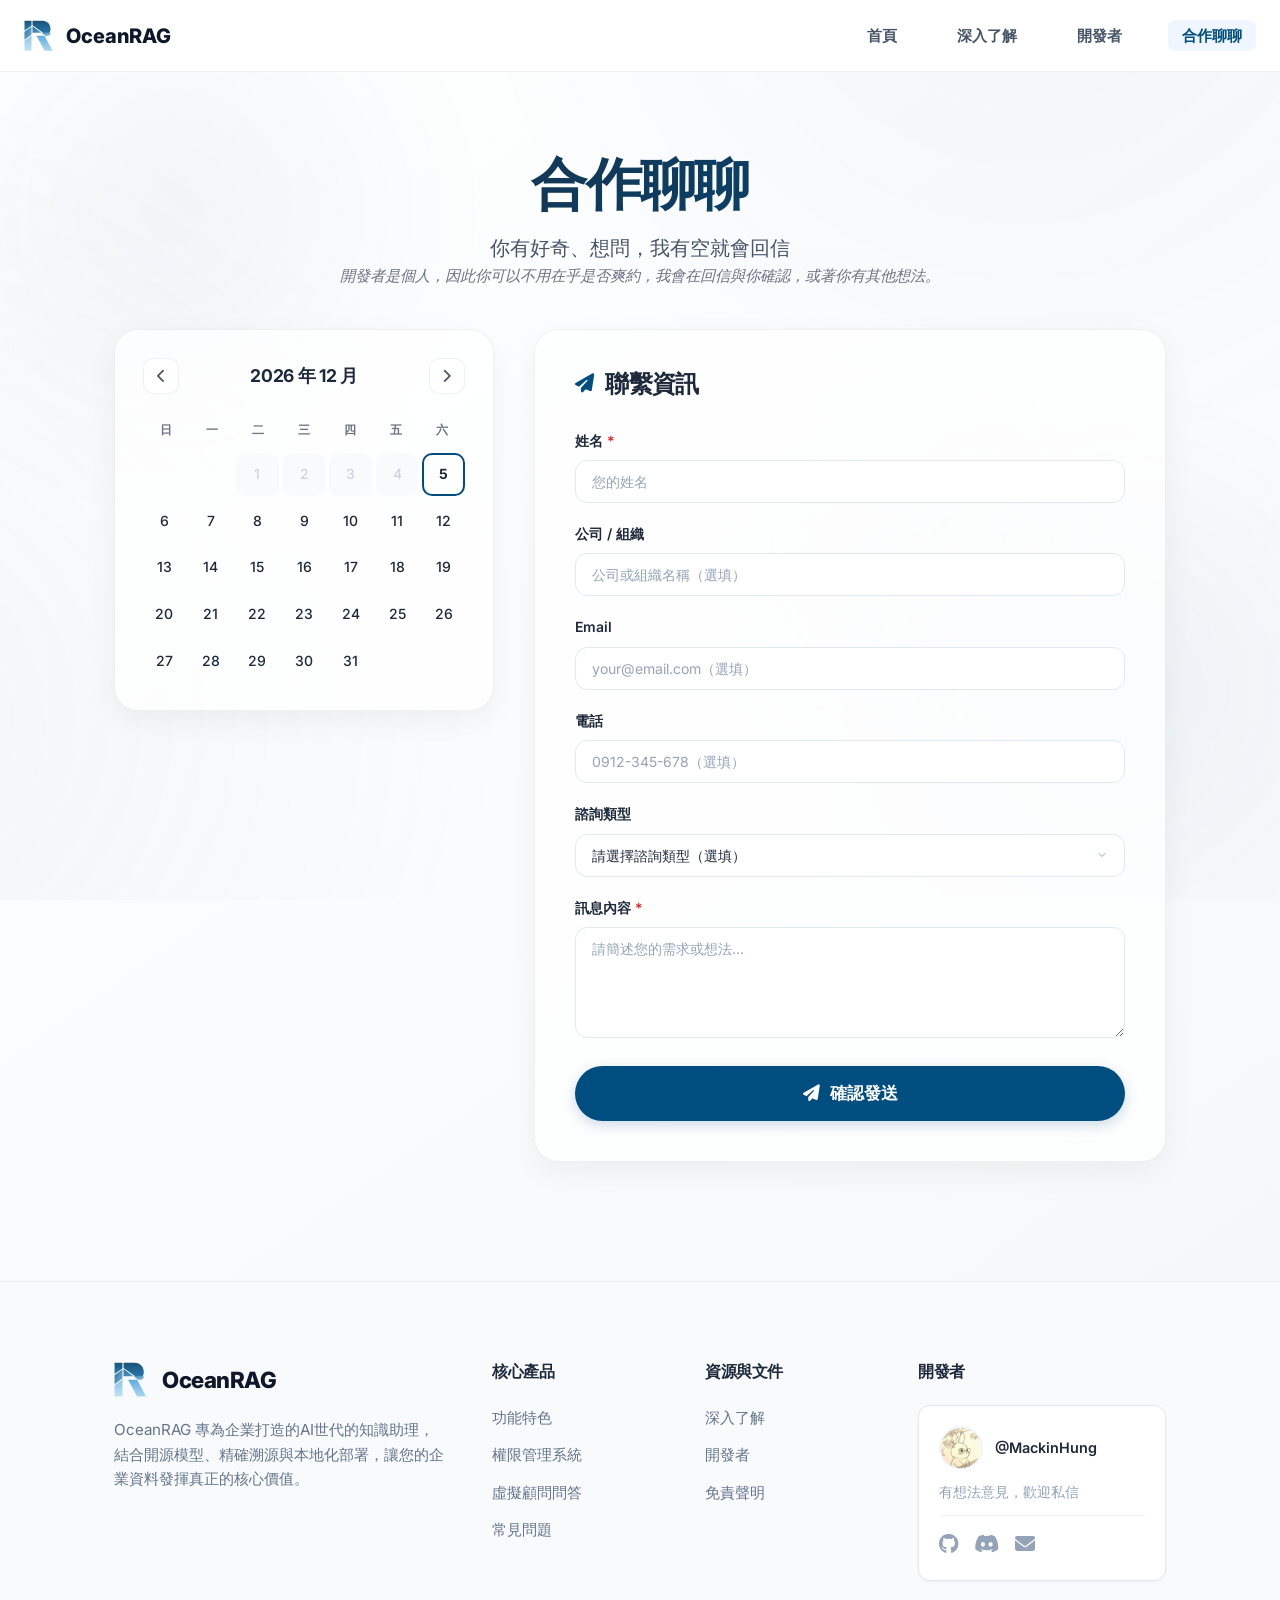
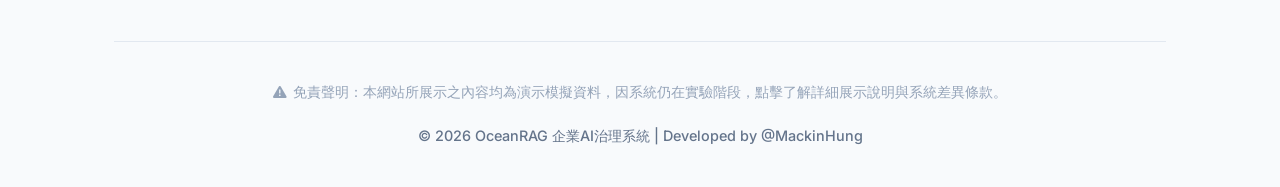
<file: contact.html>
<!DOCTYPE html>
<html lang="zh-Hant-TW">

<head>
  <meta charset="UTF-8">
  <meta name="viewport" content="width=device-width, initial-scale=1.0">
  <title>合作聊聊 — OceanRAG 企業安全 AI 顧問</title>
  <meta name="description" content="對 OceanRAG 有好奇、有問題？隨時留個訊息，開發者有空就會回信。">
  <link rel="icon" href="/favicon.svg" type="image/svg+xml">
  <link rel="icon" href="/favicon.ico" sizes="32x32">
  <link rel="apple-touch-icon" href="/apple-touch-icon.png">
  <link rel="manifest" href="/site.webmanifest">
  <meta name="theme-color" content="#004d80">
  <link rel="canonical" href="https://oceanrag-site.pages.dev/contact.html">
  <meta property="og:type" content="website">
  <meta property="og:title" content="合作聊聊 — OceanRAG 企業安全 AI 顧問">
  <meta property="og:description" content="對 OceanRAG 有好奇、有問題？隨時留個訊息，開發者有空就會回信。">
  <meta property="og:url" content="https://oceanrag-site.pages.dev/contact.html">
  <meta property="og:image" content="https://oceanrag-site.pages.dev/og-image.png">
  <meta property="og:locale" content="zh_TW">
  <meta property="og:site_name" content="OceanRAG">
  <meta name="twitter:card" content="summary_large_image">
  <meta name="twitter:title" content="合作聊聊 — OceanRAG 企業安全 AI 顧問">
  <meta name="twitter:description" content="對 OceanRAG 有好奇、有問題？隨時留個訊息，開發者有空就會回信。">
  <meta name="twitter:image" content="https://oceanrag-site.pages.dev/og-image.png">
  <link rel="preconnect" href="https://fonts.googleapis.com">
  <link href="https://fonts.googleapis.com/css2?family=Inter:wght@400;500;600;700;800&display=swap" rel="stylesheet">
  <link rel="preconnect" href="https://cdnjs.cloudflare.com" crossorigin>
  <link rel="stylesheet" href="https://cdnjs.cloudflare.com/ajax/libs/font-awesome/6.5.1/css/all.min.css">
  <link rel="stylesheet" href="style.css">
  <link rel="stylesheet" href="contact.css">
  <link rel="stylesheet" href="accessibility.css">
</head>

<body>
  <a href="#main" class="skip-link">跳到主要內容</a>
  <div class="mesh-bg"></div>
  <div class="ambient-bg">
    <div class="ambient-blob"></div>
    <div class="ambient-blob"></div>
    <div class="ambient-blob"></div>
  </div>

  <!-- Navigation Header -->
  <header class="header">
    <div class="container">
      <a href="index.html" class="header-logo">
        <img src="OceanRAG-LOG.svg" alt="OceanRAG Icon" width="32" height="32">
        <span>OceanRAG</span>
      </a>
      <nav>
        <ul class="nav-links" id="navLinks">
          <li><a href="index.html">首頁</a></li>
          <li><a href="docs.html">深入了解</a></li>
          <li><a href="developer.html">開發者</a></li>
          <li><a href="contact.html" class="active-nav">合作聊聊</a></li>
        </ul>
      </nav>
      <div class="menu-toggle" id="menuToggle">
        <span></span>
        <span></span>
        <span></span>
      </div>
    </div>
  </header>

  <main id="main">
  <!-- Hero -->
  <section class="contact-hero reveal-wrapper">
    <div class="container reveal-item">
      <h1 class="gradient-text">合作聊聊</h1>
      <p>你有好奇、想問，我有空就會回信</p>
      <p class="contact-note">開發者是個人，因此你可以不用在乎是否爽約，我會在回信與你確認，或著你有其他想法。</p>
    </div>
  </section>

  <!-- Main Content -->
  <section class="contact-main reveal-wrapper">
    <div class="container">
      <div class="contact-grid reveal-item">

        <!-- Left: Calendar + Time Slots -->
        <div class="contact-left">
          <div class="calendar-card">
            <div class="calendar-header">
              <button class="cal-nav" id="calPrev" aria-label="上個月">
                <i class="fa-solid fa-chevron-left"></i>
              </button>
              <div class="cal-title" id="calTitle"></div>
              <button class="cal-nav" id="calNext" aria-label="下個月">
                <i class="fa-solid fa-chevron-right"></i>
              </button>
            </div>
            <div class="calendar-weekdays">
              <span>日</span><span>一</span><span>二</span><span>三</span><span>四</span><span>五</span><span>六</span>
            </div>
            <div class="calendar-days" id="calDays"></div>
          </div>

          <!-- Time Slots (hidden until date selected) -->
          <div class="timeslot-card" id="timeslotCard" style="display: none;">
            <div class="timeslot-title" id="timeslotTitle"></div>
            <div class="timeslot-grid" id="timeslotGrid"></div>
          </div>
        </div>

        <!-- Right: Contact Form -->
        <div class="contact-right">
          <div class="form-card">
            <h2 class="form-title">
              <i class="fa-solid fa-paper-plane"></i>
              聯繫資訊
            </h2>

            <form id="contactForm" novalidate>
              <!-- Selected datetime display -->
              <div class="selected-datetime" id="selectedDatetime" style="display: none;">
                <i class="fa-regular fa-calendar-check"></i>
                <span id="selectedDatetimeText"></span>
              </div>

              <div class="form-group">
                <label for="contactName">姓名 <span class="required">*</span></label>
                <input type="text" id="contactName" placeholder="您的姓名" required>
              </div>

              <div class="form-group">
                <label for="contactCompany">公司 / 組織</label>
                <input type="text" id="contactCompany" placeholder="公司或組織名稱（選填）">
              </div>

              <div class="form-group">
                <label for="contactEmail">Email</label>
                <input type="email" id="contactEmail" placeholder="your@email.com（選填）">
              </div>

              <div class="form-group">
                <label for="contactPhone">電話</label>
                <input type="tel" id="contactPhone" placeholder="0912-345-678（選填）" pattern="[0-9\-+()]{7,20}">
              </div>

              <div class="form-group">
                <label for="contactType">諮詢類型</label>
                <select id="contactType">
                  <option value="" disabled selected>請選擇諮詢類型（選填）</option>
                  <option value="POC預約">POC 預約</option>
                  <option value="產品展示">產品展示</option>
                  <option value="部署諮詢">部署諮詢</option>
                  <option value="技術問題">技術問題</option>
                  <option value="其他">其他</option>
                </select>
              </div>

              <div class="form-group">
                <label for="contactMessage">訊息內容 <span class="required">*</span></label>
                <textarea id="contactMessage" rows="5" placeholder="請簡述您的需求或想法..." required></textarea>
              </div>

              <button type="submit" class="btn-submit" id="submitBtn">
                <i class="fa-solid fa-paper-plane"></i>
                確認發送
              </button>
            </form>

            <!-- Success notice (hidden) -->
            <div class="submit-notice" id="submitNotice" style="display: none;">
              <i class="fa-solid fa-circle-check"></i>
              <p></p>
            </div>
          </div>
        </div>

      </div>
    </div>
  </section>
  </main>

  <!-- Footer -->
  <footer class="footer">
    <div class="container">
      <div class="footer-grid">
        <div class="footer-col">
          <div class="footer-brand">
            <div style="display: flex; align-items: center; gap: 12px; margin-bottom: 20px;">
              <img src="OceanRAG-LOG.svg" alt="OceanRAG Logo" width="36" height="36">
              <span style="font-size: 1.4rem; font-weight: 800; color: #0f172a; letter-spacing: -0.5px;">OceanRAG</span>
            </div>
            <p style="color: #64748b; font-size: 0.95rem; line-height: 1.6;">OceanRAG
              專為企業打造的AI世代的知識助理，結合開源模型、精確溯源與本地化部署，讓您的企業資料發揮真正的核心價值。</p>
          </div>
        </div>
        <div class="footer-col">
          <h4 class="footer-title">核心產品</h4>
          <ul class="footer-links">
            <li><a href="index.html#features">功能特色</a></li>
            <li><a href="index.html#permission">權限管理系統</a></li>
            <li><a href="contact.html">虛擬顧問問答</a></li>
            <li><a href="index.html#faq">常見問題</a></li>
          </ul>
        </div>
        <div class="footer-col">
          <h4 class="footer-title">資源與文件</h4>
          <ul class="footer-links">
            <li><a href="docs.html">深入了解</a></li>
            <li><a href="developer.html">開發者</a></li>
            <li><a href="disclaimer.html">免責聲明</a></li>
          </ul>
        </div>
        <div class="footer-col">
          <h4 class="footer-title">開發者</h4>
          <div class="developer-card">
            <div style="display: flex; align-items: center; gap: 12px; margin-bottom: 12px;">
              <img src="devloppp.jpg" alt="Developer Avatar" class="developer-avatar" loading="lazy" width="44" height="44" decoding="async">
              <div style="font-size: 0.9rem; font-weight: 600; color: #1e293b;">@MackinHung</div>
            </div>
            <p style="font-size: 0.85rem; color: #94a3b8; margin-bottom: 12px;">有想法意見，歡迎私信</p>
            <div class="developer-socials">
              <a href="https://github.com/MackinHung" target="_blank" rel="noopener noreferrer" title="GitHub"><i
                  class="fa-brands fa-github"></i></a>
              <a href="#" target="_blank" rel="noopener noreferrer" title="Discord"><i class="fa-brands fa-discord"></i></a>
              <a href="mailto:mackinhung@gmail.com" title="Email"><i class="fa-solid fa-envelope"></i></a>
            </div>
          </div>
        </div>
      </div>
      <div class="footer-bottom">
        <div class="footer-legal">
          <a href="disclaimer.html"
            style="color: inherit; text-decoration: none; display: flex; align-items: center; justify-content: center; transition: color 0.2s;">
            <i class="fa-solid fa-triangle-exclamation" style="margin-right: 6px; color: #94a3b8;"></i>
            <span>免責聲明：本網站所展示之內容均為演示模擬資料，因系統仍在實驗階段，點擊了解詳細展示說明與系統差異條款。</span>
          </a>
        </div>
        <div class="footer-copyright">
          &copy; 2026 OceanRAG 企業AI治理系統 | Developed by @MackinHung
        </div>
      </div>
    </div>
  </footer>

  <script src="contact.js"></script>
  <script src="script.js"></script>
</body>

</html>
</file>
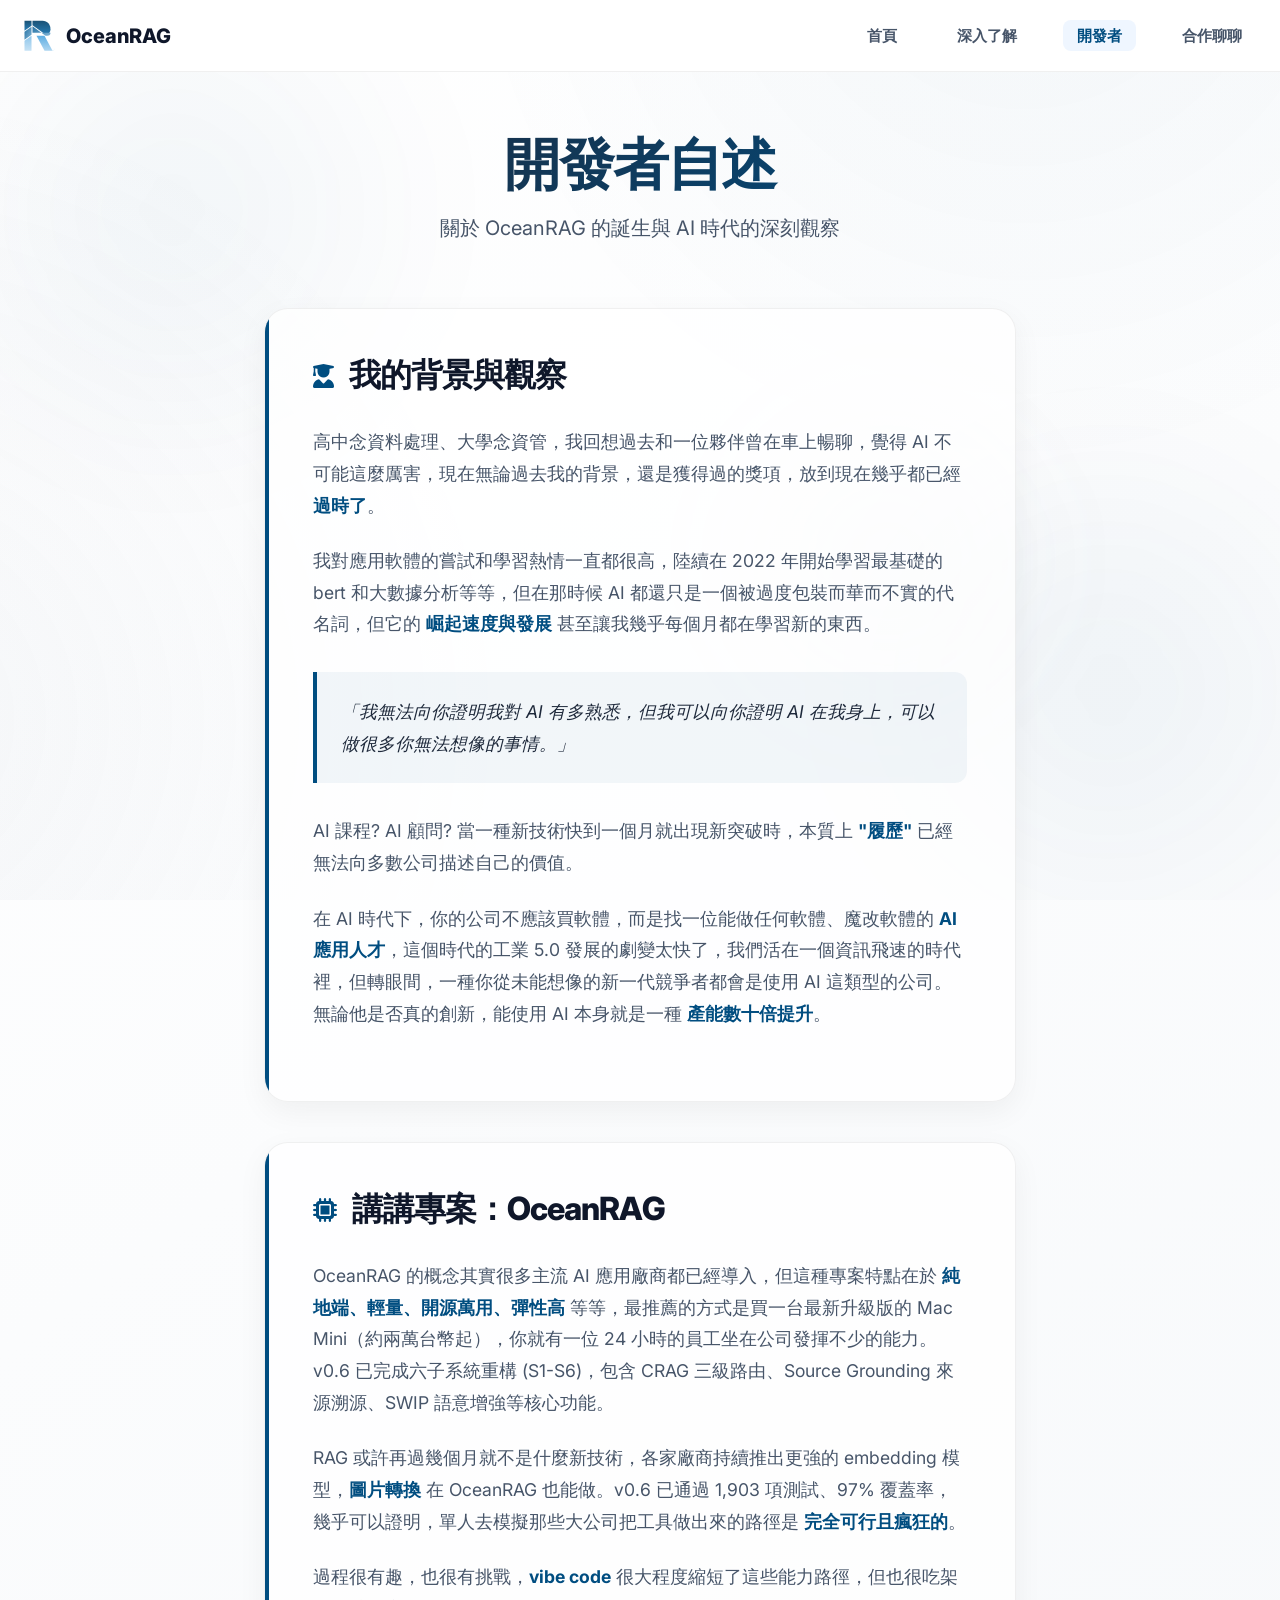
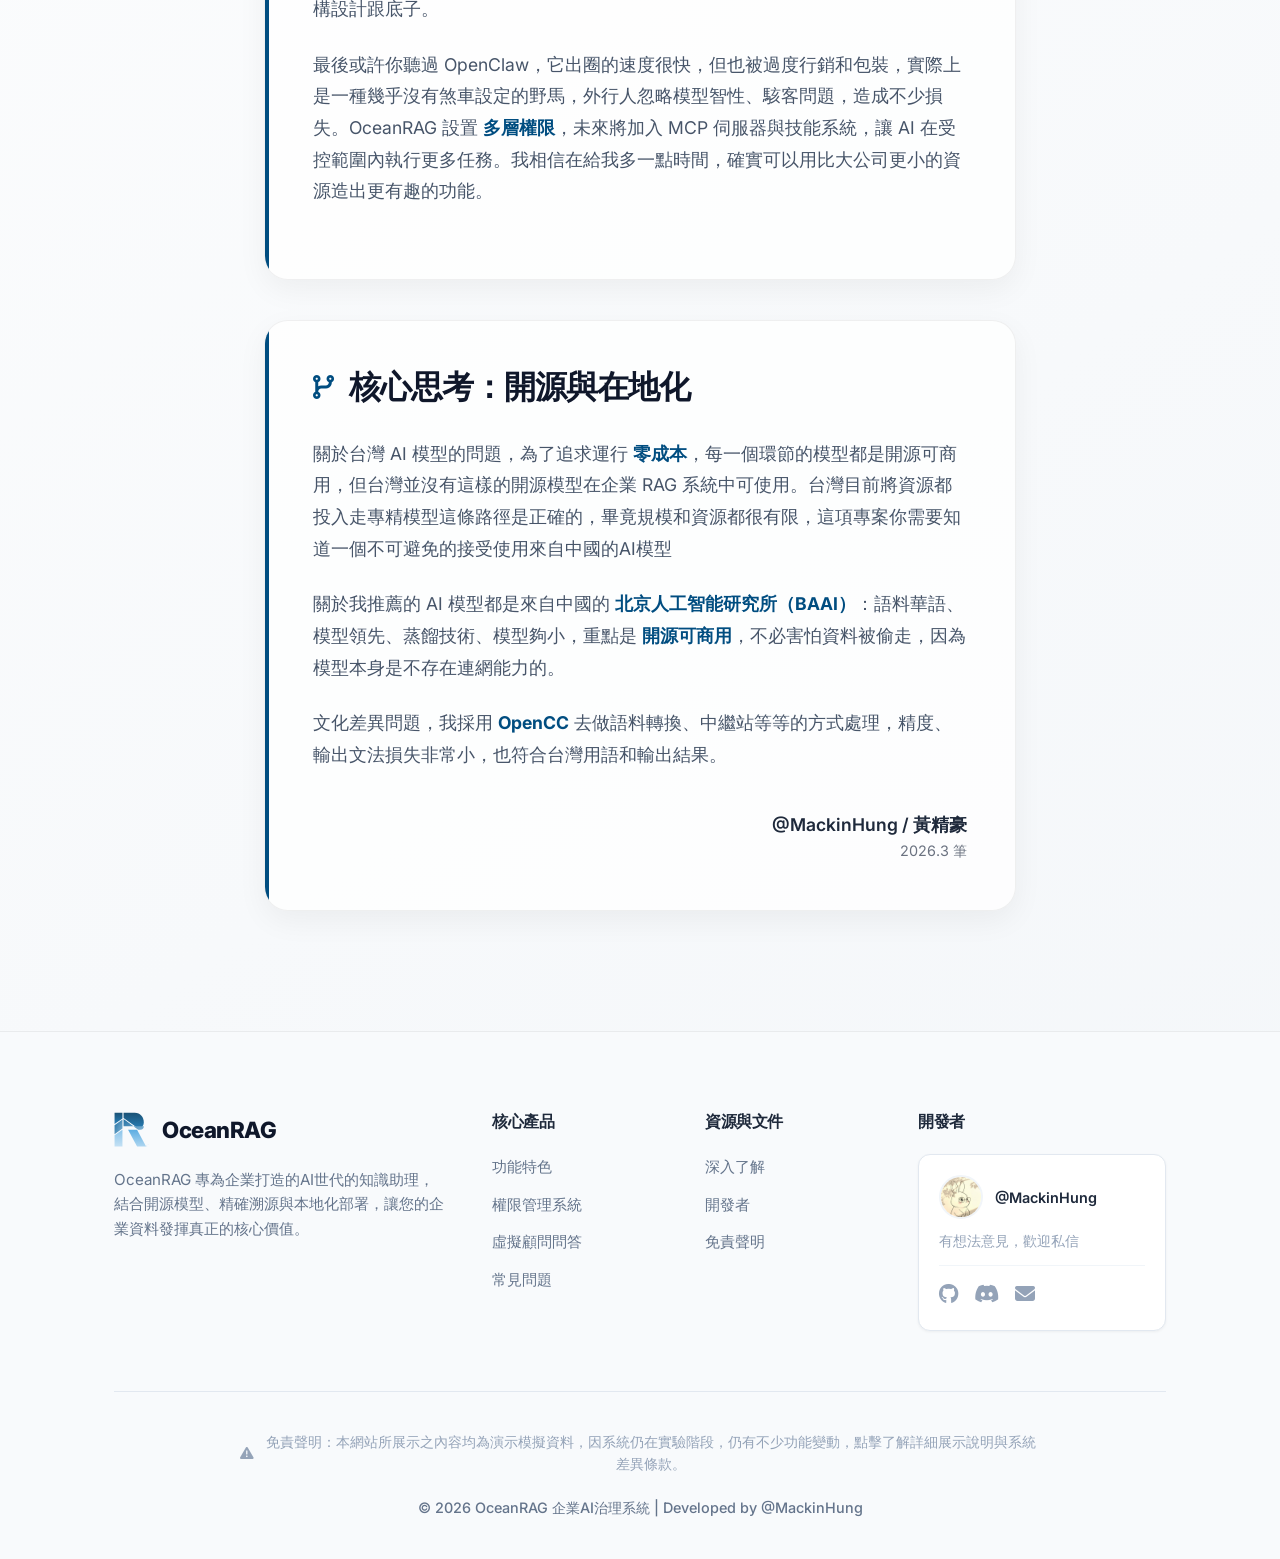
<file: developer.html>
<!DOCTYPE html>
<html lang="zh-Hant-TW">

<head>
  <meta charset="UTF-8">
  <meta name="viewport" content="width=device-width, initial-scale=1.0">
  <title>開發者自述 — OceanRAG 企業安全 AI 顧問</title>
  <meta name="description" content="OceanRAG 開發者自述：探索 AI 時代下的企業數位轉型與開發者心路歷程。">
  <link rel="icon" href="/favicon.svg" type="image/svg+xml">
  <link rel="icon" href="/favicon.ico" sizes="32x32">
  <link rel="apple-touch-icon" href="/apple-touch-icon.png">
  <link rel="manifest" href="/site.webmanifest">
  <meta name="theme-color" content="#004d80">
  <link rel="canonical" href="https://oceanrag-site.pages.dev/developer.html">
  <meta property="og:type" content="website">
  <meta property="og:title" content="開發者自述 — OceanRAG 企業安全 AI 顧問">
  <meta property="og:description" content="OceanRAG 開發者自述：探索 AI 時代下的企業數位轉型與開發者心路歷程。">
  <meta property="og:url" content="https://oceanrag-site.pages.dev/developer.html">
  <meta property="og:image" content="https://oceanrag-site.pages.dev/og-image.png">
  <meta property="og:locale" content="zh_TW">
  <meta property="og:site_name" content="OceanRAG">
  <meta name="twitter:card" content="summary_large_image">
  <meta name="twitter:title" content="開發者自述 — OceanRAG 企業安全 AI 顧問">
  <meta name="twitter:description" content="OceanRAG 開發者自述：探索 AI 時代下的企業數位轉型與開發者心路歷程。">
  <meta name="twitter:image" content="https://oceanrag-site.pages.dev/og-image.png">
  <link rel="preconnect" href="https://fonts.googleapis.com">
  <link href="https://fonts.googleapis.com/css2?family=Inter:wght@400;500;600;700;800&display=swap" rel="stylesheet">
  <link rel="preconnect" href="https://cdnjs.cloudflare.com" crossorigin>
  <link rel="stylesheet" href="https://cdnjs.cloudflare.com/ajax/libs/font-awesome/6.5.1/css/all.min.css">
  <link rel="stylesheet" href="style.css">
  <style>
    .dev-content {
      max-width: 800px;
      margin: 60px auto 120px;
      padding: 0 24px;
    }

    .dev-section {
      background: var(--glass-bg);
      backdrop-filter: blur(12px);
      -webkit-backdrop-filter: blur(12px);
      border: 1px solid var(--glass-border);
      border-radius: var(--radius-xl);
      padding: 48px;
      margin-bottom: 40px;
      box-shadow: var(--shadow-md);
      position: relative;
      overflow: hidden;
    }

    .dev-section::before {
      content: '';
      position: absolute;
      top: 0;
      left: 0;
      width: 4px;
      height: 100%;
      background: var(--accent-base);
    }

    .dev-section h2 {
      font-size: 2rem;
      margin-bottom: 32px;
      display: flex;
      align-items: center;
      gap: 16px;
    }

    .dev-section h2 i {
      color: var(--accent-base);
      font-size: 1.5rem;
    }

    .dev-text {
      font-size: 1.1rem;
      line-height: 1.8;
      color: var(--text-secondary);
    }

    .dev-text p {
      margin-bottom: 24px;
    }

    .highlight-box {
      background: rgba(0, 77, 128, 0.05);
      border-left: 4px solid var(--accent-base);
      padding: 24px;
      margin: 32px 0;
      border-radius: 0 12px 12px 0;
      font-style: italic;
      color: var(--text-main);
    }

    .author-info {
      text-align: right;
      margin-top: 40px;
      font-size: 1.1rem;
      font-weight: 600;
      color: var(--text-main);
    }

    .author-date {
      font-size: 0.9rem;
      color: var(--text-muted);
      font-weight: 400;
      display: block;
    }

    .accent-text {
      color: var(--accent-base);
      font-weight: 700;
    }

    @media (max-width: 600px) {
      .dev-section {
        padding: 32px 20px;
      }

      .dev-section h2 {
        font-size: 1.5rem;
      }
    }
  </style>
  <link rel="stylesheet" href="accessibility.css">
</head>

<body>
  <a href="#main" class="skip-link">跳到主要內容</a>
  <div class="mesh-bg"></div>
  <div class="ambient-bg">
    <div class="ambient-blob"></div>
    <div class="ambient-blob"></div>
    <div class="ambient-blob"></div>
  </div>

  <!-- Navigation Header -->
  <header class="header">
    <div class="container">
      <a href="index.html" class="header-logo">
        <img src="OceanRAG-LOG.svg" alt="OceanRAG Icon" width="32" height="32">
        <span>OceanRAG</span>
      </a>
      <nav>
        <ul class="nav-links" id="navLinks">
          <li><a href="index.html">首頁</a></li>
          <li><a href="docs.html">深入了解</a></li>
          <li><a href="developer.html" class="active-nav">開發者</a></li>
          <li><a href="contact.html">合作聊聊</a></li>
        </ul>
      </nav>
      <div class="menu-toggle" id="menuToggle">
        <span></span>
        <span></span>
        <span></span>
      </div>
    </div>
  </header>

  <main id="main" class="dev-content reveal-wrapper visible">
    <div class="section-header reveal-item" style="opacity: 1; transform: translateY(0);">
      <h1 class="gradient-text" style="font-size: 3.5rem; margin-bottom: 16px;">開發者自述</h1>
      <p style="font-size: 1.25rem;">關於 OceanRAG 的誕生與 AI 時代的深刻觀察</p>
    </div>

    <!-- 1. 開發者背景與心路歷程 -->
    <div class="dev-section reveal-item" style="opacity: 1; transform: translateY(0); transition-delay: 0.1s;">
      <h2><i class="fa-solid fa-user-graduate"></i> 我的背景與觀察</h2>
      <div class="dev-text">
        <p>高中念資料處理、大學念資管，我回想過去和一位夥伴曾在車上暢聊，覺得 AI 不可能這麼厲害，現在無論過去我的背景，還是獲得過的獎項，放到現在幾乎都已經 <span
            class="accent-text">過時了</span>。</p>

        <p>我對應用軟體的嘗試和學習熱情一直都很高，陸續在 2022 年開始學習最基礎的 bert 和大數據分析等等，但在那時候 AI 都還只是一個被過度包裝而華而不實的代名詞，但它的 <span
            class="accent-text">崛起速度與發展</span> 甚至讓我幾乎每個月都在學習新的東西。</p>

        <div class="highlight-box">
          「我無法向你證明我對 AI 有多熟悉，但我可以向你證明 AI 在我身上，可以做很多你無法想像的事情。」
        </div>

        <p>AI 課程? AI 顧問? 當一種新技術快到一個月就出現新突破時，本質上 <span class="accent-text">"履歷"</span> 已經無法向多數公司描述自己的價值。</p>

        <p>在 AI 時代下，你的公司不應該買軟體，而是找一位能做任何軟體、魔改軟體的 <span class="accent-text">AI 應用人才</span>，這個時代的工業 5.0
          發展的劇變太快了，我們活在一個資訊飛速的時代裡，但轉眼間，一種你從未能想像的新一代競爭者都會是使用 AI 這類型的公司。無論他是否真的創新，能使用 AI 本身就是一種 <span
            class="accent-text">產能數十倍提升</span>。</p>
      </div>
    </div>

    <!-- 2. OceanRAG 專案特點 -->
    <div class="dev-section reveal-item" style="opacity: 1; transform: translateY(0); transition-delay: 0.2s;">
      <h2><i class="fa-solid fa-microchip"></i> 講講專案：OceanRAG</h2>
      <div class="dev-text">
        <p>OceanRAG 的概念其實很多主流 AI 應用廠商都已經導入，但這種專案特點在於 <span class="accent-text">純地端、輕量、開源萬用、彈性高</span> 等等，最推薦的方式是買一台最新升級版的
          Mac Mini（約兩萬台幣起），你就有一位 24 小時的員工坐在公司發揮不少的能力。v0.6 已完成六子系統重構 (S1-S6)，包含 CRAG 三級路由、Source Grounding 來源溯源、SWIP 語意增強等核心功能。</p>

        <p>RAG 或許再過幾個月就不是什麼新技術，各家廠商持續推出更強的 embedding 模型，<span class="accent-text">圖片轉換</span> 在 OceanRAG
          也能做。v0.6 已通過 1,903 項測試、97% 覆蓋率，幾乎可以證明，單人去模擬那些大公司把工具做出來的路徑是 <span class="accent-text">完全可行且瘋狂的</span>。</p>

        <p>過程很有趣，也很有挑戰，<span class="accent-text">vibe code</span> 很大程度縮短了這些能力路徑，但也很吃架構設計跟底子。</p>

        <p>最後或許你聽過 OpenClaw，它出圈的速度很快，但也被過度行銷和包裝，實際上是一種幾乎沒有煞車設定的野馬，外行人忽略模型智性、駭客問題，造成不少損失。OceanRAG 設置 <span
            class="accent-text">多層權限</span>，未來將加入 MCP 伺服器與技能系統，讓 AI 在受控範圍內執行更多任務。我相信在給我多一點時間，確實可以用比大公司更小的資源造出更有趣的功能。</p>
      </div>
    </div>

    <!-- 3. 台灣 AI 模型問題與解決方案 -->
    <div class="dev-section reveal-item" style="opacity: 1; transform: translateY(0); transition-delay: 0.3s;">
      <h2><i class="fa-solid fa-code-branch"></i> 核心思考：開源與在地化</h2>
      <div class="dev-text">
        <p>關於台灣 AI 模型的問題，為了追求運行 <span class="accent-text">零成本</span>，每一個環節的模型都是開源可商用，但台灣並沒有這樣的開源模型在企業 RAG 系統中可使用。台灣目前將資源都投入走專精模型這條路徑是正確的，畢竟規模和資源都很有限，這項專案你需要知道一個不可避免的接受使用來自中國的AI模型</p>

        <p>關於我推薦的 AI 模型都是來自中國的 <span class="accent-text">北京人工智能研究所（BAAI）</span>：語料華語、模型領先、蒸餾技術、模型夠小，重點是 <span
            class="accent-text">開源可商用</span>，不必害怕資料被偷走，因為模型本身是不存在連網能力的。</p>

        <p>文化差異問題，我採用 <span class="accent-text">OpenCC</span> 去做語料轉換、中繼站等等的方式處理，精度、輸出文法損失非常小，也符合台灣用語和輸出結果。</p>
      </div>

      <div class="author-info">
        @MackinHung / 黃精豪
        <span class="author-date">2026.3 筆</span>
      </div>
    </div>
  </main>

  <!-- Footer -->
  <footer class="footer">
    <div class="container">
      <div class="footer-grid">
        <!-- Column 1: Brand -->
        <div class="footer-col">
          <div class="footer-brand">
            <div style="display: flex; align-items: center; gap: 12px; margin-bottom: 20px;">
              <img src="OceanRAG-LOG.svg" alt="OceanRAG Logo" width="36" height="36">
              <span style="font-size: 1.4rem; font-weight: 800; color: #0f172a; letter-spacing: -0.5px;">OceanRAG</span>
            </div>
            <p style="color: #64748b; font-size: 0.95rem; line-height: 1.6;">OceanRAG
              專為企業打造的AI世代的知識助理，結合開源模型、精確溯源與本地化部署，讓您的企業資料發揮真正的核心價值。</p>
          </div>
        </div>

        <!-- Column 2: Navigation -->
        <div class="footer-col">
          <h4 class="footer-title">核心產品</h4>
          <ul class="footer-links">
            <li><a href="index.html#features">功能特色</a></li>
            <li><a href="index.html#permission">權限管理系統</a></li>
            <li><a href="contact.html">虛擬顧問問答</a></li>
            <li><a href="index.html#faq">常見問題</a></li>
          </ul>
        </div>

        <!-- Column 3: Resources -->
        <div class="footer-col">
          <h4 class="footer-title">資源與文件</h4>
          <ul class="footer-links">
            <li><a href="docs.html">深入了解</a></li>
            <li><a href="developer.html">開發者</a></li>
            <li><a href="disclaimer.html">免責聲明</a></li>
          </ul>
        </div>

        <!-- Column 4: Development -->
        <div class="footer-col">
          <h4 class="footer-title">開發者</h4>
          <div class="developer-card">
            <div style="display: flex; align-items: center; gap: 12px; margin-bottom: 12px;">
              <img src="devloppp.jpg" alt="Developer Avatar" class="developer-avatar" loading="lazy" width="44" height="44" decoding="async">
              <div style="font-size: 0.9rem; font-weight: 600; color: #1e293b;">@MackinHung</div>
            </div>
            <p style="font-size: 0.85rem; color: #94a3b8; margin-bottom: 12px;">有想法意見，歡迎私信</p>
            <div class="developer-socials">
              <a href="https://github.com/MackinHung" target="_blank" rel="noopener noreferrer" title="GitHub"><i
                  class="fa-brands fa-github"></i></a>
              <a href="#" target="_blank" rel="noopener noreferrer" title="Discord"><i class="fa-brands fa-discord"></i></a>
              <a href="mailto:mackinhung@gmail.com" title="Email"><i class="fa-solid fa-envelope"></i></a>
            </div>
          </div>
        </div>
      </div>

      <!-- Footer Bottom -->
      <div class="footer-bottom">
        <div class="footer-legal">
          <a href="disclaimer.html"
            style="color: inherit; text-decoration: none; display: flex; align-items: center; justify-content: center; transition: color 0.2s;">
            <i class="fa-solid fa-triangle-exclamation" style="margin-right: 8px; color: #94a3b8;"></i>
            <span>免責聲明：本網站所展示之內容均為演示模擬資料，因系統仍在實驗階段，仍有不少功能變動，點擊了解詳細展示說明與系統差異條款。</span>
          </a>
        </div>
        <div class="footer-copyright">
          &copy; 2026 OceanRAG 企業AI治理系統 | Developed by @MackinHung
        </div>
      </div>
    </div>
  </footer>

  <script src="script.js"></script>
</body>

</html>
</file>
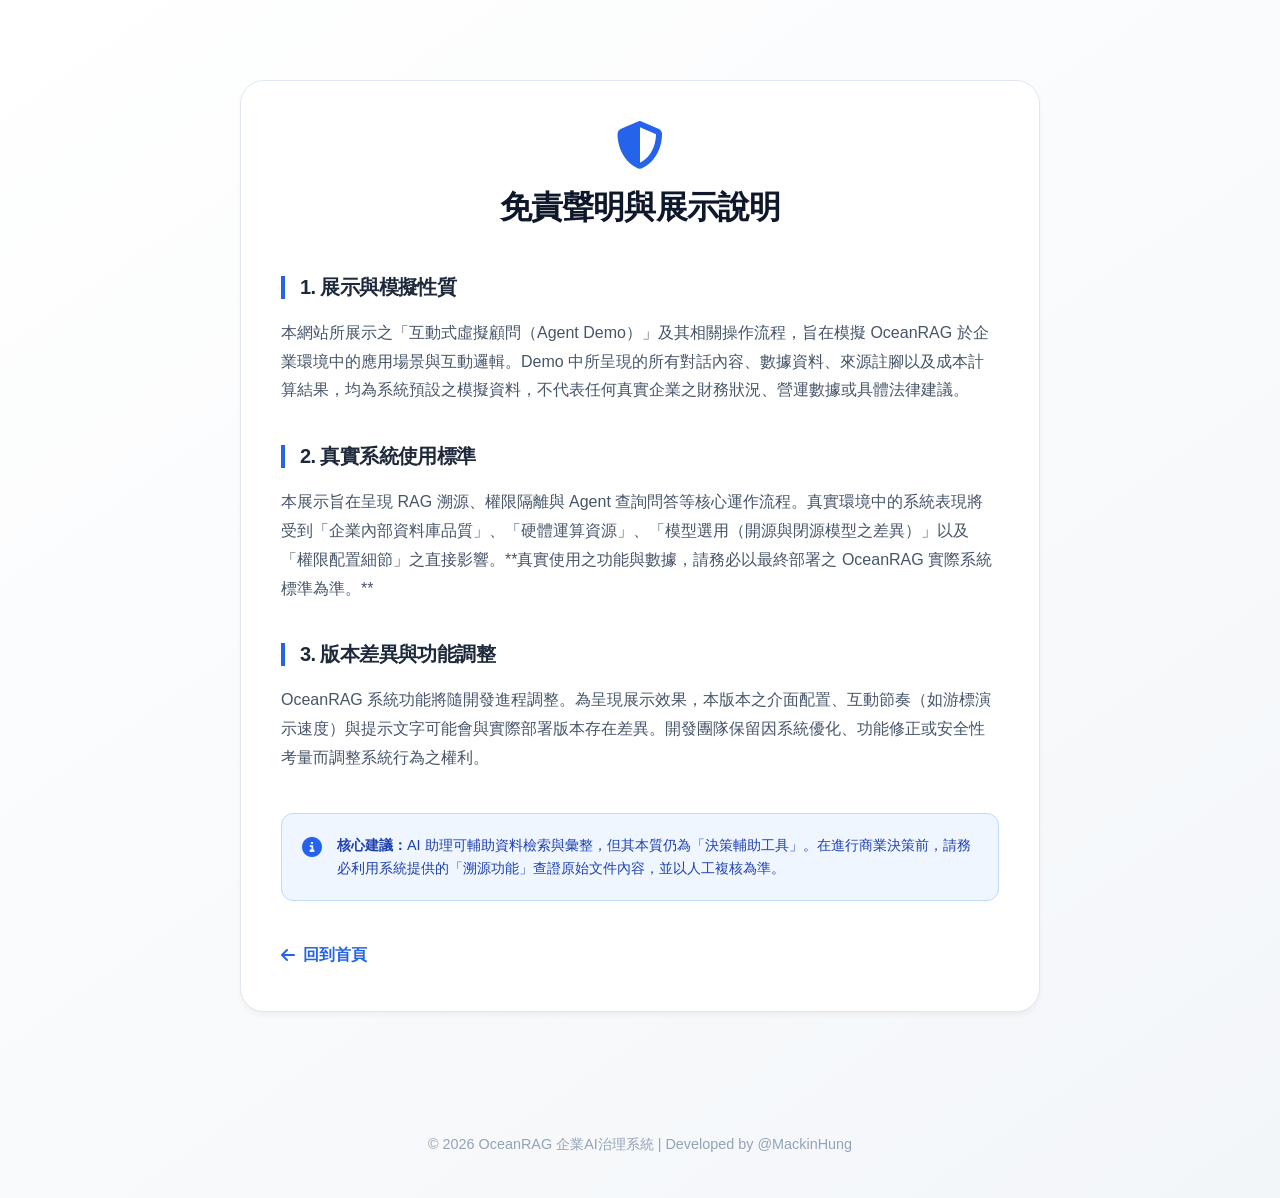
<file: disclaimer.html>
<!DOCTYPE html>
<html lang="zh-Hant-TW">

<head>
    <meta charset="UTF-8">
    <meta name="viewport" content="width=device-width, initial-scale=1.0">
    <meta name="description" content="OceanRAG 免責聲明與展示說明：Demo 中呈現的資料均為模擬資料。">
    <link rel="icon" href="/favicon.svg" type="image/svg+xml">
    <link rel="icon" href="/favicon.ico" sizes="32x32">
    <link rel="apple-touch-icon" href="/apple-touch-icon.png">
    <link rel="manifest" href="/site.webmanifest">
    <meta name="theme-color" content="#004d80">
    <link rel="canonical" href="https://oceanrag-site.pages.dev/disclaimer.html">
    <meta property="og:type" content="website">
    <meta property="og:title" content="免責聲明與展示說明 | OceanRAG 企業AI治理系統">
    <meta property="og:description" content="OceanRAG 免責聲明與展示說明：Demo 中呈現的資料均為模擬資料。">
    <meta property="og:url" content="https://oceanrag-site.pages.dev/disclaimer.html">
    <meta property="og:image" content="https://oceanrag-site.pages.dev/og-image.png">
    <meta property="og:locale" content="zh_TW">
    <meta property="og:site_name" content="OceanRAG">
    <meta name="twitter:card" content="summary_large_image">
    <meta name="twitter:title" content="免責聲明與展示說明 | OceanRAG 企業AI治理系統">
    <meta name="twitter:description" content="OceanRAG 免責聲明與展示說明：Demo 中呈現的資料均為模擬資料。">
    <meta name="twitter:image" content="https://oceanrag-site.pages.dev/og-image.png">
    <title>免責聲明與展示說明 | OceanRAG 企業AI治理系統</title>
    <link rel="stylesheet" href="style.css">
    <link rel="preconnect" href="https://cdnjs.cloudflare.com" crossorigin>
    <link rel="stylesheet" href="https://cdnjs.cloudflare.com/ajax/libs/font-awesome/6.5.1/css/all.min.css">
    <style>
        :root {
            --bg-disclaimer: #f8fafc;
            --text-main: #1e293b;
            --text-sub: #475569;
            --accent: #2563eb;
        }

        body {
            background-color: var(--bg-disclaimer);
            color: var(--text-main);
            font-family: 'Inter', -apple-system, BlinkMacSystemFont, "Segoe UI", Roboto, sans-serif;
            line-height: 1.8;
            margin: 0;
            padding: 0;
        }

        .disclaimer-container {
            max-width: 800px;
            margin: 80px auto;
            padding: 40px;
            background: white;
            border-radius: 24px;
            border: 1px solid #e2e8f0;
            box-shadow: 0 4px 6px -1px rgba(0, 0, 0, 0.05);
        }

        .header-section {
            text-align: center;
            margin-bottom: 50px;
        }

        .header-section i {
            font-size: 3rem;
            color: var(--accent);
            margin-bottom: 20px;
        }

        .header-section h1 {
            font-size: 2rem;
            font-weight: 800;
            color: #0f172a;
            margin: 0;
        }

        .policy-section {
            margin-bottom: 40px;
        }

        .policy-section h2 {
            font-size: 1.25rem;
            color: #1e293b;
            border-left: 4px solid var(--accent);
            padding-left: 15px;
            margin-bottom: 20px;
        }

        .policy-content {
            color: var(--text-sub);
            font-size: 1rem;
        }

        .alert-box {
            background: #eff6ff;
            border: 1px solid #bfdbfe;
            padding: 20px;
            border-radius: 12px;
            display: flex;
            gap: 15px;
            margin-top: 20px;
        }

        .alert-box i {
            color: var(--accent);
            font-size: 1.25rem;
            margin-top: 3px;
        }

        .back-home {
            display: inline-flex;
            align-items: center;
            gap: 8px;
            margin-top: 40px;
            color: var(--accent);
            text-decoration: none;
            font-weight: 600;
            transition: gap 0.2s;
        }

        .back-home:hover {
            gap: 12px;
        }

        footer {
            text-align: center;
            padding: 40px;
            color: #94a3b8;
            font-size: 0.9rem;
        }
    </style>
    <link rel="stylesheet" href="accessibility.css">
</head>

<body>
    <a href="#main" class="skip-link">跳到主要內容</a>

    <main id="main">
    <div class="disclaimer-container">
        <div class="header-section">
            <i class="fa-solid fa-shield-halved"></i>
            <h1>免責聲明與展示說明</h1>
        </div>

        <div class="policy-section">
            <h2>1. 展示與模擬性質</h2>
            <div class="policy-content">
                本網站所展示之「互動式虛擬顧問（Agent Demo）」及其相關操作流程，旨在模擬 OceanRAG 於企業環境中的應用場景與互動邏輯。Demo 中所呈現的所有對話內容、數據資料、來源註腳以及成本計算結果，均為系統預設之模擬資料，不代表任何真實企業之財務狀況、營運數據或具體法律建議。
            </div>
        </div>

        <div class="policy-section">
            <h2>2. 真實系統使用標準</h2>
            <div class="policy-content">
                本展示旨在呈現 RAG 溯源、權限隔離與 Agent 查詢問答等核心運作流程。真實環境中的系統表現將受到「企業內部資料庫品質」、「硬體運算資源」、「模型選用（開源與閉源模型之差異）」以及「權限配置細節」之直接影響。**真實使用之功能與數據，請務必以最終部署之 OceanRAG 實際系統標準為準。**
            </div>
        </div>

        <div class="policy-section">
            <h2>3. 版本差異與功能調整</h2>
            <div class="policy-content">
                OceanRAG 系統功能將隨開發進程調整。為呈現展示效果，本版本之介面配置、互動節奏（如游標演示速度）與提示文字可能會與實際部署版本存在差異。開發團隊保留因系統優化、功能修正或安全性考量而調整系統行為之權利。
            </div>
        </div>

        <div class="alert-box">
            <i class="fa-solid fa-circle-info"></i>
            <div style="font-size: 0.9rem; line-height: 1.6; color: #1e40af;">
                <strong>核心建議：</strong>AI 助理可輔助資料檢索與彙整，但其本質仍為「決策輔助工具」。在進行商業決策前，請務必利用系統提供的「溯源功能」查證原始文件內容，並以人工複核為準。
            </div>
        </div>

        <a href="index.html" class="back-home">
            <i class="fa-solid fa-arrow-left"></i> 回到首頁
        </a>
    </div>
    </main>

    <footer>
        &copy; 2026 OceanRAG 企業AI治理系統 | Developed by @MackinHung
    </footer>

</body>

</html>
</file>
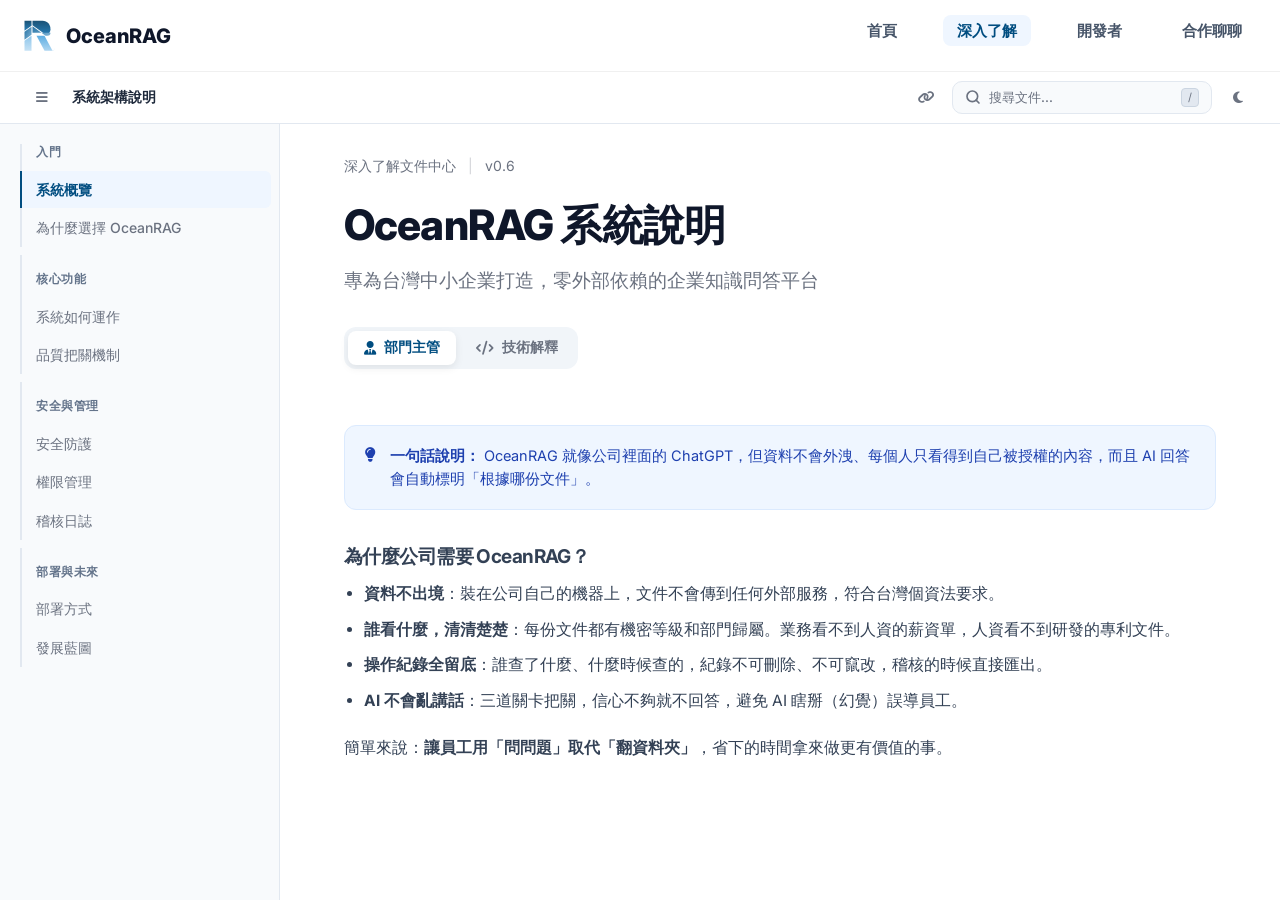
<file: docs.html>
<!DOCTYPE html>
<html lang="zh-Hant-TW">

<head>
  <meta charset="UTF-8">
  <meta name="viewport" content="width=device-width, initial-scale=1.0">
  <title>深入了解 — OceanRAG 企業安全 AI 顧問</title>
  <meta name="description" content="OceanRAG 企業安全 AI 顧問系統架構深入說明、技術規格與部署指南。">
  <link rel="icon" href="/favicon.svg" type="image/svg+xml">
  <link rel="icon" href="/favicon.ico" sizes="32x32">
  <link rel="apple-touch-icon" href="/apple-touch-icon.png">
  <link rel="manifest" href="/site.webmanifest">
  <meta name="theme-color" content="#004d80">
  <link rel="canonical" href="https://oceanrag-site.pages.dev/docs.html">
  <meta property="og:type" content="website">
  <meta property="og:title" content="深入了解 — OceanRAG 企業安全 AI 顧問">
  <meta property="og:description" content="OceanRAG 企業安全 AI 顧問系統架構深入說明、技術規格與部署指南。">
  <meta property="og:url" content="https://oceanrag-site.pages.dev/docs.html">
  <meta property="og:image" content="https://oceanrag-site.pages.dev/og-image.png">
  <meta property="og:locale" content="zh_TW">
  <meta property="og:site_name" content="OceanRAG">
  <meta name="twitter:card" content="summary_large_image">
  <meta name="twitter:title" content="深入了解 — OceanRAG 企業安全 AI 顧問">
  <meta name="twitter:description" content="OceanRAG 企業安全 AI 顧問系統架構深入說明、技術規格與部署指南。">
  <meta name="twitter:image" content="https://oceanrag-site.pages.dev/og-image.png">
  <link rel="preconnect" href="https://fonts.googleapis.com">
  <link rel="preconnect" href="https://cdnjs.cloudflare.com" crossorigin>
  <link href="https://fonts.googleapis.com/css2?family=Inter:wght@400;500;600;700;800&family=JetBrains+Mono:wght@500&display=swap" rel="stylesheet">
  <link rel="stylesheet" href="https://cdnjs.cloudflare.com/ajax/libs/font-awesome/6.5.1/css/all.min.css">
  <link rel="stylesheet" href="style.css">
  <link rel="stylesheet" href="docs.css">
  <link rel="stylesheet" href="accessibility.css">
</head>

<body>
  <a href="#main" class="skip-link">跳到主要內容</a>
  <!-- Navigation Header -->
  <header class="header docs-nav">
    <div class="container">
      <a href="index.html" class="header-logo">
        <img src="OceanRAG-LOG.svg" alt="OceanRAG Icon" width="32" height="32">
        <span>OceanRAG</span>
      </a>
      <nav>
        <ul class="nav-links" id="navLinks">
          <li><a href="index.html">首頁</a></li>
          <li><a href="docs.html" class="active-nav">深入了解</a></li>
          <li><a href="developer.html">開發者</a></li>
          <li><a href="contact.html">合作聊聊</a></li>
        </ul>
      </nav>
      <div class="menu-toggle" id="menuToggle">
        <span></span>
        <span></span>
        <span></span>
      </div>
    </div>
  </header>

  <div class="control-bar">
    <div class="container" style="display: flex; justify-content: space-between; align-items: center; width: 100%;">
      <div class="control-left">
        <button class="icon-btn" id="sidebarToggle" title="切換側邊欄"><i class="fa-solid fa-bars"></i></button>
        <div class="control-left-info" style="font-size: 14px; font-weight: 600;">系統架構說明</div>
      </div>
      <div class="control-right">
        <button class="icon-btn" id="copyLinkBtn" title="複製連結"><i class="fa-solid fa-link"></i></button>
        <div class="search-bar" id="searchBar">
          <svg class="search-icon" width="16" height="16" viewBox="0 0 24 24" fill="none" stroke="currentColor" stroke-width="2.5" stroke-linecap="round" stroke-linejoin="round">
            <circle cx="11" cy="11" r="8"/>
            <line x1="21" y1="21" x2="16.65" y2="16.65"/>
          </svg>
          <input type="text" id="searchInput" placeholder="搜尋文件..." autocomplete="off">
          <kbd class="search-kbd" id="searchKbd">/</kbd>
        </div>
        <button class="icon-btn" id="modeToggle" title="切換深色模式"><i class="fa-solid fa-moon"></i></button>
      </div>
    </div>
  </div>

  <!-- Search Results Dropdown -->
  <div class="search-results" id="searchResults"></div>

  <div class="app-container">
    <!-- Mobile Sidebar Overlay -->
    <div class="sidebar-overlay" id="sidebarOverlay"></div>
    <!-- Sidebar -->
    <aside class="sidebar" id="sidebar">
      <div class="sidebar-inner">
        <!-- Management Nav (default) -->
        <div id="clientNav">
          <div class="nav-section">
            <div class="nav-section-title">入門</div>
            <a href="#intro" class="nav-item active">系統概覽</a>
            <a href="#c-why" class="nav-item">為什麼選擇 OceanRAG</a>
          </div>
          <div class="nav-section">
            <div class="nav-section-title">核心功能</div>
            <a href="#c-how" class="nav-item">系統如何運作</a>
            <a href="#c-quality" class="nav-item">品質把關機制</a>
          </div>
          <div class="nav-section">
            <div class="nav-section-title">安全與管理</div>
            <a href="#c-security" class="nav-item">安全防護</a>
            <a href="#c-rbac" class="nav-item">權限管理</a>
            <a href="#c-audit" class="nav-item">稽核日誌</a>
          </div>
          <div class="nav-section">
            <div class="nav-section-title">部署與未來</div>
            <a href="#c-deploy" class="nav-item">部署方式</a>
            <a href="#c-roadmap" class="nav-item">發展藍圖</a>
          </div>
        </div>
        <!-- Tech Nav (hidden by default) -->
        <div id="techNav" style="display: none;">
          <div class="nav-section">
            <div class="nav-section-title">入門說明</div>
            <a href="#intro" class="nav-item active">技術概覽</a>
            <a href="#t-why" class="nav-item">方案比較</a>
          </div>
          <div class="nav-section">
            <div class="nav-section-title">系統架構</div>
            <a href="#t-architecture" class="nav-item">六子系統</a>
            <a href="#t-pipeline" class="nav-item">查詢管線</a>
            <a href="#t-hybrid" class="nav-item">混合檢索</a>
          </div>
          <div class="nav-section">
            <div class="nav-section-title">信心度與準確性</div>
            <a href="#t-gates" class="nav-item">三層門控</a>
            <a href="#t-confidence" class="nav-item">信心管線</a>
          </div>
          <div class="nav-section">
            <div class="nav-section-title">模型與知識庫</div>
            <a href="#t-models" class="nav-item">模型角色與備援</a>
            <a href="#t-etl" class="nav-item">文件 ETL</a>
            <a href="#t-websearch" class="nav-item">聯網搜尋</a>
          </div>
          <div class="nav-section">
            <div class="nav-section-title">安全與稽核</div>
            <a href="#t-security" class="nav-item">縱深防禦</a>
            <a href="#t-loginsec" class="nav-item">登入安全</a>
            <a href="#t-risk" class="nav-item">風險評分與異常偵測</a>
            <a href="#t-rbac" class="nav-item">權限 RBAC</a>
            <a href="#t-audit" class="nav-item">稽核日誌</a>
          </div>
          <div class="nav-section">
            <div class="nav-section-title">部署與擴充</div>
            <a href="#t-deploy" class="nav-item">部署方式</a>
            <a href="#t-roadmap" class="nav-item">開發藍圖</a>
          </div>
        </div>
      </div>
    </aside>

    <!-- Main Content -->
    <main class="main-reader" id="main">
      <div class="reading-progress" id="readingProgress"></div>
      <div class="content-canvas">
        <div class="article-meta">
          <span>深入了解文件中心</span>
          <span style="opacity: 0.3;">|</span>
          <span>v0.6</span>
        </div>

        <!-- ═══════════════════════════════════════════════════════ -->
        <!-- 共用入門區塊（含切換按鈕）                                -->
        <!-- ═══════════════════════════════════════════════════════ -->

        <section id="intro" class="docs-reveal">
          <h1>OceanRAG 系統說明</h1>
          <p class="subtitle">專為台灣中小企業打造，零外部依賴的企業知識問答平台</p>

          <div class="version-toggle">
            <button class="v-btn active" data-version="client" id="clientBtn">
              <i class="fa-solid fa-user-tie"></i> 部門主管
            </button>
            <button class="v-btn" data-version="tech" id="techBtn">
              <i class="fa-solid fa-code"></i> 技術解釋
            </button>
          </div>

          <!-- Management Intro (shown by default) -->
          <div id="clientIntro">
            <div class="alert alert-info">
              <i class="fa-solid fa-lightbulb" style="margin-top: 4px;"></i>
              <div class="content">
                <strong>一句話說明：</strong> OceanRAG 就像公司裡面的 ChatGPT，但資料不會外洩、每個人只看得到自己被授權的內容，而且 AI 回答會自動標明「根據哪份文件」。
              </div>
            </div>
            <h3>為什麼公司需要 OceanRAG？</h3>
            <ul>
              <li><strong>資料不出境</strong>：裝在公司自己的機器上，文件不會傳到任何外部服務，符合台灣個資法要求。</li>
              <li><strong>誰看什麼，清清楚楚</strong>：每份文件都有機密等級和部門歸屬。業務看不到人資的薪資單，人資看不到研發的專利文件。</li>
              <li><strong>操作紀錄全留底</strong>：誰查了什麼、什麼時候查的，紀錄不可刪除、不可竄改，稽核的時候直接匯出。</li>
              <li><strong>AI 不會亂講話</strong>：三道關卡把關，信心不夠就不回答，避免 AI 瞎掰（幻覺）誤導員工。</li>
            </ul>
            <p>簡單來說：<strong>讓員工用「問問題」取代「翻資料夾」</strong>，省下的時間拿來做更有價值的事。</p>
          </div>

          <!-- Tech Intro (hidden by default) -->
          <div id="techIntro" style="display: none;">
            <div class="alert alert-info">
              <i class="fa-solid fa-circle-info" style="margin-top: 4px;"></i>
              <div class="content">
                <strong>技術導向：</strong> OceanRAG 是一套企業內部 RAG 系統，採用嵌入式資料庫方案，不需要額外部署外部服務。適合 MIS 或研發團隊快速導入。
              </div>
            </div>
            <h3>核心技術定位</h3>
            <ul>
              <li><strong>混合檢索</strong>：語意向量搜尋 + BM25 中文分詞，融合排序</li>
              <li><strong>LLM 生成</strong>：大型語言模型 + 自動備援鏈（支援多家供應商切換）</li>
              <li><strong>統一信心管線</strong>：多維度信心評分 + Source Grounding 三態判定 (GROUNDED / PARTIAL / UNGROUNDED)，附繁體中文解釋</li>
              <li><strong>資料儲存</strong>：嵌入式資料庫，多輪對話持久化 + trigger 保護的稽核日誌</li>
              <li><strong>通訊安全</strong>：六子系統 (S1-S6) 以服務令牌通訊，非對稱加密簽章</li>
            </ul>
            <p>技術版本提供完整的架構說明，包含混合檢索、信心管線與門控機制。</p>
          </div>
        </section>

        <!-- ═══════════════════════════════════════════════════════ -->
        <!-- 部門主管 內容（預設顯示）                                 -->
        <!-- ═══════════════════════════════════════════════════════ -->

        <div id="clientContent">

          <section id="c-why" class="docs-reveal">
            <h2>為什麼選擇 OceanRAG</h2>
            <p>跟市面上其他方案比較，OceanRAG 的核心差異：</p>
            <table>
              <thead>
                <tr>
                  <th>比較面向</th>
                  <th>一般 AI 方案</th>
                  <th>OceanRAG</th>
                </tr>
              </thead>
              <tbody>
                <tr>
                  <td><strong>資料安全</strong></td>
                  <td>機密文件上傳雲端，有外洩風險</td>
                  <td>可完全私有化部署，資料不離開公司</td>
                </tr>
                <tr>
                  <td><strong>回答品質</strong></td>
                  <td>無法驗證，可能產生錯誤資訊</td>
                  <td>三道品質關卡自動把關，信心不足不回答</td>
                </tr>
                <tr>
                  <td><strong>權限管控</strong></td>
                  <td>全公司看同樣內容，或只有簡單分類</td>
                  <td>文件等級 × 部門 × 角色，精確到每份文件</td>
                </tr>
                <tr>
                  <td><strong>稽核追蹤</strong></td>
                  <td>查詢紀錄可刪改，或根本沒有紀錄</td>
                  <td>所有操作不可竄改，隨時可匯出</td>
                </tr>
                <tr>
                  <td><strong>外部依賴</strong></td>
                  <td>需安裝多種外部服務才能運作</td>
                  <td>零外部依賴，裝完就能用</td>
                </tr>
                <tr>
                  <td><strong>使用成本</strong></td>
                  <td>按人頭按月收費，規模越大越貴</td>
                  <td>AI 模型運行近乎零成本</td>
                </tr>
              </tbody>
            </table>

            <div class="alert alert-info">
              <i class="fa-solid fa-circle-info" style="margin-top: 4px;"></i>
              <div>
                <strong>費用優勢：</strong> 使用開源模型在公司機器上運行，AI 運行費用接近零。即使搭配雲端 API，品質把關機制也能攔截不必要的查詢，整體費用比傳統方案省 <strong>50%～70%</strong>。
              </div>
            </div>
          </section>

          <section id="c-how" class="docs-reveal">
            <h2>系統如何運作</h2>
            <p>員工只需要「問問題」，系統在背後自動完成所有搜尋、驗證和回答的工作。</p>

            <!-- 簡化流程圖 -->
            <div class="flow-diagram">
              <span class="flow-step blue">員工提問</span>
              <span class="flow-arrow">→</span>
              <span class="flow-step amber">理解意圖</span>
              <span class="flow-arrow">→</span>
              <span class="flow-step green">搜尋知識庫</span>
              <span class="flow-arrow">→</span>
              <span class="flow-step red">品質把關</span>
              <span class="flow-arrow">→</span>
              <span class="flow-step indigo">回答 + 出處</span>
            </div>

            <div class="img-placeholder" style="background:#f1f5f9; border:2px dashed #cbd5e1; border-radius:12px; padding:40px; text-align:center; color:#64748b; margin:24px 0;">
              <i class="fa-solid fa-image" style="font-size:2rem; margin-bottom:8px; display:block;"></i>
              （圖片：系統查詢主畫面截圖）
            </div>

            <h3>自動文件處理</h3>
            <p>上傳檔案後，系統自動完成解析、切割、品質檢測和入庫，不需要人工整理。支援 PDF、Word、Excel 等常見格式。</p>

          </section>

          <section id="c-quality" class="docs-reveal">
            <h2>品質把關機制</h2>
            <p>OceanRAG 設了三道關卡，確保不該回答的問題不會回答、品質不夠的答案不會送出：</p>

            <div class="gate-card-group">
              <div class="gate-card red">
                <div class="gate-number">1</div>
                <div>
                  <div class="gate-title">問題過濾</div>
                  <div class="gate-desc">跟公司知識庫無關的問題（閒聊、寫程式等）直接攔截。約 10%～15% 的查詢在這裡就被擋住，節省系統資源。</div>
                </div>
              </div>
              <div class="gate-card amber">
                <div class="gate-number">2</div>
                <div>
                  <div class="gate-title">搜尋品質檢查</div>
                  <div class="gate-desc">系統檢查搜尋到的資料是否足夠。品質不夠好時會嘗試其他方式；真的找不到就告訴員工「資訊不足」，不硬掰答案。</div>
                </div>
              </div>
              <div class="gate-card blue">
                <div class="gate-number">3</div>
                <div>
                  <div class="gate-title">回答驗證</div>
                  <div class="gate-desc">AI 回答後自動評估可信度：高信心直接送出、中等信心標示提醒、信心不足直接擋掉。六成以上查詢一次通過，只有低信心回答才觸發更深入的來源溯源比對。</div>
                </div>
              </div>
            </div>

            <p>每個回答都會附上一段人看得懂的信心說明，讓員工知道 AI 為什麼有信心回答，不是黑箱作業。</p>

          </section>

          <section id="c-security" class="docs-reveal">
            <h2>安全防護</h2>
            <p>假設你的公司有 30 位員工，分成業務部、人資部、研發部。以下是 OceanRAG 在日常營運中如何保護你的企業：</p>

            <h3>「公司機密文件會不會外洩？」</h3>
            <p>不會。系統完全部署在公司自己的機器上，所有文件、對話紀錄、搜尋索引都存在本地。即使 AI 模型也可以選擇跑在本地，完全不需要把資料傳到外部服務。符合台灣個資法對資料在地化的要求。</p>

            <h3>「人資的薪資單會不會被業務看到？」</h3>
            <p>不會。每份文件都有機密等級（L1～L5）和部門歸屬。業務部的員工搜尋時，人資的薪資文件<strong>根本不會出現在搜尋結果裡</strong> — 不是搜到後才隱藏，而是連搜都不搜。即使有人嘗試直接用連結存取，系統也會擋回來。</p>

            <h3>「有人一直猜密碼怎麼辦？」</h3>
            <p>系統自動保護。連續輸錯密碼會自動鎖定帳號，同一 IP 短時間內太多登入嘗試直接擋回。外部 IP 登入自動標記為可疑，管理員會收到通知。而且攻擊者無法從回應速度判斷帳號是否存在。</p>

            <h3>「AI 會不會亂講話影響決策？」</h3>
            <p>三道品質關卡：第一關攔截與公司知識庫無關的問題，第二關確認搜尋到的資料品質夠好，第三關驗證 AI 回答的可信度。信心不足就不回答。每個回答都附上出處和一段人看得懂的信心說明。</p>

            <h3>「員工短時間下載大量文件？」</h3>
            <p>系統自動偵測。每一次文件預覽和下載都有紀錄，短時間大量下載、跨部門存取、高機密文件存取都會自動標記，即時通知管理員。系統還會持續追蹤每位員工的行為風險分數。</p>

            <h3>「員工離職要怎麼處理？」</h3>
            <p>管理員一鍵強制登出，所有登入狀態即時撤銷。但操作紀錄永久保留，不會因帳號停用而消失。角色或部門變更也會立刻讓舊的登入狀態失效。</p>

            <h3>「還有哪些安全措施？」</h3>
            <p>OceanRAG 採用「多層防禦」設計 — 每一層各自獨立，就算某層被突破，其他層還是照擋：通訊加密、檔案用特徵碼驗真偽、AI 有指令注入防護、網頁有安全標頭防護、所有操作紀錄用密碼雜湊鏈串連防竄改。</p>
          </section>

          <section id="c-rbac" class="docs-reveal">
            <h2>權限管理</h2>
            <p>同樣以 30 人的公司為例，「誰能看什麼」是最常被問的問題。用三個實際場景來說明：</p>

            <h3>場景一：新進業務員工報到</h3>
            <p>管理員建帳號時設定：角色「一般員工」、部門「業務部」、機密等級「L2」。從此這位員工只能搜到業務部 L2 以下的文件。人資的薪資單（L4）和研發的專利文件（L3）完全看不到。</p>

            <h3>場景二：業務主管需要看跨部門資料</h3>
            <p>系統管理員可以授權特定員工看指定部門的指定等級文件。授權範圍精確控制，不是「全部打開」。</p>

            <h3>場景三：員工調部門或離職</h3>
            <p>管理員修改部門或角色後，該員工所有正在使用的登入狀態即時失效。重新登入後自動套用新權限，舊部門的文件立刻看不到了。</p>

            <div class="img-placeholder" style="background:#f1f5f9; border:2px dashed #cbd5e1; border-radius:12px; padding:40px; text-align:center; color:#64748b; margin:24px 0;">
              <i class="fa-solid fa-image" style="font-size:2rem; margin-bottom:8px; display:block;"></i>
              （圖片：權限管理後台截圖）
            </div>

            <h3>三級角色</h3>
            <ul>
              <li><strong>系統管理員</strong>：看得到所有資料、管得到所有人。通常是 IT 主管或老闆。</li>
              <li><strong>部門管理員</strong>：只管自己部門的文件和員工。</li>
              <li><strong>一般員工</strong>：只能查詢，只看得到被授權的文件。</li>
            </ul>
          </section>

          <section id="c-audit" class="docs-reveal">
            <h2>稽核日誌</h2>
            <p>當稽核人員來訪，或懷疑有資料被不當存取時，OceanRAG 能提供完整的追溯紀錄。</p>

            <h3>場景：稽核人員要看操作紀錄</h3>
            <p>管理員直接從後台匯出 CSV 或 JSON，內容包含：誰、什麼時候、做了什麼、從哪個 IP 登入。這些紀錄<strong>不可刪除、不可竄改</strong> — 資料庫層級自動擋掉所有刪除操作，每筆紀錄用密碼雜湊鏈串連，改一筆就整條鏈驗證失敗。</p>

            <h3>場景：懷疑有人不當存取機密文件</h3>
            <p>管理員可查詢特定員工的所有紀錄：問了什麼、AI 怎麼回答、引用了哪些文件、信心分數、文件下載紀錄和行為風險分數，全部一目了然。</p>

            <h3>兩套互補的紀錄</h3>
            <ul>
              <li><strong>對話紀錄</strong>：每一筆 AI 查詢的完整過程 — 問題、回答、引用文件、信心分數。</li>
              <li><strong>操作紀錄</strong>：登入登出、上傳文件、審閱通過、權限變更等所有管理操作。</li>
            </ul>
          </section>

          <section id="c-deploy" class="docs-reveal">
            <h2>部署方式</h2>

            <h3>環境需求</h3>
            <ul>
              <li><strong>作業系統</strong>：Windows / macOS / Linux 都可以</li>
              <li><strong>推薦硬體</strong>：Mac Mini（最新升級版，約兩萬台幣起）是最推薦的選擇，效能與性價比兼具</li>
              <li><strong>外部依賴</strong>：零。不需要額外安裝資料庫或其他服務</li>
            </ul>

            <h3>怎麼上線</h3>
            <ul>
              <li><strong>辦公室內架機器</strong>：最簡單，Docker Compose 一鍵啟動，前面放一個入口就好。</li>
              <li><strong>私有雲部署</strong>：如果公司有多個據點，可以把後端放在私有雲，前端透過 VPN 連。</li>
            </ul>

          </section>

          <section id="c-roadmap" class="docs-reveal">
            <h2>發展藍圖</h2>
            <p>v0.6 已推出下列功能：</p>

            <div class="roadmap-group">
              <div class="roadmap-card blue">
                <div class="roadmap-title"><i class="fa-solid fa-plug"></i>MCP 伺服器</div>
                <p>讓各種 AI 工具（如 Claude、ChatGPT）都能直接查詢公司知識庫，把 OceanRAG 變成企業的「知識中樞」。</p>
              </div>
              <div class="roadmap-card green">
                <div class="roadmap-title"><i class="fa-solid fa-wand-magic-sparkles"></i>技能系統（Skill）</div>
                <p>定義可重複執行的工作流程，讓 AI 按照步驟完成重複性任務，例如固定格式的報表彙整、資料摘要等。</p>
              </div>
              <div class="roadmap-card indigo">
                <div class="roadmap-title"><i class="fa-solid fa-file-pen"></i>文件代理（Document Agent）</div>
                <p>AI 主動協助整理、摘要、歸檔新進文件，減少人工處理負擔，讓知識庫始終保持最新狀態。</p>
              </div>
            </div>
          </section>

        </div>

        <!-- ═══════════════════════════════════════════════════════ -->
        <!-- 技術解釋 內容（預設隱藏）                                 -->
        <!-- ═══════════════════════════════════════════════════════ -->

        <div id="techContent" style="display: none;">

          <section id="t-why" class="docs-reveal">
            <h2>方案比較</h2>
            <p>跟市面上其他 RAG 方案比較，OceanRAG 的差異化在哪裡？</p>
            <table>
              <thead>
                <tr>
                  <th>比較面向</th>
                  <th>一般 RAG 方案</th>
                  <th>OceanRAG</th>
                </tr>
              </thead>
              <tbody>
                <tr>
                  <td><strong>查詢理解</strong></td>
                  <td>單輪關鍵字搜尋</td>
                  <td>意圖辨識 + 查詢改寫 + 多輪持久化對話 + 事實萃取</td>
                </tr>
                <tr>
                  <td><strong>精確檢索</strong></td>
                  <td>純向量搜尋</td>
                  <td>混合搜尋（語意向量 + BM25 關鍵字）+ 季度級時間篩選</td>
                </tr>
                <tr>
                  <td><strong>答案驗證</strong></td>
                  <td>沒有（直接輸出）</td>
                  <td>Source Grounding：規則式三態判定，&lt;5ms 即時回應</td>
                </tr>
                <tr>
                  <td><strong>幻覺防護</strong></td>
                  <td>沒有</td>
                  <td>統一信心管線 + 三道門控 + 繁中信心解釋，信心不足直接擋</td>
                </tr>
                <tr>
                  <td><strong>找不到答案時</strong></td>
                  <td>回「我不知道」</td>
                  <td>自動觸發聯網搜尋（快速搜尋 + 深度研究代理）</td>
                </tr>
                <tr>
                  <td><strong>文件處理</strong></td>
                  <td>要人工整理</td>
                  <td>丟檔案就好，自動跑 ETL + 語料增強 + 品質評分</td>
                </tr>
                <tr>
                  <td><strong>權限控管</strong></td>
                  <td>全公司看得到或簡單 ACL</td>
                  <td>RBAC 搜尋前過濾，向量 + BM25 雙通道同步管控</td>
                </tr>
                <tr>
                  <td><strong>要裝哪些東西</strong></td>
                  <td>多種外部服務</td>
                  <td>嵌入式資料庫，零外部依賴</td>
                </tr>
                <tr>
                  <td><strong>登入安全</strong></td>
                  <td>localStorage（有 XSS 風險）</td>
                  <td>安全 Cookie + 非對稱加密簽章</td>
                </tr>
                <tr>
                  <td><strong>稽核日誌</strong></td>
                  <td>可以刪、可以改</td>
                  <td>資料庫 trigger 保護 + 密碼雜湊鏈，刪不掉改不了</td>
                </tr>
                <tr>
                  <td><strong>LLM 費用</strong></td>
                  <td>主流模型按量計費</td>
                  <td>高效推論引擎 + 門控攔截省 50%～70%</td>
                </tr>
              </tbody>
            </table>

            <div class="alert alert-info">
              <i class="fa-solid fa-circle-info" style="margin-top: 4px;"></i>
              <div>
                <strong>費用優勢：</strong> 地端模式的 LLM 費用可壓到主流方案的 5%～10%。即使用雲端 API，三道門控攔截不必要的查詢 + Source Grounding 自動分類，整體費用比傳統方案省 50%～70%。
              </div>
            </div>
          </section>

          <section id="t-architecture" class="docs-reveal">
            <h2>系統架構（六子系統設計）</h2>
            <p>OceanRAG v0.6 將系統重構為六個子系統，各自職責明確，子系統之間用服務驗證令牌通訊，搭配 IP 白名單 + 限流保護。</p>

            <div class="tier-diagram">
              <div class="tier-row t1">
                <div class="tier-label"><i class="fa-solid fa-database"></i> S1 Data Refinery</div>
                <div class="tier-desc">ETL 9 階段 + SWIP 語意增強，自動解析、切塊、增強、向量化、品質檢測、入庫</div>
              </div>
              <div class="tier-row t2">
                <div class="tier-label"><i class="fa-solid fa-brain"></i> S2 Cortex Memory</div>
                <div class="tier-desc">L0 知識圖譜 + L1 向量檢索 (LanceDB + tantivy BM25) + L2 原始存檔</div>
              </div>
              <div class="tier-row t3">
                <div class="tier-label"><i class="fa-solid fa-magnifying-glass"></i> S3 Recall Engine</div>
                <div class="tier-desc">混合檢索 + CRAG 三級路由 + RRF 融合排序 + RBAC 過濾</div>
              </div>
              <div class="tier-row t4">
                <div class="tier-label"><i class="fa-solid fa-route"></i> S4 LLM Gateway</div>
                <div class="tier-desc">多模型路由 + 容錯切換 + Token 計量 + 備援鏈</div>
              </div>
              <div class="tier-row t1">
                <div class="tier-label"><i class="fa-solid fa-wand-magic-sparkles"></i> S5 Gen Core</div>
                <div class="tier-desc">Prompt 組裝 + Source Grounding 三態判定 + 來源歸因</div>
              </div>
              <div class="tier-row t2">
                <div class="tier-label"><i class="fa-solid fa-shield-halved"></i> S6 API Gateway</div>
                <div class="tier-desc">FastAPI + JWT + RBAC + SSE 串流 + 稽核日誌</div>
              </div>
            </div>

            <p><strong>為什麼用嵌入式資料庫？</strong> 在一千人以下的公司，嵌入式資料庫就很夠用了，完全不需要額外部署資料庫服務。向量資料庫也是同樣概念 — 用本機檔案存向量，不需要另外架雲端向量服務。如果公司規模變大，架構設計有預留升級空間。</p>
          </section>

          <section id="t-pipeline" class="docs-reveal">
            <h2>查詢管線（完整流程）</h2>
            <p>當員工按下「送出」後，系統在背後跑了以下步驟：</p>

            <div class="flow-diagram flow-sm">
              <span class="flow-step red">配額檢查</span>
              <span class="flow-arrow">→</span>
              <span class="flow-step amber">Session 載入</span>
              <span class="flow-arrow">→</span>
              <span class="flow-step blue">意圖分類 ∥ Embedding</span>
              <span class="flow-arrow">→</span>
              <span class="flow-step red">A 門控</span>
              <span class="flow-arrow">→</span>
              <span class="flow-step amber">查詢改寫</span>
              <span class="flow-arrow">→</span>
              <span class="flow-step blue">向量 ∥ BM25</span>
              <span class="flow-arrow">→</span>
              <span class="flow-step green">去重 + 精排</span>
              <span class="flow-arrow">→</span>
              <span class="flow-step red">B 門控</span>
              <span class="flow-arrow">→</span>
              <span class="flow-step indigo">LLM 生成</span>
              <span class="flow-arrow">→</span>
              <span class="flow-step red">C 門控</span>
              <span class="flow-arrow">→</span>
              <span class="flow-step amber">Session 存檔</span>
              <span class="flow-arrow">→</span>
              <span class="flow-step purple">稽核記錄</span>
            </div>

            <ol>
              <li><strong>配額檢查</strong> — 確認部門 / 員工的查詢額度還夠不夠，超額直接回 429。</li>
              <li><strong>Session 載入</strong> — 撈最近 5 輪對話紀錄，包含之前萃取出的重點。</li>
              <li><strong>並行：意圖分類 ∥ Query Embedding</strong> — 同時跑 Router 意圖辨識和查詢向量化，不浪費時間。</li>
              <li><strong>A-layer 意圖門控</strong> — 跟公司知識庫無關的問題在這邊就擋掉（閒聊、寫程式等），大約擋 10%～15%。</li>
              <li><strong>查詢改寫</strong> — 根據前幾輪對話改寫查詢，讓搜尋更精準。改寫信心達標時會重新做 embedding。</li>
              <li><strong>並行：向量搜尋 ∥ BM25 搜尋</strong> — 兩路同時跑，語意搜尋抓意思相近的、BM25 抓精確關鍵字，最後用融合排序合併。</li>
              <li><strong>版本去重 + 精排</strong> — 移除舊版重複的段落，精排模型對候選結果做精準排序。</li>
              <li><strong>Chunk 打包 + 時間衰減</strong> — 舊文件自動降權，優先呈現最新版本。</li>
              <li><strong>B-layer 檢索門控 + CRAG 路由</strong> — 加權綜合評分（向量分 + 精排分），根據 CRAG 三級路由決定下一步：
                <ul style="margin-top:4px;">
                  <li>信心 ≥ 0.85 → 直接 RAG 回答（0 工具呼叫）</li>
                  <li>0.50 ≤ 信心 &lt; 0.85 → RAG + 工具可用（LLM 決定是否呼叫）</li>
                  <li>信心 &lt; 0.50 → 工具優先（自動觸發<a href="#t-websearch">聯網搜尋</a>）</li>
                </ul>
              </li>
              <li><strong>LLM 生成</strong> — 把通過的文件段落餵給 R2 Generator (Qwen3-14B)，SSE 串流即時回傳到前端。</li>
              <li><strong>C-layer 信心評分</strong> — 對回答打信心分數，Source Grounding 以 3 個布林條件判定回答品質（&lt;5ms），詳見<a href="#t-confidence">信心管線</a>。</li>
              <li><strong>Session 更新</strong> — 自動從回答中萃取 top-5 重點事實，存回對話紀錄給下一輪用。</li>
              <li><strong>稽核記錄</strong> — 整條查詢鏈路（含檢索分數）寫入稽核日誌，留底備查。</li>
            </ol>
          </section>

          <section id="t-hybrid" class="docs-reveal">
            <h2>混合檢索</h2>
            <p>v0.6 同時用「語意搜尋」和「關鍵字搜尋」兩路並行，合在一起排名，讓精確數字和專有名詞的命中率大幅提升。</p>

            <div class="hybrid-cards">
              <div class="hybrid-card blue">
                <div class="hybrid-title"><i class="fa-solid fa-brain"></i>Dense 語意通道</div>
                <p>語意向量搜尋<br>擅長：「公司去年的營收表現如何」</p>
              </div>
              <div class="hybrid-card green">
                <div class="hybrid-title"><i class="fa-solid fa-magnifying-glass"></i>Sparse 關鍵字通道</div>
                <p>BM25 + 中文分詞<br>擅長：「合約編號 A-2301」「Q3 營收 1.2 億」</p>
              </div>
            </div>
            <div class="hybrid-fusion">
              <i class="fa-solid fa-arrow-down"></i> RRF 融合排序：<strong>語意通道 + 關鍵字通道 Reciprocal Rank Fusion</strong>（權重可調）
            </div>

            <div class="alert alert-info">
              <i class="fa-solid fa-circle-info" style="margin-top: 4px;"></i>
              <div>
                <strong>實際效果：</strong> 像「2024 Q3 營收」「合約編號 A-2301」這類精確數值查詢，命中率比純向量搜尋提升 25%～40%。權限過濾 (RBAC) 同時套用在兩個通道上。
              </div>
            </div>
          </section>

          <section id="t-gates" class="docs-reveal">
            <h2>三層門控機制</h2>
            <p>OceanRAG 在查詢的不同階段設了三道關卡，確保不該回答的問題不會回答、品質不夠的答案不會送出：</p>

            <div class="gate-mechanism">
              <div class="gate-row">
                <div class="gate-label-box">
                  <div class="gate-label-title">A-layer 意圖攔截</div>
                  <div class="gate-label-stat">擋掉 10～15%</div>
                </div>
                <div class="gate-explanation">Router 模型判斷「這個問題跟公司知識庫有沒有關係」，閒聊、寫程式碼這類直接擋。</div>
              </div>
              <div class="gate-row">
                <div class="gate-label-box">
                  <div class="gate-label-title">B-layer 檢索門控</div>
                  <div class="gate-label-stat">擋掉 30～50%</div>
                </div>
                <div class="gate-explanation">加權綜合評分（向量分 + 精排分），分數不夠就先<a href="#t-websearch">上網找</a>；真的找不到就回「資訊不足」。</div>
              </div>
              <div class="gate-row">
                <div class="gate-label-box">
                  <div class="gate-label-title">C-layer 信心評分</div>
                  <div class="gate-label-stat">擋掉 5～10%</div>
                </div>
                <div class="gate-explanation">LLM 回答完後打信心分數，太低就觸發 Source Grounding 來源溯源。詳見<a href="#t-confidence">信心管線</a>。</div>
              </div>
            </div>
          </section>

          <section id="t-confidence" class="docs-reveal">
            <h2>Source Grounding 信心管線</h2>
            <p>v0.6 以規則式 Source Grounding 取代舊版 NLI 模型，用 3 個布林條件即時判定回答品質，&lt;5ms 完成，無需額外 LLM：</p>

            <div class="confidence-pipeline">
              <div class="confidence-row">
                <div class="confidence-step blue">B-layer 評分</div>
                <span class="confidence-note">向量 + 精排加權</span>
                <span class="flow-arrow">→</span>
                <div class="confidence-step indigo">C-layer 評分</div>
                <span class="confidence-note">多維度綜合</span>
                <span class="flow-arrow">→</span>
                <div class="confidence-step amber">Source Grounding</div>
              </div>
              <div class="confidence-result">
                <div class="confidence-result-pass"><strong>has_context ✓ has_citations ✓</strong> → GROUNDED</div>
                <div class="confidence-result-fail"><strong>部分缺失</strong> → PARTIAL / UNGROUNDED</div>
              </div>
            </div>

            <h3>三態判定</h3>
            <ul>
              <li><strong>GROUNDED</strong>：回答有明確來源支撐，引用完整，直接送出。</li>
              <li><strong>PARTIAL</strong>：部分內容有來源，部分為模型推論，標示黃色警示提醒員工再確認。</li>
              <li><strong>UNGROUNDED</strong>：無法追溯來源，標記警示或直接擋掉，改回「資料不足，建議換個問法」。</li>
            </ul>

            <h3>判定條件</h3>
            <p>Source Grounding 以 3 個布林條件判定：<strong>has_context</strong>（是否有檢索到相關文件）、<strong>has_citations</strong>（回答是否包含引用標記）、<strong>is_refusal</strong>（LLM 是否拒絕回答）。規則式判定確保結果具確定性，不受模型隨機性影響，且不需要 GPU。</p>

            <h3>繁體中文信心解釋</h3>
            <p>每個回答都會附一段人看得懂的說明，例如：「高可信度：檢索相關性高，文件匹配度佳」。讓員工知道 AI 為什麼有信心，不是黑箱。</p>

            <h3>模型校正（Per-model Calibration）</h3>
            <p>不同 LLM 對信心的偏差不一樣，可以對每個模型設定信心校正參數。像有些模型天生偏樂觀，就設個負向偏移拉回來。</p>
          </section>

          <section id="t-models" class="docs-reveal">
            <h2>4-Role 模型策略</h2>
            <p>OceanRAG v0.6 將 AI 模型精簡為四個角色 (R1-R4)，每個角色都可以獨立切換，不會互相影響：</p>
            <table>
              <thead>
                <tr><th>角色</th><th>模型</th><th>部署位置</th><th>用途</th></tr>
              </thead>
              <tbody>
                <tr>
                  <td><strong>R1 Router</strong></td>
                  <td>GPT-OSS-20B</td>
                  <td>Groq (雲端)</td>
                  <td>意圖分類、CRAG 路由</td>
                </tr>
                <tr>
                  <td><strong>R2 Generator</strong></td>
                  <td>Qwen3-14B</td>
                  <td>Ollama (地端)</td>
                  <td>回答生成 (thinking mode)</td>
                </tr>
                <tr>
                  <td><strong>R3 Worker</strong></td>
                  <td>Qwen3-8B</td>
                  <td>Ollama (地端)</td>
                  <td>SWIP 增強、摘要</td>
                </tr>
                <tr>
                  <td><strong>R4 Embedder</strong></td>
                  <td>BGE-M3</td>
                  <td>ONNX (地端)</td>
                  <td>1024 維向量 + 重排序</td>
                </tr>
              </tbody>
            </table>

            <div class="alert alert-info">
              <i class="fa-solid fa-circle-info" style="margin-top: 4px;"></i>
              <div>
                <strong>離線備援：</strong> R1 Router 離線時自動切換至 Qwen3-14B @ Ollama (地端)，確保完全斷網環境仍可運作。Source Grounding 為規則式判定，不需要額外模型。
              </div>
            </div>

            <h3>備援鏈（Fallback Chain）</h3>
            <p>「回答生成」這個角色支援自動備援：主模型掛了就自動切到下一個，切換過程員工完全無感。每個模型定期做健康檢查，連續失敗就跳過，恢復後自動加回來。</p>

            <div class="fallback-chain">
              <div class="fallback-step green">主模型</div>
              <span class="fallback-arrow">→ 失敗 →</span>
              <div class="fallback-step amber">備選 A</div>
              <span class="fallback-arrow">→ 失敗 →</span>
              <div class="fallback-step amber">備選 B</div>
              <span class="fallback-arrow">→ 失敗 →</span>
              <div class="fallback-step red">地端模型</div>
            </div>

            <p>核心原則是「不綁死任何廠商」。每個角色都可以獨立替換，換模型只需要調整設定，不需要改程式碼。向量化模型更換時需要重建索引。</p>
          </section>

          <section id="t-etl" class="docs-reveal">
            <h2>文件 ETL Pipeline（9 階段）</h2>
            <p>上傳檔案後，系統全自動跑完以下 9 階段流程（S1 Data Refinery），不需要人工介入：</p>
            <ol>
              <li><strong>解析</strong>：自動偵測檔案類型（PDF / Word / Excel），用檔案特徵碼驗證不是偽裝檔案。</li>
              <li><strong>清洗</strong>：去掉多餘的格式符號和亂碼，保留文字的語意完整性。</li>
              <li><strong>切塊</strong>：按語意段落切成小段（預設 512 tokens/段，重疊 64 tokens 避免斷句）。</li>
              <li><strong>SWIP 語意增強</strong>：滑動窗口注入法（h_prev=2, h_next=1, 4 chunks ≈ 2000 字），由 R3 Qwen3-8B 解決代名詞、注入實體上下文，消除「語意孤兒」chunk。</li>
              <li><strong>摘要</strong>：幫每個小段落產生語意摘要，讓後面的精排序更準。</li>
              <li><strong>語料增強</strong>：自動抓出公司名、日期、金額等重要資訊，加到段落前面當索引，提高搜尋命中率。</li>
              <li><strong>向量化</strong>：透過 R4 BGE-M3 (ONNX) 把文字轉成 1024 維向量。</li>
              <li><strong>品質檢測</strong>：5 個維度打分（滿分 100），品質不過關不入庫。</li>
              <li><strong>入庫</strong>：向量存到 LanceDB，同時建 tantivy BM25 關鍵字索引，metadata 存到 SQLite。整個過程是 atomic 的，不會只做一半。通知管理員審閱。</li>
            </ol>

            <h3>SWIP 語意增強</h3>
            <p>SWIP（Sliding Window Injection Prompting）是 v0.6 新增的關鍵技術。傳統切塊方式容易產生「語意孤兒」— 段落失去上下文後，代名詞（他、該公司）無法被正確解析。SWIP 用滑動窗口把前後相鄰的 chunk 一起送給 R3 Worker 模型，自動注入實體名稱和上下文，讓每個 chunk 都能獨立被理解。</p>

            <h3>Cortex Memory 三層記憶</h3>
            <p>處理完的文件存入 S2 Cortex Memory 的三層架構：</p>
            <ul>
              <li><strong>L0 知識圖譜</strong>：SQLite 儲存實體、關係與別名，支援實體解析與關聯查詢。</li>
              <li><strong>L1 混合檢索</strong>：LanceDB 向量索引 + tantivy BM25 關鍵字索引，雙通道同時搜尋再 RRF 融合排序。</li>
              <li><strong>L2 原始存檔</strong>：原始文件存檔 + 完整 metadata，供溯源和稽核使用。</li>
            </ul>

            <h3>Excel 處理</h3>
            <p>Excel 會自動轉成 Markdown 表格格式入庫，保留表頭和 sheet 名稱。單一 sheet 最多處理一萬行，超過的部分會截斷並記錄警告。</p>
          </section>

          <section id="t-websearch" class="docs-reveal">
            <h2>聯網搜尋</h2>
            <p>公司文件找不到答案（B-layer 被擋）而且管理員有開啟聯網搜尋的時候，系統會自動上網找。</p>

            <h3>快速搜尋模式</h3>
            <p>透過開源搜尋引擎送查詢，抓回前幾筆結果，用語意評分過濾相關段落，合併進 LLM 的參考資料。適合簡單的事實性問題。</p>

            <h3>深度研究模式</h3>
            <p>兩層 AI 代理：第一層用 Chain-of-Thought 把問題拆成子問題，第二層用 ReAct 模式反覆搜尋、閱讀、推理。適合需要比對多個來源的複雜問題。</p>

            <h3>資安防護</h3>
            <p>上網抓資料有 SSRF 防護：自動擋掉內部網路位址（私有網段、迴環位址等），防止被利用來探測公司內網。</p>
          </section>

          <section id="t-security" class="docs-reveal">
            <h2>縱深防禦設計</h2>
            <p>OceanRAG 的資安架構分為五層，每層各自獨立運作。以一間 30 人的中小企業為例，即使某一層被突破，其他層仍能有效防禦。</p>

            <h3>五層安全架構</h3>
            <div class="security-layers">
              <div class="security-row l1">
                <div class="security-label"><i class="fa-solid fa-lock"></i> L1 傳輸層</div>
                <div class="security-desc">HTTPS 強制、安全 Cookie（httpOnly + SameSite=strict）、安全標頭</div>
              </div>
              <div class="security-row l2">
                <div class="security-label"><i class="fa-solid fa-id-card"></i> L2 認證層</div>
                <div class="security-desc">三通道認證（Cookie / Bearer Token / 內部服務令牌）→ 非對稱加密簽章驗證</div>
              </div>
              <div class="security-row l3">
                <div class="security-label"><i class="fa-solid fa-shield-halved"></i> L3 授權層</div>
                <div class="security-desc">RBAC 角色 → 機密等級 → 部門歸屬 → 功能權限矩陣</div>
              </div>
              <div class="security-row l4">
                <div class="security-label"><i class="fa-solid fa-filter"></i> L4 輸入驗證</div>
                <div class="security-desc">Schema 型別驗證 → 參數化查詢 → 資料庫約束檢查</div>
              </div>
              <div class="security-row l5">
                <div class="security-label"><i class="fa-solid fa-clipboard-check"></i> L5 稽核監控</div>
                <div class="security-desc">不可變安全事件 + 雜湊鏈完整性驗證 + 風險評分 + 異常偵測</div>
              </div>
            </div>

            <h3>傳統 Web 安全防護</h3>
            <p>以下是針對中小企業常見攻擊面的防護措施：</p>
            <table>
              <thead>
                <tr><th>防護措施</th><th>實作方式</th><th>防禦目標</th></tr>
              </thead>
              <tbody>
                <tr>
                  <td><strong>資料不出境</strong></td>
                  <td>嵌入式資料庫跑在公司機器，原始文件不傳出去</td>
                  <td>資料外洩</td>
                </tr>
                <tr>
                  <td><strong>認證安全</strong></td>
                  <td>非對稱加密簽章 + 安全 Cookie（httpOnly, SameSite=strict）</td>
                  <td>Token 偽造、XSS、CSRF</td>
                </tr>
                <tr>
                  <td><strong>RBAC + 部門隔離</strong></td>
                  <td>三級角色 + L1～L5 機密等級 + 部門歸屬，搜尋前過濾</td>
                  <td>越權存取</td>
                </tr>
                <tr>
                  <td><strong>登入防護</strong></td>
                  <td>帳號鎖定 + IP 限流 + 等時回應（防列舉）+ 設備追蹤</td>
                  <td>暴力破解、帳號列舉</td>
                </tr>
                <tr>
                  <td><strong>權限即撤銷</strong></td>
                  <td>角色或等級一改，舊 Session 立刻失效 + IDOR 防護</td>
                  <td>殘留存取、冒用</td>
                </tr>
                <tr>
                  <td><strong>稽核防竄改</strong></td>
                  <td>資料庫 trigger 禁刪 + 雜湊鏈串連 + 定期完整性驗證</td>
                  <td>稽核合規</td>
                </tr>
                <tr>
                  <td><strong>檔案驗證 + 限流</strong></td>
                  <td>Magic number 驗真偽 + IP 限流 + SSRF 防護</td>
                  <td>偽裝上傳、內網探測</td>
                </tr>
                <tr>
                  <td><strong>安全標頭</strong></td>
                  <td>CSP + X-Frame-Options: DENY + nosniff + strict-origin</td>
                  <td>XSS、Clickjacking</td>
                </tr>
              </tbody>
            </table>

            <h3>LLM / RAG 特有安全風險</h3>
            <p>除了傳統 Web 安全，RAG 系統還面對 AI 模型特有的攻擊面。以下是 OceanRAG 的防護策略：</p>
            <table>
              <thead>
                <tr><th>風險類型</th><th>攻擊方式</th><th>防護措施</th></tr>
              </thead>
              <tbody>
                <tr>
                  <td><strong>直接指令注入</strong></td>
                  <td>使用者在查詢中嵌入惡意指令</td>
                  <td>輸入長度限制 + Schema 驗證 + delimiter 隔離使用者輸入與系統指令</td>
                </tr>
                <tr>
                  <td><strong>間接指令注入</strong></td>
                  <td>惡意內容藏在文件中，被 RAG 檢索後注入 LLM</td>
                  <td>RBAC 過濾 + 來源標記 + 輸出消毒</td>
                </tr>
                <tr>
                  <td><strong>幻覺 / 虛假引用</strong></td>
                  <td>AI 生成不存在的資訊或錯誤引用</td>
                  <td>Source Grounding 來源溯源 + 統一信心管線 + 來源連結驗證</td>
                </tr>
                <tr>
                  <td><strong>跨權限資料洩漏</strong></td>
                  <td>透過 LLM 輸出取得無權限的文件內容</td>
                  <td>RBAC 在搜尋前過濾（LLM 完全看不到無權限的段落）+ 通用錯誤訊息</td>
                </tr>
                <tr>
                  <td><strong>外部 MCP 回傳攻擊</strong></td>
                  <td>惡意 MCP Server 回傳含注入的資料</td>
                  <td>Schema 驗證 + 內容消毒 + 來源標記 + timeout 限制</td>
                </tr>
              </tbody>
            </table>
          </section>

          <section id="t-loginsec" class="docs-reveal">
            <h2>登入安全</h2>
            <p>以 30 人中小企業為背景，登入安全涵蓋：暴力破解防護、異常偵測、Session 管理。</p>

            <h3>暴力破解防護</h3>
            <ul>
              <li><strong>帳號鎖定</strong>：連續失敗達門檻自動鎖定（持久化在資料庫，重啟不解除），鎖定時間可由管理員調整。</li>
              <li><strong>IP 限流</strong>：同一 IP 每分鐘登入請求數有上限，超過直接擋回。</li>
              <li><strong>等時回應</strong>：帳號不存在也做等時處理，攻擊者無法推斷帳號存在與否。</li>
              <li><strong>密碼政策</strong>：最少 8 字元，需含大小寫 + 數字，不可逆雜湊儲存。管理員重設密碼會記錄為高風險事件。</li>
            </ul>

            <h3>異常登入偵測</h3>
            <p>系統自動判斷 IP 來源（內部 / VPN / 外部），外部 IP 登入標記可疑。記錄每次登入的裝置指紋，短時間多裝置登入觸發警示。所有登入事件（成功、失敗、登出、撤銷）完整留底。</p>

            <h3>Session 管理</h3>
            <p>Session 存在資料庫中（含登入時間、裝置、IP），不是純無狀態 Token。管理員可一鍵強制登出個人或全員，撤銷後 Token 立即失效。Session 歸屬嚴格驗證（IDOR 防護），閒置超時自動過期並定期清理。</p>
          </section>

          <section id="t-risk" class="docs-reveal">
            <h2>風險評分與異常偵測</h2>
            <p>以 30 人公司為背景，OceanRAG 持續追蹤每位使用者的行為模式，在異常發生時即時警告管理員。</p>

            <h3>風險評分模型</h3>
            <p>系統用時間衰減模型計算每位使用者的風險分數（0～100），越近期的異常權重越高。評估維度包含：登入失敗次數、可疑登入（外部 IP / 新裝置）、高風險事件（權限變更、文件下架等）、異常查詢行為、短時間多裝置登入。</p>

            <div class="risk-badges">
              <div class="risk-badge red">≥ 80：嚴重 → 自動通知管理員（含冷卻時間）</div>
              <div class="risk-badge amber">≥ 60：警告 → 標記異常，儀表板可檢視</div>
              <div class="risk-badge green">< 60：正常 → 僅記錄</div>
            </div>

            <h3>文件存取異常偵測</h3>
            <p>每一次預覽和下載都記錄，自動偵測四種異常：<strong>大量下載</strong>（同人/IP 短時間超量）、<strong>高機密存取</strong>（機密等級達門檻）、<strong>跨部門存取</strong>（非所屬部門文件）、<strong>存取拒絕</strong>（被擋的嘗試也完整記錄）。全部標記為高風險資安事件。</p>

            <h3>資安事件分類</h3>
            <p>系統定義 25+ 種資安事件類型，分為四大類：<strong>帳號類</strong>（建立、修改、重設密碼、強制登出）、<strong>權限類</strong>（權限變更、安全參數修改）、<strong>文件類</strong>（下架、大量存取、跨部門存取）、<strong>系統類</strong>（ETL 失敗、雜湊鏈斷裂、API 金鑰操作）。每個事件有唯一編號、前後狀態差異、雜湊鏈保護。</p>

            <h3>API 金鑰加密</h3>
            <p>儲存的 API 金鑰使用對稱加密保護，每次加密用隨機初始向量，即使資料庫被盜也無法解出明文。管理介面僅顯示前後幾碼做辨識。</p>
          </section>

          <section id="t-rbac" class="docs-reveal">
            <h2>權限與 RBAC</h2>
            <p>每一筆查詢都要過四關，確保沒有權限的資料「根本不會被搜到」：</p>
            <ol>
              <li><strong>身份驗證</strong>：Cookie + Session 確認你是誰，沒登入直接回 401。</li>
              <li><strong>角色檢查</strong>：你是一般員工、部門管理員、還是最高管理員？角色不對回 403。</li>
              <li><strong>機密等級比對</strong>：你的機密等級要大於等於文件的機密等級。不夠就搜不到（空值會強制處理，沒辦法繞過）。</li>
              <li><strong>部門歸屬 + 功能權限</strong>：你是哪個部門的？有沒有被授權看跨部門資料？功能權限矩陣一項一項查。</li>
            </ol>
            <p>這四關在向量搜尋和 BM25 搜尋「之前」就先跑完了，確保兩路搜尋結果都經過權限過濾，沒有漏網之魚。</p>
          </section>

          <section id="t-audit" class="docs-reveal">
            <h2>稽核日誌系統</h2>
            <p>OceanRAG 有兩套互補的紀錄系統，隨時可以查、隨時可以匯出給稽核用：</p>

            <h3>1. 對話紀錄</h3>
            <p>每一筆查詢的完整鏈路：原始問題、改寫後的問題、AI 回答、信心分數、引用了哪些文件段落。用對話識別碼串起來，一個對話一條線。</p>
            <ul>
              <li>標記是不是被 B-layer 或 C-layer 擋過。</li>
              <li>記下檢索分數（向量分、精排分、融合排名），方便 MIS 調整參數。</li>
            </ul>

            <h3>2. 系統操作紀錄</h3>
            <p>登入登出、上傳文件、審閱通過、下架文件、改權限⋯⋯全部都有紀錄。</p>
            <ul>
              <li><strong>刪不掉</strong>：資料庫 trigger 會自動擋掉所有刪除操作，就算最高管理員也沒辦法。</li>
              <li><strong>改不了</strong>：每筆紀錄的雜湊值串著上一筆，改一筆就整條鏈驗證失敗。</li>
              <li><strong>可匯出</strong>：管理員可透過管理介面匯出 CSV 或 JSON，直接交給稽核或法遵。</li>
            </ul>

            <h3>3. 對話 Session 持久化</h3>
            <p>每一輪對話的摘要、意圖、萃取事實、信心分數都存在對話紀錄裡，提供完整的多輪對話追溯能力。</p>
          </section>

          <section id="t-deploy" class="docs-reveal">
            <h2>部署方式</h2>

            <h3>環境需求</h3>
            <ul>
              <li><strong>作業系統</strong>：Windows / macOS / Linux 都可以</li>
              <li><strong>Python</strong>：3.10 以上</li>
              <li><strong>推薦硬體</strong>：Mac Mini M2/M4（16-32GB RAM，約兩萬台幣起）是最推薦的選擇，效能與性價比兼具</li>
              <li><strong>GPU</strong>：Source Grounding 為規則式判定，不需要 GPU。Ollama 地端模型在 Apple Silicon 上即可運行</li>
            </ul>

            <h3>怎麼上線</h3>
            <ul>
              <li><strong>Docker 單機部署</strong>：最簡單，Docker Compose 一鍵啟動所有子系統，適合 Mac Mini M2/M4 單機運行。</li>
              <li><strong>私有雲部署</strong>：如果公司有多個據點，可以把後端子系統放在私有雲，前端透過 VPN 連。</li>
            </ul>
          </section>

          <section id="t-roadmap" class="docs-reveal">
            <h2>開發藍圖</h2>

            <h3>1. MCP 伺服器</h3>
            <p>讓 OceanRAG 變成任何 AI 工具的知識來源。各種 AI 助理可以透過 MCP 協定直接查 OceanRAG 的文件庫，不用自己重新處理文件。</p>

            <h3>2. 技能系統（Skill）</h3>
            <p>定義可重複執行的工作流程，讓 AI 按照企業定義的步驟完成特定任務。例如：固定格式的報表彙整、合約摘要、客訴分類等，每個技能都受 RBAC 和稽核控管。</p>

            <h3>3. 文件代理（Document Agent）</h3>
            <p>AI 主動協助處理新進文件：自動摘要、分類歸檔、標記關鍵資訊。減少人工處理負擔，讓知識庫始終保持最新。每個代理行為都記錄在稽核日誌中。</p>
          </section>

        </div>

      </div>
    </main>
  </div>

  <button class="back-to-top" id="backToTop" title="回到頂部"><i class="fa-solid fa-arrow-up"></i></button>
  <script src="docs.js"></script>
</body>
</html>
</file>
<file: style.css>
/* ============================================================
   OceanRAG 2.0 — style.css
   Modern, Light Theme, Deep Sea Blue & Gray Gradient
   ============================================================ */

:root {
  /* Colors - Light Theme with Deep Sea Blue */
  --bg-light: #ffffff;
  --bg-gradient: linear-gradient(145deg, #ffffff 0%, #f3f6f9 100%);
  --text-main: #1e293b;
  --text-secondary: #475569;
  --text-muted: #6b7280;
  --text-decorative: #94a3b8;

  --accent-base: #004d80; /* Deep Sea Blue */
  --accent-glow: rgba(0, 77, 128, 0.2);
  --accent-success: #059669;
  --accent-warn: #d97706;
  --accent-danger: #dc2626;

  /* Glassmorphism (Light Mode) */
  --glass-bg: rgba(255, 255, 255, 0.75);
  --glass-border: rgba(0, 0, 0, 0.06);
  --shadow-sm: 0 4px 20px rgba(0, 0, 0, 0.03);
  --shadow-md: 0 10px 30px rgba(0, 0, 0, 0.05);

  /* Layout */
  --font-family: 'Inter', -apple-system, BlinkMacSystemFont, "Segoe UI", Roboto, "Noto Sans TC", "Microsoft JhengHei", "PingFang TC", "Helvetica Neue", Arial, sans-serif;
  --max-width: 1100px;
  --spacing-section: 120px;
  --radius-lg: 16px;
  --radius-xl: 24px;
}

* {
  margin: 0;
  padding: 0;
  box-sizing: border-box;
}

body {
  font-family: var(--font-family);
  background: var(--bg-light);
  background-image: var(--bg-gradient);
  color: var(--text-main);
  line-height: 1.6;
  -webkit-font-smoothing: antialiased;
  overflow-x: hidden;
  padding-top: 72px; /* Space for sticky header */
}

html {
  scroll-padding-top: 72px; /* Globally handle sticky header offset */
}

/* Custom Minimalist Scrollbar */
::-webkit-scrollbar {
  width: 8px;
}
::-webkit-scrollbar-track {
  background: transparent;
}
::-webkit-scrollbar-thumb {
  background: rgba(0, 0, 0, 0.08);
  border-radius: 10px;
  border: 2px solid transparent;
  background-clip: padding-box;
}
::-webkit-scrollbar-thumb:hover {
  background-color: rgba(0, 77, 128, 0.2);
}

/* Background Effects */
.mesh-bg {
  position: fixed;
  top: 0; left: 0; right: 0; bottom: 0;
  background-image: 
    radial-gradient(circle at 80% -10%, rgba(0, 77, 128, 0.04) 0%, transparent 40%),
    radial-gradient(circle at -10% 80%, rgba(148, 163, 184, 0.08) 0%, transparent 40%);
  z-index: -1;
  pointer-events: none;
}

.ambient-bg {
  position: fixed;
  top: 0; left: 0; width: 100%; height: 100%;
  z-index: -1;
  pointer-events: none;
  overflow: hidden;
}

.ambient-blob {
  position: absolute;
  width: 600px;
  height: 600px;
  background: radial-gradient(circle, rgba(0, 77, 128, 0.05) 0%, transparent 70%);
  filter: blur(40px); /* Reduced from 80px for better performance */
  border-radius: 50%;
  animation: float 25s infinite alternate ease-in-out;
  will-change: transform;
  transform: translateZ(0); /* Force GPU layer promotion */
}

.ambient-blob:nth-child(1) { top: -10%; left: -10%; animation-duration: 30s; }
.ambient-blob:nth-child(2) { bottom: -10%; right: -10%; animation-duration: 35s; animation-delay: -5s; }
.ambient-blob:nth-child(3) { top: 40%; right: 15%; width: 400px; height: 400px; background: radial-gradient(circle, rgba(148, 163, 184, 0.06) 0%, transparent 70%); animation-duration: 20s; }

@keyframes float {
  0% { transform: translate(0, 0) scale(1); }
  50% { transform: translate(100px, 50px) scale(1.1); }
  100% { transform: translate(-50px, 100px) scale(0.9); }
}


/* 3D Circuit Background Styles */
.circuit-bg {
  position: absolute;
  top: 0;
  left: 0;
  width: 100%;
  height: 100%;
  z-index: -2;
  pointer-events: none;
}

.circuit-bg svg {
  width: 100%;
  height: 100%;
  display: block;
}

.base-line-thick {
  fill: none;
  stroke: #6385a6;
  stroke-width: 2.2;
  opacity: 0.6;
  stroke-linejoin: miter;
  /* Removed expensive drop-shadow filter */
}

.base-line-thin {
  fill: none;
  stroke: #6385a6;
  stroke-width: 1.2;
  opacity: 0.4;
  stroke-linejoin: miter;
  /* Removed expensive drop-shadow filter */
}

.node {
  fill: #6385a6;
  /* Removed expensive drop-shadow filter */
}

.glow-signal {
  fill: none;
  stroke: #00ffff;
  stroke-width: 5;
  stroke-linecap: round;
  filter: url(#glow-cyan);
  stroke-dasharray: 60 1500;
  animation: transmit cubic-bezier(0.4, 0, 0.8, 1) infinite;
}

.core-signal {
  fill: none;
  stroke: #ffffff;
  stroke-width: 2.5;
  stroke-linecap: round;
  stroke-dasharray: 20 1500;
  animation: transmit cubic-bezier(0.4, 0, 0.8, 1) infinite;
}

@keyframes transmit {
  0% { stroke-dashoffset: 0; opacity: 0; }
  5% { opacity: 1; }
  30% { opacity: 1; } 
  33% { stroke-dashoffset: -1000; opacity: 0; }
  100% { stroke-dashoffset: -1000; opacity: 0; }
}

.d1 { animation-duration: 4.5s; animation-delay: 0.2s; }
.d2 { animation-duration: 4.5s; animation-delay: 1.8s; }
.d1-r { animation-duration: 4.5s; animation-delay: 1.0s; }
.d2-r { animation-duration: 4.5s; animation-delay: 2.5s; }

.container {
  max-width: var(--max-width);
  margin: 0 auto;
  padding: 0 24px;
}

@media (max-width: 600px) {
  .container {
    padding: 0 16px;
  }
}

/* Typography */
/* Typography Refinement */
h1, h2, h3, h4 {
  line-height: 1.15;
  font-weight: 800;
  letter-spacing: -0.03em;
  color: #0f172a;
}

.gradient-text {
  background: linear-gradient(135deg, #1e293b 0%, var(--accent-base) 100%);
  -webkit-background-clip: text;
  background-clip: text;
  -webkit-text-fill-color: transparent;
}

/* Progressive Disclosure */
.reveal-wrapper {
  opacity: 0;
  transform: translateY(40px);
  transition: opacity 0.8s cubic-bezier(0.2, 0.8, 0.2, 1), transform 0.8s cubic-bezier(0.2, 0.8, 0.2, 1);
  will-change: opacity, transform;
}
.reveal-wrapper.visible {
  opacity: 1;
  transform: translateY(0);
}
.reveal-item {
  opacity: 0;
  transform: translateY(20px);
  transition: opacity 0.6s cubic-bezier(0.2, 0.8, 0.2, 1), transform 0.6s cubic-bezier(0.2, 0.8, 0.2, 1);
}
.reveal-wrapper.visible .reveal-item:nth-child(1) { transition-delay: 0.1s; opacity: 1; transform: translateY(0); }
.reveal-wrapper.visible .reveal-item:nth-child(2) { transition-delay: 0.2s; opacity: 1; transform: translateY(0); }
.reveal-wrapper.visible .reveal-item:nth-child(3) { transition-delay: 0.3s; opacity: 1; transform: translateY(0); }
.reveal-wrapper.visible .reveal-item:nth-child(4) { transition-delay: 0.4s; opacity: 1; transform: translateY(0); }

/* Header */
.header {
  position: fixed;
  top: 0; left: 0; right: 0;
  height: 72px;
  background: rgba(255, 255, 255, 0.95); /* Semi-opaque instead of backdrop-filter */
  border-bottom: 1px solid var(--glass-border);
  z-index: 1000;
  display: flex;
  align-items: center;
  transform: translateZ(0); /* GPU Promotion */
  transition: transform 0.4s cubic-bezier(0.2, 0.8, 0.2, 1), opacity 0.4s ease, background 0.3s ease;
}

.header.header-hidden {
  transform: translateY(-100%);
  opacity: 0;
  pointer-events: none;
}

.header .container {
  max-width: none;
  margin: 0;
  display: flex;
  justify-content: space-between;
  align-items: center;
  width: 100%;
}

.header-logo {
  display: flex;
  align-items: center;
  gap: 10px;
  text-decoration: none;
}

.header-logo span {
  font-size: 1.25rem;
  font-weight: 800;
  color: #0f172a;
  white-space: nowrap;
}

@media (max-width: 400px) {
  .header-logo span {
    font-size: 1.1rem;
  }
}

.nav-links {
  display: flex;
  gap: 32px;
  list-style: none;
  margin: 0;
  padding: 0;
}

.nav-links a {
  text-decoration: none;
  color: var(--text-secondary);
  font-size: 0.95rem;
  font-weight: 600;
  transition: color 0.15s, background 0.15s;
  padding: 6px 14px;
  border-radius: 8px;
}

.nav-links a:hover {
  color: var(--text-primary);
  background: #f1f5f9;
}

.nav-links a.active-nav {
  color: var(--accent-base);
  background: #eff6ff;
  font-weight: 700;
}

/* Mobile Toggle */
.menu-toggle {
  display: none;
  flex-direction: column;
  justify-content: center;
  align-items: center;
  width: 40px;
  height: 40px;
  cursor: pointer;
  z-index: 1002;
  gap: 5px; /* Slightly tighter gap for 3 lines */
}

.menu-toggle span {
  display: block;
  width: 24px;
  height: 2px;
  background: var(--text-main);
  transition: transform 0.3s cubic-bezier(0.4, 0, 0.2, 1), opacity 0.3s;
  border-radius: 2px;
}

/* 3-line animation to X */
.menu-toggle.active span:nth-child(1) {
  transform: translateY(7px) rotate(45deg);
}

.menu-toggle.active span:nth-child(2) {
  opacity: 0;
}

.menu-toggle.active span:nth-child(3) {
  transform: translateY(-7px) rotate(-45deg);
}

/* Hero */
.hero {
  min-height: 100vh;
  display: flex;
  align-items: center;
  justify-content: center;
  text-align: center;
  padding-top: 60px;
  position: relative; 
  overflow: hidden;
  scroll-snap-align: start;
  transform: translateZ(0); /* GPU Promotion */
}
.hero h1 {
  font-size: 4rem;
  margin-bottom: 24px;
  line-height: 1.25;
}
.hero p {
  font-size: 1.25rem;
  color: var(--text-secondary);
  max-width: 800px;
  margin: 0 auto 48px;
  line-height: 1.7;
}
.btn-primary {
  display: inline-block;
  background: var(--accent-base);
  color: #fff;
  padding: 16px 36px;
  border-radius: 30px;
  font-size: 1.1rem;
  font-weight: 600;
  text-decoration: none;
  box-shadow: 0 4px 14px var(--accent-glow);
  transition: transform 0.2s, box-shadow 0.2s;
}
.btn-primary:hover {
  transform: translateY(-2px);
  box-shadow: 0 6px 20px var(--accent-glow);
}
.btn-primary:active {
  transform: translateY(0);
}

/* Hero Mockup Visualization */
.hero-mockup {
  margin-top: 60px;
  max-width: 1000px;
  margin-left: auto;
  margin-right: auto;
  background: #fff;
  border-radius: 20px;
  padding: 12px;
  border: 1px solid var(--glass-border);
  box-shadow: 0 40px 100px -20px rgba(0,0,0,0.15);
  position: relative;
  overflow: hidden;
}

.mockup-header {
  height: 48px;
  background: #f1f5f9;
  border-radius: 12px 12px 0 0;
  display: flex;
  align-items: center;
  padding: 0 16px;
  gap: 8px;
}

.mockup-dot { width: 10px; height: 10px; border-radius: 50%; background: #cbd5e1; }
.mockup-dot.red { background: #fda4af; }
.mockup-dot.yellow { background: #fef08a; }
.mockup-dot.green { background: #bbf7d0; }

.mockup-body {
  height: 400px;
  background: #f8fafc;
  border-radius: 0 0 12px 12px;
  display: flex;
  position: relative;
}

.mockup-sidebar {
  width: 180px;
  border-right: 1px solid #e2e8f0;
  padding: 20px;
  display: flex;
  flex-direction: column;
  gap: 16px;
}

.mockup-placeholder { background: #e2e8f0; border-radius: 4px; height: 12px; width: 100%; animation: pulse 2s infinite; }
.mockup-placeholder.short { width: 60%; }
.mockup-placeholder.rounded { border-radius: 20px; height: 24px; }

.mockup-main {
  flex: 1;
  padding: 30px;
  display: flex;
  flex-direction: column;
  gap: 20px;
}

.mockup-widget {
  background: #fff;
  border-radius: 8px;
  border: 1px solid #e2e8f0;
  padding: 16px;
}

.mockup-row {
  display: flex;
  align-items: center;
  gap: 12px;
  padding: 8px 0;
  border-bottom: 1px solid #f1f5f9;
}

.mockup-icon { width: 24px; height: 24px; border-radius: 4px; background: #f1f5f9; }

@keyframes pulse {
  0% { opacity: 0.5; }
  50% { opacity: 1; }
  100% { opacity: 0.5; }
}

/* Sections */
.section {
  scroll-snap-align: none; /* Explicitly disable any inherited snap */
  transform: translateZ(0); /* GPU Promotion for all major sections */
  padding: var(--spacing-section) 0;
  will-change: transform;
}
.section-header {
  text-align: center;
  margin-bottom: 64px;
}
.section-header h2 {
  font-size: 2.5rem;
  margin-bottom: 16px;
  color: #0f172a;
}
.section-header p {
  color: var(--text-secondary);
  font-size: 1.1rem;
}

/* Cards */
.pain-grid {
  display: grid;
  grid-template-columns: repeat(3, 1fr);
  gap: 24px;
}
.pain-card {
  background: #ffffff;
  border: 1px solid var(--glass-border);
  border-radius: var(--radius-lg);
  padding: 40px 32px;
  position: relative;
  overflow: hidden;
  box-shadow: 0 4px 12px rgba(0, 0, 0, 0.03); /* Simplified shadow */
  transition: transform 0.4s cubic-bezier(0.2, 0.8, 0.2, 1), box-shadow 0.4s ease;
  will-change: transform;
}
.pain-card:hover {
  transform: translateY(-8px);
  box-shadow: 0 20px 40px rgba(0, 0, 0, 0.08);
}

/* Mouse-following Glow Effect */
.pain-card::after {
  content: '';
  position: absolute;
  inset: 0;
  background: radial-gradient(600px circle at var(--mouse-x) var(--mouse-y), rgba(0, 77, 128, 0.06), transparent 40%);
  opacity: 0;
  transition: opacity 0.5s;
  pointer-events: none;
}
.pain-card:hover::after {
  opacity: 1;
}
.pain-card::before {
  content: '';
  position: absolute;
  top: 0; left: 0; width: 100%; height: 4px;
}
.pain-card.c1::before { background: var(--accent-base); }
.pain-card.c2::before { background: var(--accent-success); }
.pain-card.c3::before { background: var(--accent-warn); }

.pain-card-header {
  display: flex;
  align-items: center;
  gap: 16px;
  margin-bottom: 20px;
}
.pain-icon {
  flex-shrink: 0;
  display: flex;
  align-items: center;
  justify-content: center;
}
.pain-card h3 {
  font-size: 1.4rem;
  color: #0f172a;
  margin: 0;
}
.pain-card p {
  color: var(--text-secondary);
  font-size: 0.95rem;
}

/* ─── Stats Grid ─── */
.stats-grid {
  display: grid;
  grid-template-columns: repeat(4, 1fr);
  gap: 24px;
  margin-bottom: 16px;
}

.stat-card {
  text-align: center;
  padding: 32px 20px;
  background: #ffffff;
  border: 1px solid var(--glass-border);
  border-radius: var(--radius-lg);
  box-shadow: var(--shadow-sm);
  transition: transform 0.3s, box-shadow 0.3s;
}

.stat-card:hover {
  transform: translateY(-4px);
  box-shadow: var(--shadow-md);
}

.stat-number {
  font-size: 2.8rem;
  font-weight: 800;
  color: #0f172a;
  letter-spacing: -0.02em;
  line-height: 1.1;
  margin-bottom: 8px;
}

.stat-number.accent { color: var(--accent-base); }

.stat-label {
  font-size: 1rem;
  font-weight: 700;
  color: var(--text-main);
  margin-bottom: 4px;
}

.stat-desc {
  font-size: 0.85rem;
  color: var(--text-secondary);
}

/* ─── 精準度橫幅 ─── */
.accuracy-banner {
  display: flex;
  align-items: flex-start;
  gap: 20px;
  padding: 28px 32px;
  background: linear-gradient(135deg, #eff6ff 0%, #f0fdf4 100%);
  border: 1px solid #bfdbfe;
  border-radius: var(--radius-lg);
  margin-top: 48px;
}

.accuracy-icon { font-size: 2rem; flex-shrink: 0; }

.accuracy-title {
  font-size: 1.15rem;
  font-weight: 800;
  color: #0f172a;
  margin-bottom: 6px;
}

.accuracy-desc {
  font-size: 0.95rem;
  color: var(--text-secondary);
  line-height: 1.7;
}

/* ─── Cost Toggle ─── */
.cost-toggle {
  display: flex;
  justify-content: center;
  gap: 8px;
  margin-bottom: 48px;
}

.cost-toggle-btn {
  display: inline-flex;
  align-items: center;
  gap: 8px;
  padding: 12px 28px;
  border: 2px solid var(--glass-border);
  border-radius: 50px;
  background: #fff;
  color: var(--text-secondary);
  font-size: 1rem;
  font-weight: 700;
  cursor: pointer;
  transition: all 0.3s;
}

.cost-toggle-btn:hover {
  border-color: var(--accent-base);
  color: var(--accent-base);
}

.cost-toggle-btn.active {
  background: var(--accent-base);
  border-color: var(--accent-base);
  color: #fff;
  box-shadow: 0 4px 14px var(--accent-glow);
}

.cost-toggle-btn.active svg { stroke: #fff; }

/* ─── Cost Panels ─── */
.cost-panel {
  display: none;
  animation: panelFadeIn 0.4s ease-out;
}

.cost-panel.active { display: block; }

@keyframes panelFadeIn {
  from { opacity: 0; transform: translateY(12px); }
  to   { opacity: 1; transform: translateY(0); }
}

/* ─── 3-column compare table ─── */
.compare-table-3col th:last-child {
  color: #fff;
  background: var(--accent-base);
}

.compare-table-3col th:nth-child(3) {
  color: var(--accent-base);
  background: #eff6ff;
}

.td-mid {
  color: var(--accent-base);
  background: rgba(0, 77, 128, 0.02);
  font-size: 0.95rem;
}

/* 對比表腳註 */
.compare-note {
  text-align: center;
  font-size: 0.85rem;
  color: var(--text-muted);
  margin-top: 16px;
}

/* Compare Table */
.compare-table {
  width: 100%;
  border-collapse: collapse;
  background: #ffffff;
  border-radius: var(--radius-xl);
  overflow: hidden;
  box-shadow: var(--shadow-md);
  border: 1px solid var(--glass-border);
}
.compare-table th, .compare-table td {
  padding: 24px;
  text-align: left;
  border-bottom: 1px solid var(--glass-border);
}
.compare-table th {
  background: #f8fafc;
  font-size: 1.1rem;
  color: var(--text-secondary);
  font-weight: 600;
}
.compare-table th:last-child {
  color: #fff;
  background: var(--accent-base);
}
.compare-table td { font-size: 1rem; }
.compare-table .td-bad { color: var(--text-muted); font-size: 0.95rem; }
.compare-table .td-good {
  color: var(--text-main);
  background: rgba(0, 77, 128, 0.02);
  vertical-align: top;
}
.td-good strong { color: var(--accent-base); }

/* Chart Area / RAG Token Comparison Custom Grid */
.chart-container {
  background: #ffffff;
  border: 1px solid var(--glass-border);
  border-radius: var(--radius-xl);
  padding: 40px;
  position: relative;
  box-shadow: var(--shadow-md);
}

.k3 {
  display: grid;
  grid-template-columns: repeat(3, minmax(0, 1fr));
  gap: 8px;
  margin-bottom: 24px;
}
.kc {
  background: #f8fafc;
  border: 1px solid var(--glass-border);
  border-radius: 9px;
  padding: 16px;
  text-align: center;
  box-shadow: var(--shadow-sm);
}
.kc-l { font-size: 11px; color: var(--text-secondary); margin-bottom: 4px; font-weight: 600; }
.kc-v { font-size: 20px; font-weight: 700; }

@media (max-width: 480px) {
  .kc-v { font-size: 16px; }
}
.kc-n { font-size: 11px; color: var(--text-muted); margin-top: 4px; }

.leg {
  display: flex;
  gap: 20px;
  flex-wrap: wrap;
  margin-bottom: 24px;
  justify-content: center;
}
.leg span {
  display: flex;
  align-items: center;
  gap: 8px;
  font-size: 13px;
  color: var(--text-secondary);
  font-weight: 500;
}

.chart-grid-layout {
  display: grid;
  grid-template-columns: 58px 1fr 52px;
  height: 380px;
  align-items: stretch;
}
.chart-y-axis {
  display: flex;
  flex-direction: column;
  height: 100%;
  font-size: 11px;
  font-weight: 600;
}
.axis-title {
  font-size: 10px;
  color: var(--text-muted);
  margin-bottom: 8px;
  min-height: 14px;
}
.axis-ticks {
  flex: 1;
  display: flex;
  flex-direction: column;
  justify-content: space-between;
}
.chart-y-axis.left { align-items: flex-end; padding-right: 12px; }
.chart-y-axis.right { align-items: flex-start; padding-left: 12px; }

.chart-x-labels {
  display: flex;
  justify-content: space-between;
  padding: 12px 0 0 58px;
  font-size: 12px;
  color: var(--text-secondary);
  font-weight: 600;
  text-align: center;
}
.chart-x-labels span { flex: 1; }
.chart-x-labels small { display: block; color: var(--text-muted); font-size: 10px; font-weight: 400; margin-top: 2px; }

/* Permission Comparison Component (Advanced) */
.perm-comparison-outer {
    position: relative;
    width: 100%;
    height: 700px;
    background: #E2E8F0;
    border-radius: var(--radius-xl);
    overflow: hidden;
    box-shadow: var(--shadow-md);
    border: 1px solid var(--glass-border);
}

/* Custom Scrollbar for inner containers */
.perm-comparison-outer *::-webkit-scrollbar {
    width: 6px;
}
.perm-comparison-outer *::-webkit-scrollbar-track {
    background: transparent;
}
.perm-comparison-outer *::-webkit-scrollbar-thumb {
    background: #cbd5e1;
    border-radius: 10px;
}
.perm-comparison-outer *::-webkit-scrollbar-thumb:hover {
    background: #94a3b8;
}

.perm-container {
    position: absolute;
    inset: 0;
    width: 100%;
    height: 100%;
    cursor: ew-resize;
    user-select: none;
    background: #fff;
    touch-action: none;
}

/* Layer Styles */
.view-layer {
    position: absolute;
    inset: 0;
    width: 100%;
    height: 100%;
    display: flex;
    background: #F8F9FA;
    transition: none;
}

.view-layer.manager {
    z-index: 1;
}

.view-layer.staff {
    z-index: 10;
    clip-path: inset(0 50% 0 0); /* Default to 50% */
    box-shadow: 20px 0 30px rgba(0,0,0,0.05); /* Shadow might need adjustment with clip-path, but we'll try */
    border-right: 1px solid rgba(148, 163, 184, 0.4);
}

.staff-content-wrapper {
    position: relative;
    width: 100%;
    height: 100%;
    display: flex; /* Fix: Match manager view horizontal layout */
}

/* Overlay for Staff View to differentiate visually */
.staff-overlay {
    position: absolute;
    inset: 0;
    background: rgba(148, 163, 184, 0.1);
    pointer-events: none;
    z-index: 25;
    mix-blend-mode: multiply;
}

/* Badge Tags */
.perm-badge {
    position: absolute;
    z-index: 30;
    top: 24px;
    left: 24px;
    padding: 10px 20px;
    border-radius: 50px;
    font-size: 13px;
    font-weight: 700;
    display: flex;
    align-items: center;
    gap: 8px;
    box-shadow: 0 4px 12px rgba(0,0,0,0.1);
    border: 2px solid #fff;
    pointer-events: none;
}
.badge-manager { background: #4f46e5; color: #fff; }
.badge-staff { background: #334155; color: #fff; }

/* Main Content Area */
.perm-main {
    flex: 1;
    display: flex;
    flex-direction: column;
    padding: 30px 40px;
    overflow-y: auto;
    border-right: 1px solid #f1f5f9;
    position: relative;
    background: #fff;
}

/* Decor Grid */
.perm-main::before {
    content: '';
    position: absolute;
    inset: 0;
    opacity: 0.03;
    background-image: radial-gradient(#000 1px, transparent 1px);
    background-size: 20px 20px;
    pointer-events: none;
}

.query-bubble {
    align-self: flex-end;
    background: #E6F3FF;
    color: #0055A4;
    padding: 12px 20px;
    border-radius: 16px 16px 2px 16px;
    font-size: 15px;
    max-width: 80%;
    margin-bottom: 8px;
    box-shadow: var(--shadow-sm);
}

.response-card {
    background: #fff;
    border: 1px solid #e2e8f0;
    border-radius: 12px;
    box-shadow: 0 4px 20px rgba(0,0,0,0.03);
    margin-top: 16px;
    overflow: hidden;
}
.card-body { padding: 32px; }
.card-footer {
    background: #F0FDF4;
    border-top: 1px solid #BBF7D0;
    padding: 16px 24px;
    display: flex;
    justify-content: space-between;
    align-items: center;
}

.section-title {
    font-size: 18px;
    font-weight: 700;
    margin-bottom: 16px;
    color: #1e293b;
    display: flex;
    align-items: center;
    gap: 8px;
}

.summary-box {
    background: rgba(248, 250, 252, 0.7);
    border: 1px solid #f1f5f9;
    padding: 20px;
    border-radius: 8px;
    margin-bottom: 32px;
    line-height: 1.7;
    color: #334155;
}
.highlight-blue { background: rgba(219, 234, 254, 0.5); padding: 0 4px; border-radius: 4px; }
.highlight-orange { background: rgba(255, 237, 213, 0.6); padding: 0 4px; border-radius: 4px; }

/* Meta Sidebar Layout */
.perm-side {
    width: 420px;
    min-width: 420px; /* Force minimum width to prevent reflow during clipping */
    background: #fff;
    display: flex;
    z-index: 20;
    box-shadow: -10px 0 30px rgba(0,0,0,0.02);
}

.side-track {
    width: 60px;
    display: flex;
    flex-direction: column;
    align-items: center;
    padding-top: 20px;
    position: relative;
}
.side-track::after {
    content: '';
    position: absolute;
    top: 50px; bottom: 40px;
    width: 2px;
    background: #f1f5f9;
}
.track-icon {
    width: 32px;
    height: 32px;
    border-radius: 8px;
    border: 1.5px solid #38b2ac;
    background: #fff;
    display: flex;
    align-items: center;
    justify-content: center;
    color: #38b2ac;
    margin-bottom: 405px; /* Align Filter icon with 'Pipeline' header */
    z-index: 2;
}
.track-icon.filter { border-color: #38b2ac; color: #38b2ac; margin-bottom: 210px; } /* Align Target icon with 'Source List' header */
.track-icon.target { border-color: #38b2ac; color: #38b2ac; }

.side-content {
    flex: 1;
    padding: 20px 24px 20px 0;
    overflow-y: auto;
    min-width: 0; /* Standard flex fix */
}

.meta-label { font-size: 11px; font-weight: 800; color: #94a3b8; margin-bottom: 8px; text-transform: uppercase; letter-spacing: 0.05em; }
.meta-value { font-size: 18px; font-weight: 700; color: #1e293b; margin-bottom: 12px; }

.query-box {
    background: #fff;
    border: 1px solid #f1f5f9;
    border-radius: 12px;
    padding: 16px;
    margin-bottom: 16px;
    box-shadow: 0 4px 12px rgba(0,0,0,0.02);
}

.tag-list { display: flex; flex-wrap: wrap; gap: 8px; margin-bottom: 16px; }
.tag {
    background: #f1f5f9;
    color: #475569;
    padding: 4px 14px;
    border-radius: 50px;
    font-size: 12px;
    font-weight: 600;
    border: 1px solid #e2e8f0;
}
.tag.finance { background: #E0F2F1; color: #00897B; border-color: #B2DFDB; }

.pipeline {
    display: flex;
    align-items: center;
    gap: 8px;
    margin-bottom: 16px;
}
.pipe-step {
    background: #fff;
    border: 1px solid #e2e8f0;
    border-radius: 6px;
    padding: 4px 10px;
    font-size: 12px;
    color: #475569;
}
.pipe-step b { color: #00897B; font-size: 14px; margin-left: 4px; }

.conf-row {
    display: flex;
    align-items: center;
    gap: 12px;
    margin-bottom: 12px;
}
.conf-label { font-size: 11px; font-weight: 800; color: #f59e0b; } /* Orange CONF */
.conf-bar-bg { flex: 1; height: 4px; background: #f1f5f9; border-radius: 10px; overflow: hidden; }
.conf-bar-fill { 
    height: 100%; 
    background-color: #0ea5e9; 
    border-radius: 10px; 
    transition: width 0.5s ease; 
}
.conf-warn { color: #f59e0b; font-size: 16px; }

.model-badge {
    display: inline-flex;
    align-items: center;
    gap: 6px;
    background: #fff;
    border: 1px solid #e2e8f0;
    padding: 4px 10px;
    border-radius: 6px;
    font-size: 11px;
    color: #64748b;
    margin-bottom: 20px;
}

.source-item {
    display: flex;
    justify-content: space-between;
    align-items: center;
    padding: 12px 16px;
    border-radius: 10px;
    border: 1px solid #e2e8f0;
    border-left: 4px solid #ef4444; /* Red accent */
    margin-bottom: 8px;
    background: #fff;
}
.source-main { display: flex; align-items: center; gap: 10px; }
.source-dot { width: 8px; height: 8px; border-radius: 50%; }
.source-id { font-weight: 700; font-size: 14px; color: #1e293b; }
.source-info { display: flex; align-items: center; gap: 8px; }
.source-page { font-size: 13px; color: #94a3b8; }
.source-match { font-weight: 700; color: #0ea5e9; font-size: 15px; }

.extract-preview {
    background: #f8fafc;
    border: 1px solid #e2e8f0;
    padding: 16px;
    border-radius: 12px;
    font-family: monospace;
    font-size: 12px;
    color: #64748b;
    white-space: pre-wrap;
    margin-top: 16px;
}

/* Slider Handle */
.perm-slider-handle {
    position: absolute;
    top: 0;
    bottom: 0;
    width: 4px;
    background: #3b82f6;
    z-index: 40;
    display: flex;
    align-items: center;
    justify-content: center;
    /* Removed expensive blur shadow */
}

.handle-circle {
    width: 44px;
    height: 44px;
    background: #fff;
    border: 4px solid #3b82f6;
    border-radius: 50%;
    display: flex;
    align-items: center;
    justify-content: center;
    color: #3b82f6;
    box-shadow: 0 0 20px rgba(0,0,0,0.2);
    cursor: ew-resize;
    transition: transform 0.2s;
}
.perm-slider-handle:hover .handle-circle { transform: scale(1.1); }

/* ─── Demo Split: Chat + Pipeline ─── */
.demo-split {
  display: grid;
  grid-template-columns: 55% 45%;
  gap: 32px;
  align-items: start;
}

/* Left: Chat */
.demo-chat {
  background: #fff;
  border: 1px solid var(--glass-border);
  border-radius: var(--radius-xl);
  padding: 28px;
  box-shadow: var(--shadow-md);
  max-height: 720px;
  overflow-y: auto;
}

.demo-query { text-align: right; margin-bottom: 20px; }
.demo-query-bubble {
  display: inline-block;
  text-align: left;
  background: #dbeafe;
  border: 1px solid #bfdbfe;
  color: #1e3a8a;
  padding: 12px 20px;
  border-radius: 16px 16px 2px 16px;
  font-size: 14px;
  line-height: 1.6;
  max-width: 85%;
}
.demo-time { font-size: 12px; color: #94a3b8; margin-top: 4px; }

.demo-response {
  background: #f8fafc;
  border: 1px solid #f1f5f9;
  border-radius: 12px;
  padding: 24px;
}

.demo-response-header {
  display: flex;
  align-items: center;
  gap: 8px;
  font-size: 12px;
  color: #94a3b8;
  margin-bottom: 20px;
}

.demo-section-title {
  font-size: 15px;
  font-weight: 700;
  color: #1e293b;
  margin-bottom: 10px;
}

.demo-text {
  font-size: 14px;
  color: #475569;
  line-height: 1.7;
  margin-bottom: 20px;
}

.demo-list {
  list-style: decimal;
  padding-left: 20px;
  font-size: 14px;
  color: #475569;
  line-height: 1.8;
  margin-bottom: 20px;
}
.demo-list li { margin-bottom: 6px; }

.demo-conclusion {
  background: #fff;
  border: 1px solid #e2e8f0;
  border-radius: 8px;
  padding: 14px;
  font-size: 14px;
  color: #334155;
  margin-bottom: 20px;
}

.demo-confidence {
  display: flex;
  align-items: center;
  justify-content: space-between;
  background: rgba(255, 247, 237, 0.5);
  border: 1px solid #fed7aa;
  border-radius: 8px;
  padding: 10px 14px;
  margin-bottom: 16px;
}
.demo-conf-left {
  display: flex;
  align-items: center;
  gap: 8px;
  color: #9a3412;
  font-weight: 600;
  font-size: 14px;
}
.demo-conf-score {
  color: #f97316;
  font-weight: 800;
  font-size: 18px;
  border-bottom: 2px dashed #fb923c;
}

.demo-sources { display: flex; flex-wrap: wrap; gap: 8px; }
.demo-source-tag {
  display: flex;
  align-items: center;
  gap: 6px;
  border: 1px solid #e2e8f0;
  background: #fff;
  padding: 4px 10px;
  border-radius: 50px;
  font-size: 12px;
  color: #475569;
}
.demo-dot { width: 8px; height: 8px; border-radius: 50%; flex-shrink: 0; }

/* Right: Pipeline */
.demo-pipeline {
  position: sticky;
  top: 100px;
}

.pipeline-title {
  font-size: 0.85rem;
  font-weight: 800;
  color: #94a3b8;
  text-transform: uppercase;
  letter-spacing: 0.08em;
  margin-bottom: 20px;
}

.pipe-step-card {
  display: flex;
  align-items: flex-start;
  gap: 16px;
  background: #fff;
  border: 1px solid var(--glass-border);
  border-radius: 14px;
  padding: 20px;
  box-shadow: var(--shadow-sm);
  transition: transform 0.3s, box-shadow 0.3s, border-color 0.4s;
  opacity: 0;
  transform: translateX(20px);
}
.pipe-step-card.visible {
  opacity: 1;
  transform: translateX(0);
}
.pipe-step-card:hover {
  transform: translateY(-2px);
  box-shadow: var(--shadow-md);
}

.pipe-step-icon {
  width: 44px;
  height: 44px;
  border-radius: 12px;
  background: #eff6ff;
  color: var(--accent-base);
  display: flex;
  align-items: center;
  justify-content: center;
  flex-shrink: 0;
}
.pipe-step-icon.accent { background: #fef3c7; color: #d97706; }
.pipe-step-icon.success { background: #ecfdf5; color: #059669; }

.pipe-step-body { flex: 1; min-width: 0; }
.pipe-step-label { font-size: 1rem; font-weight: 700; color: #0f172a; margin-bottom: 4px; }
.pipe-step-desc { font-size: 0.85rem; color: var(--text-secondary); line-height: 1.5; }

.pipe-step-badge {
  font-size: 0.75rem;
  font-weight: 700;
  background: #eff6ff;
  color: var(--accent-base);
  padding: 4px 10px;
  border-radius: 50px;
  white-space: nowrap;
  flex-shrink: 0;
}
.pipe-step-badge.success { background: #ecfdf5; color: #059669; }

/* Pipeline counter */
.pipe-step-counter {
  font-size: 0.8rem;
  color: #94a3b8;
  font-weight: 600;
  white-space: nowrap;
  flex-shrink: 0;
}
.counter-num { font-weight: 800; color: #475569; }
.counter-num.highlight { color: var(--accent-base); font-size: 0.9rem; }

/* Pipeline gates */
.pipe-gates { display: flex; flex-direction: column; gap: 8px; margin-top: 8px; }
.pipe-gate {
  display: flex;
  align-items: center;
  gap: 10px;
  font-size: 0.8rem;
  color: #475569;
  font-weight: 600;
}
.gate-bar {
  width: 0;
  height: 6px;
  border-radius: 3px;
  transition: width 1s cubic-bezier(0.4, 0, 0.2, 1);
}
.gate-bar.gate-1 { background: #3b82f6; }
.gate-bar.gate-2 { background: #8b5cf6; }
.gate-bar.gate-3 { background: #f59e0b; }
.pipe-step-card.visible .gate-bar.gate-1 { width: 80px; }
.pipe-step-card.visible .gate-bar.gate-2 { width: 60px; }
.pipe-step-card.visible .gate-bar.gate-3 { width: 48px; }

/* Pipeline connector */
.pipe-connector {
  display: flex;
  justify-content: center;
  padding: 4px 0 4px 22px;
}
.pipe-connector-line {
  width: 2px;
  height: 24px;
  background: linear-gradient(to bottom, #e2e8f0, var(--accent-base), #e2e8f0);
  border-radius: 2px;
}

/* Footer Benefits (keep) */

.consultant-footer-benefits {
  display: flex;
  align-items: center;
  justify-content: center;
  gap: 24px;
  margin-top: 16px;
  background: #f8fafc;
  padding: 16px 40px;
  border-radius: 50px;
  border: 1px solid #e2e8f0;
}

.footer-benefit-item {
  display: flex;
  align-items: center;
  gap: 10px;
  color: #475569;
  font-size: 15px;
  font-weight: 500;
}

.footer-benefit-item i {
  color: #2563eb;
  font-size: 16px;
}

.footer-separator {
  color: #cbd5e1;
  font-weight: 300;
  user-select: none;
}

/* Reference Highlight Styles */
.highlight-ref { background-color: #e6f0fa; color: #1a5699; padding: 2px 6px; border-radius: 4px; font-weight: 500; }
.highlight-yellow-ref { background-color: #fdf3c7; padding: 2px 6px; border-radius: 4px; }

/* Typing Dots Animation */
.typing-dots span {
    display: inline-block; width: 6px; height: 6px; background-color: #888; border-radius: 50%; margin: 0 2px;
    animation: bounce 1.4s infinite ease-in-out both;
}
.typing-dots span:nth-child(1) { animation-delay: -0.32s; }
.typing-dots span:nth-child(2) { animation-delay: -0.16s; }
@keyframes bounce { 0%, 80%, 100% { transform: scale(0); } 40% { transform: scale(1); } }

.msg-fade-in { animation: fadeIn 0.4s ease-in forwards; }
@keyframes fadeIn { from { opacity: 0; transform: translateY(10px); } to { opacity: 1; transform: translateY(0); } }

.benefit-list {
  display: flex;
  flex-direction: column;
  gap: 32px;
  padding-top: 20px;
}
.benefit-item {
  display: flex;
  gap: 16px;
}
.benefit-icon {
  font-size: 1.5rem;
  color: var(--accent-base);
  flex-shrink: 0;
}
.benefit-text h4 { font-size: 1.2rem; margin-bottom: 6px; color: #0f172a; }
.benefit-text p { color: var(--text-secondary); font-size: 0.95rem; }

/* FAQ */
.faq-wrap {
  max-width: 800px;
  margin: 0 auto;
}
details.faq-item {
  background: #ffffff;
  border: 1px solid var(--glass-border);
  border-radius: 12px;
  margin-bottom: 16px;
  transition: transform 0.2s, box-shadow 0.2s;
  box-shadow: var(--shadow-sm);
}
details.faq-item:hover { transform: translateY(-1px); box-shadow: var(--shadow-md); }
summary {
  padding: 24px;
  font-size: 1.15rem;
  font-weight: 600;
  cursor: pointer;
  list-style: none;
  position: relative;
  color: #0f172a;
}
summary::-webkit-details-marker { display: none; }
summary::after {
  content: '+';
  position: absolute;
  right: 24px;
  color: var(--text-secondary);
  font-size: 1.5rem;
  line-height: 1;
  transition: transform 0.3s ease;
}
details[open] summary::after {
  content: '+';
  color: var(--accent-base);
  transform: rotate(45deg);
}
.faq-item p {
  padding: 0 24px 24px 24px;
  color: var(--text-secondary);
  line-height: 1.7;
}

details.faq-item > p {
  overflow: hidden;
  animation: faqExpand 0.3s ease-out;
}

@keyframes faqExpand {
  from {
    opacity: 0;
    max-height: 0;
  }
  to {
    opacity: 1;
    max-height: 500px;
  }
}

/* Footer */
.footer {
  background: #f8fafc;
  border-top: 1px solid var(--glass-border);
  padding: 80px 0 40px 0;
  color: #64748b;
}

.footer-grid {
  display: grid;
  grid-template-columns: 2fr 1fr 1fr 1.5fr;
  gap: 48px;
  margin-bottom: 60px;
}

.footer-title {
  color: #1e293b;
  font-size: 1rem;
  font-weight: 700;
  margin-bottom: 24px;
}

.footer-links {
  list-style: none;
  padding: 0;
  margin: 0;
}

.footer-links li {
  margin-bottom: 12px;
}

.footer-links a {
  color: #64748b;
  text-decoration: none;
  font-size: 0.95rem;
  transition: color 0.2s;
}

.footer-links a:hover {
  color: #2563eb;
}

.developer-card {
  background: white;
  padding: 20px;
  border-radius: 12px;
  border: 1px solid #e2e8f0;
  box-shadow: 0 1px 3px rgba(0,0,0,0.05);
}

.developer-avatar {
  width: 44px;
  height: 44px;
  border-radius: 50%;
  object-fit: cover;
  border: 2px solid #f1f5f9;
}

.developer-socials {
  display: flex;
  gap: 16px;
  border-top: 1px solid #f1f5f9;
  padding-top: 12px;
}

.developer-socials a {
  color: #94a3b8;
  font-size: 1.25rem;
  transition: all 0.2s;
}

.developer-socials a:hover {
  color: #2563eb;
  transform: translateY(-2px);
}

.footer-bottom {
  border-top: 1px solid #e2e8f0;
  padding-top: 40px;
  display: flex;
  flex-direction: column;
  gap: 20px;
  align-items: center;
  text-align: center;
}

.footer-legal {
  max-width: 800px;
  font-size: 0.85rem;
  line-height: 1.6;
  color: #94a3b8;
}

.footer-copyright {
  font-size: 0.9rem;
  color: #64748b;
  font-weight: 500;
}

/* Responsive */
@media (max-width: 900px) {
  .menu-toggle { display: flex; }
  
  .nav-links {
    position: fixed;
    top: 72px;
    left: 0;
    right: 0;
    bottom: 0;
    background: rgba(255, 255, 255, 0.98);
    backdrop-filter: blur(10px);
    flex-direction: column;
    align-items: center;
    justify-content: center;
    padding: 40px;
    gap: 32px;
    opacity: 0;
    visibility: hidden;
    transform: translateY(-20px);
    transition: all 0.4s cubic-bezier(0.4, 0, 0.2, 1);
    z-index: 1001;
    border-top: 1px solid var(--glass-border);
  }

  .nav-links.active {
    opacity: 1;
    visibility: visible;
    transform: translateY(0);
  }

  .nav-links li {
    width: 100%;
    text-align: center;
  }

  .nav-links a {
    font-size: 1.25rem;
    display: block;
    padding: 12px;
  }

  .stats-grid { grid-template-columns: repeat(2, 1fr); gap: 16px; }
  .cost-toggle-btn { padding: 10px 20px; font-size: 0.9rem; }
  .compare-table-3col { display: block; overflow-x: auto; -webkit-overflow-scrolling: touch; }
  .pain-grid { grid-template-columns: 1fr; }
  .split-view { flex-direction: column; }
  .split-col.left { border-right: none; border-bottom: 1px solid var(--glass-border); }
  .demo-split { grid-template-columns: 1fr; }
  .demo-pipeline { position: static; }
  .demo-chat { max-height: none; }
  .footer-grid { grid-template-columns: 1fr; gap: 40px; }
  .compare-table { display: block; overflow-x: auto; -webkit-overflow-scrolling: touch; }
  .hero h1 { font-size: 2.8rem; }

  /* Chart & Stats RWD */
  .k3 {
    grid-template-columns: 1fr;
    gap: 12px;
  }
  .chart-container {
    padding: 24px 16px;
  }
  .chart-grid-layout {
    overflow-x: auto;
    padding-bottom: 12px;
  }
  .chart-grid-layout canvas {
    min-width: 500px; /* Ensure chart is readable */
  }

  /* Permission Slider RWD (Stacked) */
  .perm-comparison-outer {
    height: auto !important;
    display: flex;
    flex-direction: column;
    gap: 20px;
    background: transparent;
    border: none;
    box-shadow: none;
  }
  .perm-container {
    height: auto !important;
    display: flex;
    flex-direction: column;
    gap: 20px;
  }
  .view-layer {
    position: relative !important;
    width: 100% !important;
    height: auto !important;
    clip-path: none !important;
    opacity: 1 !important;
    display: flex;
    flex-direction: column;
    border: 1px solid var(--glass-border);
    border-radius: var(--radius-lg);
    background: #fff;
    padding-bottom: 20px;
  }
  .perm-side {
    width: 100% !important;
    min-width: 0 !important;
    height: auto !important;
    border-left: none;
    border-top: 1px solid #f1f5f9;
  }
  .perm-slider-handle {
    display: none !important;
  }
  .staff-overlay {
    display: none;
  }
  .side-track {
    display: none;
  }
  .side-content {
    padding: 20px;
  }
  
  .perm-badge {
    position: relative !important;
    top: 0 !important;
    left: 0 !important;
    margin: 16px 20px 0;
    display: inline-flex;
    box-shadow: none;
    border: 1px solid var(--glass-border);
  }

  .perm-main {
    padding: 20px !important;
    border-right: none;
  }

  .staff-content-wrapper {
    flex-direction: column;
    height: auto !important;
  }

  .pipeline {
    flex-wrap: wrap;
    gap: 12px;
  }
  
  .extract-preview {
    font-size: 11px;
    padding: 12px;
  }

  .query-bubble {
    max-width: 95% !important;
    font-size: 14px;
    padding: 10px 16px;
  }

  .perm-badge {
    margin: 12px 16px 8px !important;
  }

  .perm-hint {
    display: none;
  }

  /* Hero Mockup RWD */
  .hero-mockup {
    margin-top: 40px;
  }
  .mockup-sidebar {
    display: none;
  }
  .mockup-body {
    height: 300px;
  }
  .mockup-main {
    padding: 20px;
  }

  /* Benefits Footer RWD */
  .consultant-footer-benefits {
    flex-direction: column;
    padding: 20px;
    border-radius: var(--radius-lg);
    gap: 16px;
  }
  .footer-separator {
    display: none;
  }


  /* Stats Grid: single column on small screens */
  @media (max-width: 480px) {
    .stats-grid { grid-template-columns: 1fr; }
    .stat-number { font-size: 2.2rem; }
  }

  /* Extra Small Font Scaling */
  @media (max-width: 480px) {
    .section-header h2 { font-size: 1.8rem; }
    .hero h1 { font-size: 2.2rem; margin-bottom: 12px; }
    .hero p { font-size: 0.95rem; margin-bottom: 32px; }
    .header .container { padding: 0 12px; }
    .chart-summary { padding: 16px !important; }
    .hero-mockup { margin-top: 24px; }
  }
}

/* iPhone SE (375px) */
@media (max-width: 375px) {
  .hero h1 {
    font-size: 1.9rem;
  }
  .section-header h2 {
    font-size: 1.5rem;
  }
  .btn-primary {
    padding: 12px 24px;
    font-size: 0.95rem;
  }
  .pain-card {
    padding: 28px 20px;
  }
  .consultant-footer-benefits {
    padding: 16px;
    gap: 12px;
  }
  .footer-benefit-item {
    font-size: 13px;
  }
}

/* Large screens (1440px+) */
@media (min-width: 1440px) {
  :root {
    --max-width: 1280px;
  }
  .hero h1 {
    font-size: 4.5rem;
  }
  .section-header h2 {
    font-size: 3rem;
  }
  .perm-comparison-outer {
    height: 780px;
  }
}
</file>
<file: contact.css>
/* ============================================================
   OceanRAG — contact.css
   合作聊聊 (Contact) Page Styles
   ============================================================ */

/* Hero */
.contact-hero {
  text-align: center;
  padding: 80px 0 40px;
}

.contact-hero h1 {
  font-size: 3.5rem;
  margin-bottom: 16px;
}

.contact-hero p {
  font-size: 1.25rem;
  color: var(--text-secondary);
  max-width: 600px;
  margin: 0 auto;
}

.contact-note {
  font-size: 0.95rem !important;
  color: var(--text-muted) !important;
  margin-top: 12px;
  font-style: italic;
}

/* Main Grid */
.contact-main {
  padding: 0 0 120px;
}

.contact-grid {
  display: grid;
  grid-template-columns: 380px 1fr;
  gap: 40px;
  align-items: start;
}

/* Left Column */
.contact-left {
  display: flex;
  flex-direction: column;
  gap: 24px;
}

/* Calendar Card */
.calendar-card {
  background: var(--glass-bg);
  backdrop-filter: blur(12px);
  -webkit-backdrop-filter: blur(12px);
  border: 1px solid var(--glass-border);
  border-radius: var(--radius-xl);
  padding: 28px;
  box-shadow: var(--shadow-md);
}

.calendar-header {
  display: flex;
  align-items: center;
  justify-content: space-between;
  margin-bottom: 20px;
}

.cal-title {
  font-size: 1.1rem;
  font-weight: 700;
  color: var(--text-main);
  letter-spacing: -0.02em;
}

.cal-nav {
  display: flex;
  align-items: center;
  justify-content: center;
  width: 36px;
  height: 36px;
  border: 1px solid var(--glass-border);
  border-radius: 10px;
  background: #fff;
  cursor: pointer;
  color: var(--text-secondary);
  font-size: 14px;
  transition: all 0.2s;
}

.cal-nav:hover {
  background: var(--accent-base);
  color: #fff;
  border-color: var(--accent-base);
}

/* Weekday Headers */
.calendar-weekdays {
  display: grid;
  grid-template-columns: repeat(7, 1fr);
  text-align: center;
  margin-bottom: 8px;
}

.calendar-weekdays span {
  font-size: 12px;
  font-weight: 700;
  color: var(--text-muted);
  text-transform: uppercase;
  padding: 6px 0;
}

/* Day Grid */
.calendar-days {
  display: grid;
  grid-template-columns: repeat(7, 1fr);
  gap: 4px;
}

.cal-day {
  display: flex;
  align-items: center;
  justify-content: center;
  width: 100%;
  aspect-ratio: 1;
  border-radius: 10px;
  font-size: 14px;
  font-weight: 500;
  cursor: pointer;
  transition: all 0.2s;
  border: 2px solid transparent;
  color: var(--text-main);
  background: transparent;
}

.cal-day:hover:not(.past):not(.empty) {
  background: rgba(0, 77, 128, 0.08);
}

.cal-day.past {
  color: #cbd5e1;
  cursor: default;
  background: #f8fafc;
}

.cal-day.today {
  border-color: var(--accent-base);
  font-weight: 700;
}

.cal-day.selected {
  background: var(--accent-base);
  color: #fff;
  font-weight: 700;
  border-color: var(--accent-base);
}

.cal-day.empty {
  cursor: default;
}

/* Time Slot Card */
.timeslot-card {
  background: var(--glass-bg);
  backdrop-filter: blur(12px);
  -webkit-backdrop-filter: blur(12px);
  border: 1px solid var(--glass-border);
  border-radius: var(--radius-xl);
  padding: 24px 28px;
  box-shadow: var(--shadow-md);
  animation: fadeSlideUp 0.3s ease-out;
}

@keyframes fadeSlideUp {
  from {
    opacity: 0;
    transform: translateY(12px);
  }
  to {
    opacity: 1;
    transform: translateY(0);
  }
}

.timeslot-title {
  font-size: 0.95rem;
  font-weight: 600;
  color: var(--text-secondary);
  margin-bottom: 16px;
}

.timeslot-grid {
  display: grid;
  grid-template-columns: repeat(2, 1fr);
  gap: 10px;
}

.slot-btn {
  display: flex;
  align-items: center;
  justify-content: center;
  padding: 10px 16px;
  border: 1px solid var(--glass-border);
  border-radius: 30px;
  background: #fff;
  font-size: 14px;
  font-weight: 600;
  color: var(--text-secondary);
  cursor: pointer;
  transition: all 0.2s;
}

.slot-btn:hover {
  border-color: var(--accent-base);
  color: var(--accent-base);
  background: rgba(0, 77, 128, 0.04);
}

.slot-btn.selected {
  background: var(--accent-base);
  color: #fff;
  border-color: var(--accent-base);
}

.slot-btn.booked {
  opacity: 0.45;
  cursor: not-allowed;
  text-decoration: line-through;
  background: #f1f5f9;
  color: #94a3b8;
  border-color: #e2e8f0;
  font-size: 12px;
}

.slot-btn.booked:hover {
  border-color: #e2e8f0;
  color: #94a3b8;
  background: #f1f5f9;
}

.slot-btn.loading {
  background: linear-gradient(90deg, #f1f5f9 25%, #e2e8f0 50%, #f1f5f9 75%);
  background-size: 200% 100%;
  animation: shimmer 1.5s infinite;
  color: transparent;
  cursor: wait;
  border-color: #e2e8f0;
}

@keyframes shimmer {
  0% { background-position: 200% 0; }
  100% { background-position: -200% 0; }
}

/* Right Column: Form Card */
.form-card {
  background: var(--glass-bg);
  backdrop-filter: blur(12px);
  -webkit-backdrop-filter: blur(12px);
  border: 1px solid var(--glass-border);
  border-radius: var(--radius-xl);
  padding: 40px;
  box-shadow: var(--shadow-md);
}

.form-title {
  font-size: 1.5rem;
  font-weight: 800;
  color: var(--text-main);
  margin-bottom: 32px;
  display: flex;
  align-items: center;
  gap: 12px;
}

.form-title i {
  color: var(--accent-base);
  font-size: 1.2rem;
}

/* Selected Datetime Badge */
.selected-datetime {
  display: flex;
  align-items: center;
  gap: 10px;
  background: rgba(0, 77, 128, 0.06);
  border: 1px solid rgba(0, 77, 128, 0.15);
  border-radius: 12px;
  padding: 12px 16px;
  margin-bottom: 24px;
  font-size: 14px;
  font-weight: 600;
  color: var(--accent-base);
  animation: fadeSlideUp 0.3s ease-out;
}

.selected-datetime i {
  font-size: 16px;
}

/* Form Groups */
.form-group {
  margin-bottom: 20px;
}

.form-group label {
  display: block;
  font-size: 14px;
  font-weight: 600;
  color: var(--text-main);
  margin-bottom: 8px;
}

.required {
  color: var(--accent-danger);
}

.form-group input,
.form-group select,
.form-group textarea {
  width: 100%;
  padding: 12px 16px;
  border: 1px solid #e2e8f0;
  border-radius: 12px;
  font-size: 14px;
  font-family: var(--font-family);
  color: var(--text-main);
  background: #fff;
  transition: border-color 0.2s, box-shadow 0.2s;
  outline: none;
}

.form-group input:focus,
.form-group select:focus,
.form-group textarea:focus {
  border-color: var(--accent-base);
  box-shadow: 0 0 0 3px rgba(0, 77, 128, 0.1);
}

.form-group input::placeholder,
.form-group textarea::placeholder {
  color: #94a3b8;
}

.form-group select {
  cursor: pointer;
  appearance: none;
  -webkit-appearance: none;
  background-image: url("data:image/svg+xml,%3Csvg xmlns='http://www.w3.org/2000/svg' width='12' height='12' viewBox='0 0 24 24' fill='none' stroke='%2394a3b8' stroke-width='2' stroke-linecap='round' stroke-linejoin='round'%3E%3Cpath d='m6 9 6 6 6-6'/%3E%3C/svg%3E");
  background-repeat: no-repeat;
  background-position: right 16px center;
  padding-right: 40px;
}

.form-group textarea {
  resize: vertical;
  min-height: 100px;
}

/* Validation Error State */
.form-group.error input,
.form-group.error select,
.form-group.error textarea {
  border-color: var(--accent-danger);
  box-shadow: 0 0 0 3px rgba(220, 38, 38, 0.1);
}

.form-group .error-msg {
  display: none;
  font-size: 12px;
  color: var(--accent-danger);
  margin-top: 6px;
  font-weight: 500;
}

.form-group.error .error-msg {
  display: block;
}

/* Submit Button */
.btn-submit {
  display: flex;
  align-items: center;
  justify-content: center;
  gap: 10px;
  width: 100%;
  padding: 16px;
  border: none;
  border-radius: 30px;
  background: var(--accent-base);
  color: #fff;
  font-size: 1.05rem;
  font-weight: 700;
  font-family: var(--font-family);
  cursor: pointer;
  box-shadow: 0 4px 14px var(--accent-glow);
  transition: transform 0.2s, box-shadow 0.2s;
  margin-top: 8px;
}

.btn-submit:hover {
  transform: translateY(-2px);
  box-shadow: 0 6px 20px var(--accent-glow);
}

.btn-submit:active {
  transform: translateY(0);
}

/* Submit Notice */
.submit-notice {
  display: flex;
  align-items: center;
  gap: 12px;
  background: rgba(5, 150, 105, 0.08);
  border: 1px solid rgba(5, 150, 105, 0.2);
  border-radius: 12px;
  padding: 16px 20px;
  margin-top: 20px;
  animation: fadeSlideUp 0.3s ease-out;
}

.submit-notice i {
  color: var(--accent-success);
  font-size: 20px;
  flex-shrink: 0;
}

.submit-notice p {
  font-size: 14px;
  font-weight: 500;
  color: var(--accent-success);
  margin: 0;
}

.submit-notice.error {
  background: rgba(220, 38, 38, 0.08);
  border-color: rgba(220, 38, 38, 0.2);
}

.submit-notice.error i,
.submit-notice.error p {
  color: var(--accent-danger);
}

.submit-notice.success {
  background: rgba(5, 150, 105, 0.08);
  border-color: rgba(5, 150, 105, 0.2);
}

.submit-notice.success i,
.submit-notice.success p {
  color: var(--accent-success);
}

/* Submit button disabled state */
.btn-submit:disabled {
  opacity: 0.7;
  cursor: wait;
  transform: none;
}

/* ============================================================
   Responsive
   ============================================================ */

@media (max-width: 900px) {
  .contact-hero h1 {
    font-size: 2.5rem;
  }

  .contact-grid {
    grid-template-columns: 1fr;
    gap: 32px;
  }

  .contact-left {
    max-width: 420px;
    margin: 0 auto;
    width: 100%;
  }

  .form-card {
    padding: 32px 24px;
  }
}

@media (max-width: 480px) {
  .contact-hero {
    padding: 60px 0 24px;
  }

  .contact-hero h1 {
    font-size: 2rem;
  }

  .contact-hero p {
    font-size: 1rem;
  }

  .calendar-card {
    padding: 20px;
  }

  .cal-day {
    font-size: 13px;
    border-radius: 8px;
  }

  .timeslot-grid {
    grid-template-columns: repeat(2, 1fr);
    gap: 8px;
  }

  .slot-btn {
    padding: 8px 12px;
    font-size: 13px;
  }

  .form-card {
    padding: 24px 16px;
  }

  .form-title {
    font-size: 1.25rem;
    margin-bottom: 24px;
  }

  .btn-submit {
    font-size: 0.95rem;
    padding: 14px;
  }
}
</file>
<file: accessibility.css>
/* ============================================================
   OceanRAG — accessibility.css
   Global accessibility enhancements (load last)
   ============================================================ */

/* Skip Link — visually hidden until focused */
.skip-link {
  position: absolute;
  top: -100%;
  left: 16px;
  z-index: 10000;
  padding: 12px 24px;
  background: #004d80;
  color: #fff;
  font-weight: 700;
  font-size: 14px;
  border-radius: 0 0 8px 8px;
  text-decoration: none;
  transition: top 0.2s;
}

.skip-link:focus {
  top: 0;
}

/* Global Focus Ring */
:focus-visible {
  outline: 2px solid #004d80;
  outline-offset: 2px;
}

/* Remove default outline for mouse users */
:focus:not(:focus-visible) {
  outline: none;
}

/* Reduced Motion — stop all animations and transitions */
@media (prefers-reduced-motion: reduce) {
  *,
  *::before,
  *::after {
    animation-duration: 0.01ms !important;
    animation-iteration-count: 1 !important;
    transition-duration: 0.01ms !important;
    scroll-behavior: auto !important;
  }

  .ambient-blob,
  .mockup-placeholder {
    animation: none !important;
  }

  /* Hero circuit signals: essential branding — slow down, don't kill */
  .glow-signal,
  .core-signal {
    animation-duration: 15s !important;
    animation-iteration-count: infinite !important;
  }

  .reveal-wrapper {
    opacity: 1 !important;
    transform: none !important;
  }

  .reveal-item {
    opacity: 1 !important;
    transform: none !important;
  }
}

/* Smooth Scroll — only when user has no motion preference */
@media (prefers-reduced-motion: no-preference) {
  html {
    scroll-behavior: smooth;
  }
}

/* Ensure all clickable elements have pointer cursor */
button,
[role="button"],
summary,
.cal-nav,
.slot-btn,
.icon-btn,
.v-btn,
.nav-item,
.cal-day:not(.past):not(.empty) {
  cursor: pointer;
}
</file>
<file: docs.css>
/* ============================================================
   OceanRAG — docs.css
   Docs page app-like layout (sidebar, TOC, dark mode, RWD)
   ============================================================ */

/* CSS Variables */
:root {
  --sidebar-w: 280px;
  --header-h: 72px;
  --control-h: 52px;
  --bg-sidebar: #f8fafc;
  --border: #e2e8f0;
  --accent: #004d80;
  --text-main: #1e293b;
  --text-muted: #6b7280;
  --text-decorative: #94a3b8;
}

/* Full-page Docs Layout Reset */
body {
  font-family: var(--font-family);
  margin: 0;
  padding-top: 0 !important;
  height: 100vh;
  display: flex;
  flex-direction: column;
  overflow: hidden;
  background: white;
  color: var(--text-main);
}

/* Header — inherit ALL styles from style.css .header,
   only override position (fixed → relative) for flex-column layout. */
.header.docs-nav {
  position: relative;
  top: auto;
  left: auto;
  right: auto;
  flex-shrink: 0;
  transform: none;
  opacity: 1;
}

/* Control Bar — no own padding; the .container inside handles it,
   keeping left/right edges aligned with the header container. */
.control-bar {
  height: var(--control-h);
  display: flex;
  align-items: center;
  padding: 0;
  border-bottom: 1px solid var(--border);
  background: #fff;
  z-index: 90;
  flex-shrink: 0;
}

.control-bar > .container {
  max-width: none;
  margin: 0;
  padding: 0 24px;
  display: flex;
  justify-content: space-between;
  align-items: center;
  width: 100%;
}

.control-left { display: flex; align-items: center; gap: 12px; }
.control-right { display: flex; align-items: center; gap: 8px; flex-wrap: nowrap; }

.icon-btn {
  width: 36px;
  height: 36px;
  border-radius: 8px;
  display: flex;
  align-items: center;
  justify-content: center;
  border: none;
  background: transparent;
  color: var(--text-muted);
  cursor: pointer;
  transition: all 0.2s;
  flex-shrink: 0;
}
.icon-btn:hover { background: #f1f5f9; color: var(--text-main); }

/* Search Bar */
.search-bar {
  display: flex;
  align-items: center;
  gap: 8px;
  padding: 6px 12px;
  border: 1px solid var(--border);
  border-radius: 10px;
  background: #f8fafc;
  transition: all 0.2s;
  min-width: 180px;
  max-width: 260px;
  flex-shrink: 1;
}
.search-bar:focus-within {
  border-color: var(--accent);
  background: #fff;
  box-shadow: 0 0 0 3px rgba(0, 77, 128, 0.08);
}
.search-icon {
  flex-shrink: 0;
  color: var(--text-muted);
  transition: color 0.2s;
}
.search-bar:focus-within .search-icon { color: var(--accent); }
.search-bar input {
  border: none;
  outline: none;
  background: transparent;
  font-size: 13px;
  font-family: inherit;
  color: var(--text-main);
  width: 100%;
  padding: 0;
  line-height: 1.4;
}
.search-bar input::placeholder { color: var(--text-muted); font-weight: 500; }
.search-kbd {
  flex-shrink: 0;
  font-size: 11px;
  font-family: inherit;
  color: var(--text-muted);
  background: #e2e8f0;
  padding: 1px 6px;
  border-radius: 4px;
  border: 1px solid #cbd5e1;
  line-height: 1.4;
}

/* Search Results Dropdown */
.search-results {
  display: none;
  position: fixed;
  top: calc(var(--header-h) + var(--control-h) + 4px);
  right: 20px;
  width: 360px;
  max-height: 420px;
  overflow-y: auto;
  background: #fff;
  border: 1px solid var(--border);
  border-radius: 12px;
  box-shadow: 0 12px 40px -8px rgba(0,0,0,0.15);
  z-index: 500;
  padding: 6px;
  animation: slideUp 0.15s ease-out;
}
.search-results.active { display: block; }
.search-result-item {
  display: block;
  padding: 10px 12px;
  font-size: 13px;
  color: var(--text-main);
  text-decoration: none;
  border-radius: 8px;
  cursor: pointer;
  transition: background 0.12s;
  line-height: 1.5;
}
.search-result-item:hover { background: #f1f5f9; }
.search-result-item .result-section {
  font-size: 11px;
  font-weight: 600;
  color: var(--accent);
  text-transform: uppercase;
  letter-spacing: 0.04em;
  margin-bottom: 2px;
}
.search-result-item .result-text {
  color: #475569;
}
.search-result-item .result-text mark {
  background: rgba(0, 77, 128, 0.12);
  color: var(--accent);
  padding: 0 2px;
  border-radius: 2px;
}
.search-no-result {
  padding: 20px 12px;
  text-align: center;
  font-size: 13px;
  color: var(--text-muted);
}

/* App Layout */
.app-container {
  display: flex;
  flex: 1;
  overflow: hidden;
}

/* Sidebar */
.sidebar {
  width: var(--sidebar-w);
  background: var(--bg-sidebar);
  border-right: 1px solid var(--border);
  display: flex;
  flex-direction: column;
  flex-shrink: 0;
  transition: transform 0.3s ease, margin 0.3s ease;
}

.sidebar.collapsed {
  transform: translateX(-100%);
  margin-right: calc(-1 * var(--sidebar-w));
}

.sidebar-inner { padding: 20px 0; overflow-y: auto; flex: 1; }

.nav-section {
  margin-bottom: 8px;
  padding-top: 16px;
  border-left: 2px solid #e2e8f0;
  margin-left: 20px;
}
.nav-section:first-child { padding-top: 0; }

.nav-section-title {
  padding: 0 16px 10px 14px;
  font-size: 12px;
  font-weight: 800;
  color: #64748b;
  text-transform: uppercase;
  letter-spacing: 0.05em;
  line-height: 1.3;
}

.nav-item {
  display: block;
  padding: 8px 16px 8px 14px;
  margin: 1px 8px 1px 0;
  margin-left: -2px;
  font-size: 14px;
  font-weight: 500;
  color: var(--text-muted);
  text-decoration: none;
  transition: color 0.15s, background 0.15s, border-color 0.15s;
  border-left: 2px solid transparent;
  border-radius: 0 6px 6px 0;
  line-height: 1.55;
}
.nav-item:hover {
  color: var(--text-main);
  background: #f1f5f9;
  border-left-color: #cbd5e1;
}
.nav-item.active {
  color: var(--accent);
  background: #eff6ff;
  border-left-color: var(--accent);
  font-weight: 600;
}

/* Main Reader */
.main-reader {
  flex: 1;
  overflow-y: auto;
  scroll-behavior: smooth;
  background: white;
}

.content-canvas {
  max-width: 1000px;
  margin: 0 auto;
  padding: 28px 64px 100px;
}

/* Content Typography */
.article-meta {
  display: flex;
  align-items: center;
  gap: 12px;
  color: var(--text-muted);
  font-size: 14px;
  margin-bottom: 24px;
}

h1 { font-size: 42px; font-weight: 800; color: #0f172a; margin: 0 0 16px 0; letter-spacing: -0.02em; }
.subtitle { font-size: 19px; color: var(--text-muted); font-weight: 400; margin-bottom: 32px; line-height: 1.55; }
h2 { font-size: 26px; font-weight: 700; color: #1e293b; margin: 56px 0 20px; border-bottom: 1px solid var(--border); padding-bottom: 10px; }
h3 { font-size: 19px; font-weight: 700; color: #334155; margin: 36px 0 14px; }
p { line-height: 1.8; margin-bottom: 20px; color: #334155; font-size: 15.5px; }
ul, ol { margin-bottom: 20px; padding-left: 20px; }
li { margin-bottom: 10px; line-height: 1.65; color: #334155; font-size: 15.5px; }

/* Code & Tables */
pre {
  background: #0f172a;
  color: #f8fafc;
  padding: 24px;
  border-radius: 12px;
  font-family: 'JetBrains Mono', monospace;
  font-size: 13.5px;
  line-height: 1.65;
  overflow-x: auto;
  margin: 28px 0;
}
code {
  font-family: 'JetBrains Mono', monospace;
  background: #f1f5f9;
  padding: 2px 6px;
  border-radius: 4px;
  font-size: 0.88em;
  color: #e11d48;
}
pre code { background: transparent; padding: 0; color: inherit; font-size: inherit; }

table {
  width: 100%;
  border-collapse: collapse;
  margin: 28px 0;
  font-size: 14px;
}
th {
  background: #f8fafc;
  text-align: left;
  padding: 11px 14px;
  font-weight: 700;
  color: #475569;
  border-bottom: 2px solid var(--border);
}
td {
  padding: 11px 14px;
  border-bottom: 1px solid var(--border);
  color: #334155;
  vertical-align: top;
}

/* Alerts */
.alert {
  padding: 18px 20px;
  border-radius: 12px;
  margin: 28px 0;
  display: flex;
  gap: 14px;
  font-size: 14.5px;
  line-height: 1.6;
}
.alert-info { background: #eff6ff; border: 1px solid #dbeafe; color: #1e40af; }

@keyframes slideUp {
  from { opacity: 0; transform: translateY(8px); }
  to   { opacity: 1; transform: translateY(0); }
}

/* Version Toggle */
.version-toggle {
  display: inline-flex;
  background: #f1f5f9;
  padding: 4px;
  border-radius: 12px;
  margin-bottom: 28px;
  gap: 4px;
}
.v-btn {
  padding: 8px 16px;
  border-radius: 8px;
  border: none;
  background: transparent;
  color: var(--text-muted);
  font-size: 14px;
  font-weight: 600;
  cursor: pointer;
  display: flex;
  align-items: center;
  gap: 8px;
  transition: all 0.2s;
}
.v-btn:hover { color: var(--text-main); }
.v-btn.active { background: white; color: var(--accent); box-shadow: 0 3px 8px rgba(0,0,0,0.08); }

/* Dark Mode */
body.dark-mode { background: #0f172a; color: #f1f5f9; }
body.dark-mode .header.docs-nav { background: #1e293b; border-bottom-color: #334155; }
body.dark-mode .control-bar { background: #1e293b; border-color: #334155; }
body.dark-mode .header-logo span { color: #f1f5f9; }
body.dark-mode .nav-links a { color: #cbd5e1; background: transparent; }
body.dark-mode .nav-links a:hover { color: #f1f5f9; background: #334155; }
body.dark-mode .nav-links a.active-nav { color: #60a5fa; background: #1e3a5f; }
body.dark-mode .sidebar { background: #1e293b; border-color: #334155; }
body.dark-mode .main-reader { background: #0f172a; }
body.dark-mode h1, body.dark-mode h2, body.dark-mode h3 { color: #f8fafc; }
body.dark-mode p, body.dark-mode li { color: #cbd5e1; }
body.dark-mode td { color: #94a3b8; border-color: #334155; }
body.dark-mode th { background: #1e293b; color: #f1f5f9; border-color: #334155; }
body.dark-mode .toc-panel { background: #1e293b; border-color: #334155; color: #f1f5f9; }
body.dark-mode .toc-header { color: #94a3b8; border-color: #334155; }
body.dark-mode .toc-link { color: #94a3b8; }
body.dark-mode .toc-link:hover { background: #334155; color: #60a5fa; }
body.dark-mode .nav-section { border-left-color: #334155; }
body.dark-mode .nav-section-title { color: #94a3b8; }
body.dark-mode .nav-item:hover { background: #334155; color: #f1f5f9; border-left-color: #475569; }
body.dark-mode .nav-item.active { background: #1e3a5f; color: #60a5fa; border-left-color: #60a5fa; }
body.dark-mode .icon-btn { color: #94a3b8; }
body.dark-mode .icon-btn:hover { background: #334155; color: #fff; }
body.dark-mode .search-bar { background: #334155; border-color: #475569; }
body.dark-mode .search-bar:focus-within { background: #1e293b; border-color: #60a5fa; box-shadow: 0 0 0 3px rgba(96, 165, 250, 0.1); }
body.dark-mode .search-bar input { color: #f1f5f9; }
body.dark-mode .search-bar input::placeholder { color: #64748b; }
body.dark-mode .search-icon { color: #64748b; }
body.dark-mode .search-bar:focus-within .search-icon { color: #60a5fa; }
body.dark-mode .search-kbd { background: #475569; border-color: #64748b; color: #94a3b8; }
body.dark-mode .search-results { background: #1e293b; border-color: #334155; }
body.dark-mode .search-result-item { color: #f1f5f9; }
body.dark-mode .search-result-item:hover { background: #334155; }
body.dark-mode .search-result-item .result-text { color: #94a3b8; }
body.dark-mode .search-result-item .result-text mark { background: rgba(96, 165, 250, 0.15); color: #60a5fa; }
body.dark-mode .version-toggle { background: #334155; }
body.dark-mode .v-btn.active { background: #1e293b; color: #60a5fa; }
body.dark-mode code { background: #1e293b; color: #f87171; }
body.dark-mode .alert-info { background: #1e3a5f; border-color: #1e40af; color: #93c5fd; }

/* Mobile / Tablet RWD */
.sidebar-overlay {
  display: none;
  position: fixed;
  inset: 0;
  background: rgba(0,0,0,0.4);
  z-index: 940;
}
.sidebar-overlay.active { display: block; }

@media (max-width: 900px) {
  /* nav-links mobile: inherited from style.css @media(max-width:900px) */

  .sidebar {
    position: fixed !important;
    top: calc(var(--header-h) + var(--control-h)) !important;
    left: 0 !important;
    bottom: 0 !important;
    z-index: 950 !important;
    transform: translateX(-100%) !important;
    margin-right: 0 !important;
    width: min(var(--sidebar-w), 85vw);
    box-shadow: 4px 0 20px rgba(0,0,0,0.15);
  }
  .sidebar.active {
    transform: translateX(0) !important;
  }
  .sidebar.collapsed {
    transform: translateX(-100%) !important;
    margin-right: 0 !important;
  }

  .header.docs-nav .container,
  .control-bar > .container {
    padding: 0 16px;
  }
  .control-bar {
    padding: 0;
    height: var(--control-h);
  }
  .control-left-info { display: none; }

  .content-canvas {
    padding: 20px 20px 80px;
  }
  h1 { font-size: 30px; }
  h2 { font-size: 22px; margin-top: 44px; }
  h3 { font-size: 17px; }
  p, li { font-size: 14.5px; }

  table {
    display: block;
    overflow-x: auto;
    -webkit-overflow-scrolling: touch;
  }

  .search-bar { min-width: 140px; max-width: 200px; }
  .search-results { right: 10px; left: 10px; width: auto; }

  .version-toggle {
    display: flex;
    width: 100%;
  }
  .v-btn { flex: 1; justify-content: center; }
}

@media (max-width: 480px) {
  .header.docs-nav .container,
  .control-bar > .container {
    padding: 0 12px;
  }
  .content-canvas { padding: 16px 14px 80px; }
  h1 { font-size: 26px; }
  .search-bar { min-width: 100px; max-width: 160px; }
  .search-kbd { display: none; }
  .control-right { gap: 4px; }
}

/* ─── Reading Progress Bar ─── */
.reading-progress {
  position: sticky;
  top: 0;
  left: 0;
  height: 3px;
  background: var(--accent);
  width: 0%;
  z-index: 100;
  transition: width 0.1s linear;
  border-radius: 0 2px 2px 0;
}

/* ─── Section Reveal Animation ─── */
.docs-reveal {
  opacity: 0;
  transform: translateY(24px);
  transition: opacity 0.6s cubic-bezier(0.2, 0.8, 0.2, 1), transform 0.6s cubic-bezier(0.2, 0.8, 0.2, 1);
}
.docs-reveal.visible {
  opacity: 1;
  transform: translateY(0);
}

/* ─── Table Enhancements ─── */
table tbody tr:nth-child(even) { background: #f8fafc; }
table tbody tr:hover { background: #eff6ff; transition: background 0.2s; }
table thead th { background: linear-gradient(to bottom, #f1f5f9, #e8edf2); }
body.dark-mode table tbody tr:nth-child(even) { background: #1e293b; }
body.dark-mode table tbody tr:hover { background: #1e3a5f; }
body.dark-mode table thead th { background: linear-gradient(to bottom, #1e293b, #172033); }

/* ─── Image Placeholder Modernization ─── */
.img-placeholder {
  background: linear-gradient(135deg, #f1f5f9 0%, #e2e8f0 100%) !important;
  border: 1px solid #e2e8f0 !important;
  border-radius: 12px !important;
  padding: 48px 40px !important;
  text-align: center;
  color: #94a3b8 !important;
  font-size: 14px;
  position: relative;
  overflow: hidden;
}
.img-placeholder::before {
  content: '';
  position: absolute;
  inset: 0;
  background: repeating-linear-gradient(
    45deg,
    transparent,
    transparent 10px,
    rgba(148, 163, 184, 0.05) 10px,
    rgba(148, 163, 184, 0.05) 20px
  );
  pointer-events: none;
}
body.dark-mode .img-placeholder {
  background: linear-gradient(135deg, #1e293b 0%, #0f172a 100%) !important;
  border-color: #334155 !important;
  color: #64748b !important;
}

/* ─── Back to Top Button ─── */
.back-to-top {
  position: fixed;
  bottom: 32px;
  right: 32px;
  width: 44px;
  height: 44px;
  border-radius: 50%;
  background: var(--accent);
  color: white;
  border: none;
  cursor: pointer;
  display: flex;
  align-items: center;
  justify-content: center;
  font-size: 18px;
  box-shadow: 0 4px 12px rgba(0, 77, 128, 0.3);
  opacity: 0;
  visibility: hidden;
  transform: translateY(12px);
  transition: opacity 0.3s, visibility 0.3s, transform 0.3s, background 0.2s;
  z-index: 200;
}
.back-to-top.visible {
  opacity: 1;
  visibility: visible;
  transform: translateY(0);
}
.back-to-top:hover {
  background: #005a94;
  transform: translateY(-2px);
}
body.dark-mode .back-to-top {
  background: #2563eb;
  box-shadow: 0 4px 12px rgba(37, 99, 235, 0.3);
}

/* ─── Flow Step Classes (replacing inline styles) ─── */
.flow-step {
  display: inline-block;
  padding: 6px 12px;
  border-radius: 8px;
  font-weight: 600;
  font-size: 13px;
  white-space: nowrap;
}
.flow-step.red { background: #fee2e2; color: #991b1b; }
.flow-step.amber { background: #fef3c7; color: #92400e; }
.flow-step.blue { background: #dbeafe; color: #1e40af; }
.flow-step.green { background: #d1fae5; color: #065f46; }
.flow-step.indigo { background: #e0e7ff; color: #3730a3; }
.flow-step.purple { background: #f3e8ff; color: #6b21a8; }
.flow-arrow { color: #94a3b8; margin: 0 2px; user-select: none; }

body.dark-mode .flow-step.red { background: #450a0a; color: #fca5a5; }
body.dark-mode .flow-step.amber { background: #451a03; color: #fcd34d; }
body.dark-mode .flow-step.blue { background: #172554; color: #93c5fd; }
body.dark-mode .flow-step.green { background: #052e16; color: #6ee7b7; }
body.dark-mode .flow-step.indigo { background: #1e1b4b; color: #a5b4fc; }
body.dark-mode .flow-step.purple { background: #3b0764; color: #d8b4fe; }

/* ─── Tier Diagram Classes ─── */
.tier-diagram {
  display: flex;
  flex-direction: column;
  gap: 2px;
  margin: 28px 0;
  border-radius: 12px;
  overflow: hidden;
  border: 1px solid var(--border);
}
.tier-row {
  display: flex;
  align-items: stretch;
  transition: transform 0.2s;
}
.tier-row:hover {
  transform: translateX(4px);
}
.tier-label {
  color: white;
  padding: 14px 20px;
  min-width: 130px;
  font-weight: 700;
  font-size: 14px;
  display: flex;
  align-items: center;
  gap: 8px;
}
.tier-label i { opacity: 0.7; }
.tier-desc {
  background: #eff6ff;
  padding: 14px 20px;
  flex: 1;
  font-size: 14px;
  color: #1e40af;
  border-bottom: 1px solid #dbeafe;
}
.tier-row:last-child .tier-desc { border-bottom: none; }

/* Tier label color variants */
.tier-row.t1 .tier-label { background: #004d80; }
.tier-row.t2 .tier-label { background: #005a94; }
.tier-row.t3 .tier-label { background: #006aaa; }
.tier-row.t4 .tier-label { background: #0078be; }

body.dark-mode .tier-desc { background: #172554; color: #93c5fd; border-color: #1e3a5f; }

/* ─── Gate Card Classes ─── */
.gate-card {
  display: flex;
  align-items: center;
  gap: 16px;
  padding: 16px;
  border-radius: 12px;
  border: 1px solid;
  transition: transform 0.2s, box-shadow 0.2s;
}
.gate-card:hover {
  transform: translateY(-2px);
  box-shadow: 0 4px 12px rgba(0, 0, 0, 0.06);
}
.gate-number {
  min-width: 48px;
  height: 48px;
  border-radius: 50%;
  display: flex;
  align-items: center;
  justify-content: center;
  color: white;
  font-weight: 700;
  font-size: 18px;
  flex-shrink: 0;
}
.gate-card.red { background: #fef2f2; border-color: #fecaca; }
.gate-card.red .gate-number { background: #991b1b; }
.gate-card.red .gate-title { color: #991b1b; }
.gate-card.amber { background: #fef3c7; border-color: #fde68a; }
.gate-card.amber .gate-number { background: #92400e; }
.gate-card.amber .gate-title { color: #92400e; }
.gate-card.blue { background: #eff6ff; border-color: #bfdbfe; }
.gate-card.blue .gate-number { background: #1e40af; }
.gate-card.blue .gate-title { color: #1e40af; }
.gate-title { font-weight: 700; margin-bottom: 4px; }
.gate-desc { font-size: 14px; color: #334155; }

body.dark-mode .gate-card.red { background: #450a0a; border-color: #991b1b; }
body.dark-mode .gate-card.amber { background: #451a03; border-color: #92400e; }
body.dark-mode .gate-card.blue { background: #172554; border-color: #1e40af; }
body.dark-mode .gate-desc { color: #cbd5e1; }

/* ─── Roadmap Card ─── */
.roadmap-card {
  border-radius: 12px;
  padding: 20px;
  border: 1px solid;
  transition: transform 0.2s, box-shadow 0.2s;
}
.roadmap-card:hover {
  transform: translateY(-2px);
  box-shadow: 0 4px 12px rgba(0, 0, 0, 0.06);
}
.roadmap-card.blue { border-color: #dbeafe; background: #eff6ff; }
.roadmap-card.green { border-color: #d1fae5; background: #ecfdf5; }
.roadmap-card.indigo { border-color: #e0e7ff; background: #eef2ff; }
.roadmap-title { font-weight: 700; margin-bottom: 8px; font-size: 16px; }
.roadmap-title i { margin-right: 8px; }
.roadmap-card.blue .roadmap-title { color: #1e40af; }
.roadmap-card.green .roadmap-title { color: #065f46; }
.roadmap-card.indigo .roadmap-title { color: #3730a3; }
.roadmap-card p { font-size: 14px; color: #334155; margin: 0; }

body.dark-mode .roadmap-card.blue { background: #172554; border-color: #1e40af; }
body.dark-mode .roadmap-card.green { background: #052e16; border-color: #065f46; }
body.dark-mode .roadmap-card.indigo { background: #1e1b4b; border-color: #3730a3; }
body.dark-mode .roadmap-card p { color: #cbd5e1; }

/* ─── Security Layer Diagram ─── */
.security-layers {
  display: flex;
  flex-direction: column;
  gap: 2px;
  margin: 24px 0;
  border-radius: 12px;
  overflow: hidden;
  border: 1px solid var(--border);
}
.security-row {
  display: flex;
  align-items: stretch;
  transition: transform 0.2s;
}
.security-row:hover { transform: translateX(4px); }
.security-label {
  color: white;
  padding: 12px 18px;
  min-width: 130px;
  font-weight: 700;
  font-size: 13px;
  display: flex;
  align-items: center;
  gap: 6px;
}
.security-label i { opacity: 0.7; }
.security-desc {
  padding: 12px 18px;
  flex: 1;
  font-size: 13px;
  border-bottom: 1px solid;
}
.security-row:last-child .security-desc { border-bottom: none; }

/* Security layer color variants */
.security-row.l1 .security-label { background: #991b1b; }
.security-row.l1 .security-desc { background: #fef2f2; color: #991b1b; border-color: #fecaca; }
.security-row.l2 .security-label { background: #92400e; }
.security-row.l2 .security-desc { background: #fef3c7; color: #92400e; border-color: #fde68a; }
.security-row.l3 .security-label { background: #1e40af; }
.security-row.l3 .security-desc { background: #eff6ff; color: #1e40af; border-color: #bfdbfe; }
.security-row.l4 .security-label { background: #065f46; }
.security-row.l4 .security-desc { background: #ecfdf5; color: #065f46; border-color: #6ee7b7; }
.security-row.l5 .security-label { background: #6b21a8; }
.security-row.l5 .security-desc { background: #f3e8ff; color: #6b21a8; border-color: transparent; }

body.dark-mode .security-row.l1 .security-desc { background: #450a0a; color: #fca5a5; border-color: #991b1b; }
body.dark-mode .security-row.l2 .security-desc { background: #451a03; color: #fcd34d; border-color: #92400e; }
body.dark-mode .security-row.l3 .security-desc { background: #172554; color: #93c5fd; border-color: #1e40af; }
body.dark-mode .security-row.l4 .security-desc { background: #052e16; color: #6ee7b7; border-color: #065f46; }
body.dark-mode .security-row.l5 .security-desc { background: #3b0764; color: #d8b4fe; border-color: #6b21a8; }

/* ─── Confidence Pipeline Classes ─── */
.confidence-pipeline {
  display: flex;
  flex-direction: column;
  gap: 8px;
  margin: 28px 0;
  font-size: 14px;
}
.confidence-row {
  display: flex;
  align-items: center;
  gap: 10px;
  flex-wrap: wrap;
}
.confidence-step {
  border-radius: 8px;
  padding: 10px 16px;
  font-weight: 600;
  border: 1px solid;
}
.confidence-note {
  color: #94a3b8;
  font-size: 12px;
}
.confidence-step.blue { background: #dbeafe; border-color: #93c5fd; color: #1e40af; }
.confidence-step.indigo { background: #e0e7ff; border-color: #a5b4fc; color: #3730a3; }
.confidence-step.amber { background: #fef3c7; border-color: #fcd34d; color: #92400e; }
.confidence-result {
  display: flex;
  gap: 20px;
  margin-left: 40px;
  flex-wrap: wrap;
}
.confidence-result-pass { font-size: 13px; color: #065f46; }
.confidence-result-fail { font-size: 13px; color: #991b1b; }

body.dark-mode .confidence-step.blue { background: #172554; border-color: #1e40af; color: #93c5fd; }
body.dark-mode .confidence-step.indigo { background: #1e1b4b; border-color: #3730a3; color: #a5b4fc; }
body.dark-mode .confidence-step.amber { background: #451a03; border-color: #92400e; color: #fcd34d; }
body.dark-mode .confidence-result-pass { color: #6ee7b7; }
body.dark-mode .confidence-result-fail { color: #fca5a5; }

/* ─── Risk Badge Classes ─── */
.risk-badges {
  display: flex;
  gap: 8px;
  margin: 16px 0;
  flex-wrap: wrap;
  font-size: 13px;
}
.risk-badge {
  border-radius: 8px;
  padding: 8px 14px;
  font-weight: 600;
  border: 1px solid;
}
.risk-badge.red { background: #fee2e2; border-color: #fecaca; color: #991b1b; }
.risk-badge.amber { background: #fef3c7; border-color: #fde68a; color: #92400e; }
.risk-badge.green { background: #d1fae5; border-color: #6ee7b7; color: #065f46; }

body.dark-mode .risk-badge.red { background: #450a0a; border-color: #991b1b; color: #fca5a5; }
body.dark-mode .risk-badge.amber { background: #451a03; border-color: #92400e; color: #fcd34d; }
body.dark-mode .risk-badge.green { background: #052e16; border-color: #065f46; color: #6ee7b7; }

/* ─── Hybrid Search Cards ─── */
.hybrid-cards {
  display: flex;
  gap: 16px;
  margin: 28px 0;
  flex-wrap: wrap;
}
.hybrid-card {
  flex: 1;
  min-width: 200px;
  border-radius: 12px;
  padding: 20px;
  border: 1px solid;
  transition: transform 0.2s, box-shadow 0.2s;
}
.hybrid-card:hover {
  transform: translateY(-3px);
  box-shadow: 0 6px 16px rgba(0, 0, 0, 0.06);
}
.hybrid-card.blue { border-color: #dbeafe; background: #eff6ff; }
.hybrid-card.green { border-color: #d1fae5; background: #ecfdf5; }
.hybrid-title {
  font-weight: 700;
  margin-bottom: 8px;
  font-size: 15px;
}
.hybrid-card.blue .hybrid-title { color: #1e40af; }
.hybrid-card.green .hybrid-title { color: #065f46; }
.hybrid-card .hybrid-title i { margin-right: 6px; }
.hybrid-card p { font-size: 13.5px; margin: 0; color: #334155; }

/* ─── Fallback Chain ─── */
.fallback-chain {
  display: flex;
  align-items: center;
  gap: 8px;
  margin: 20px 0;
  flex-wrap: wrap;
  font-size: 13.5px;
}
.fallback-step {
  border-radius: 8px;
  padding: 8px 14px;
  font-weight: 600;
  border: 1px solid;
}
.fallback-step.green { background: #d1fae5; border-color: #6ee7b7; color: #065f46; }
.fallback-step.amber { background: #fef3c7; border-color: #fcd34d; color: #92400e; }
.fallback-step.red { background: #fee2e2; border-color: #fca5a5; color: #991b1b; }
.fallback-arrow { color: #94a3b8; }

/* ─── Gate Mechanism Row ─── */
.gate-mechanism {
  display: flex;
  flex-direction: column;
  gap: 12px;
  margin: 28px 0;
}
.gate-row {
  display: flex;
  align-items: center;
  gap: 12px;
}
.gate-label-box {
  background: #fef2f2;
  border: 1px solid #fecaca;
  border-radius: 10px;
  padding: 12px 18px;
  min-width: 160px;
  text-align: center;
}
.gate-label-title { font-weight: 700; color: #991b1b; font-size: 14px; }
.gate-label-stat { font-size: 12px; color: #b91c1c; margin-top: 4px; }
.gate-explanation { font-size: 13.5px; color: #334155; }

/* ─── Flow Diagram Container ─── */
.flow-diagram {
  display: flex;
  flex-wrap: wrap;
  gap: 6px;
  margin: 24px 0;
  align-items: center;
  font-size: 14px;
}
.flow-diagram.flow-sm { font-size: 13px; }

/* ─── Gate Card Group ─── */
.gate-card-group {
  display: flex;
  flex-direction: column;
  gap: 16px;
  margin: 28px 0;
}

/* ─── Roadmap Group ─── */
.roadmap-group {
  display: flex;
  flex-direction: column;
  gap: 16px;
  margin: 24px 0;
}

/* ─── Hybrid Fusion Text ─── */
.hybrid-fusion {
  text-align: center;
  margin: -12px 0 20px;
  font-size: 14px;
  color: #64748b;
}
.hybrid-fusion i { margin-right: 6px; }
.hybrid-fusion strong { color: #004d80; }
body.dark-mode .hybrid-fusion { color: #94a3b8; }
body.dark-mode .hybrid-fusion strong { color: #60a5fa; }

/* ─── Dark Mode: Gate Mechanism ─── */
body.dark-mode .gate-label-box { background: #450a0a; border-color: #991b1b; }
body.dark-mode .gate-label-title { color: #fca5a5; }
body.dark-mode .gate-label-stat { color: #f87171; }
body.dark-mode .gate-explanation { color: #cbd5e1; }

/* ─── Dark Mode: Confidence Pipeline ─── */
body.dark-mode .confidence-step { opacity: 0.9; }
body.dark-mode .confidence-note { color: #64748b; }

/* ─── Dark Mode: Risk Badges ─── */
body.dark-mode .risk-badge { opacity: 0.9; }

/* ─── Dark Mode: Fallback Chain ─── */
body.dark-mode .fallback-step.green { background: #052e16; border-color: #065f46; color: #6ee7b7; }
body.dark-mode .fallback-step.amber { background: #451a03; border-color: #92400e; color: #fcd34d; }
body.dark-mode .fallback-step.red { background: #450a0a; border-color: #991b1b; color: #fca5a5; }
body.dark-mode .fallback-arrow { color: #64748b; }

/* ─── Dark Mode: Hybrid Cards ─── */
body.dark-mode .hybrid-card.blue { background: #172554; border-color: #1e40af; }
body.dark-mode .hybrid-card.green { background: #052e16; border-color: #065f46; }
body.dark-mode .hybrid-card.blue .hybrid-title { color: #93c5fd; }
body.dark-mode .hybrid-card.green .hybrid-title { color: #6ee7b7; }
body.dark-mode .hybrid-card p { color: #cbd5e1; }

/* ─── Reduced motion for docs-reveal ─── */
@media (prefers-reduced-motion: reduce) {
  .docs-reveal {
    opacity: 1 !important;
    transform: none !important;
    transition: none !important;
  }
}
</file>
